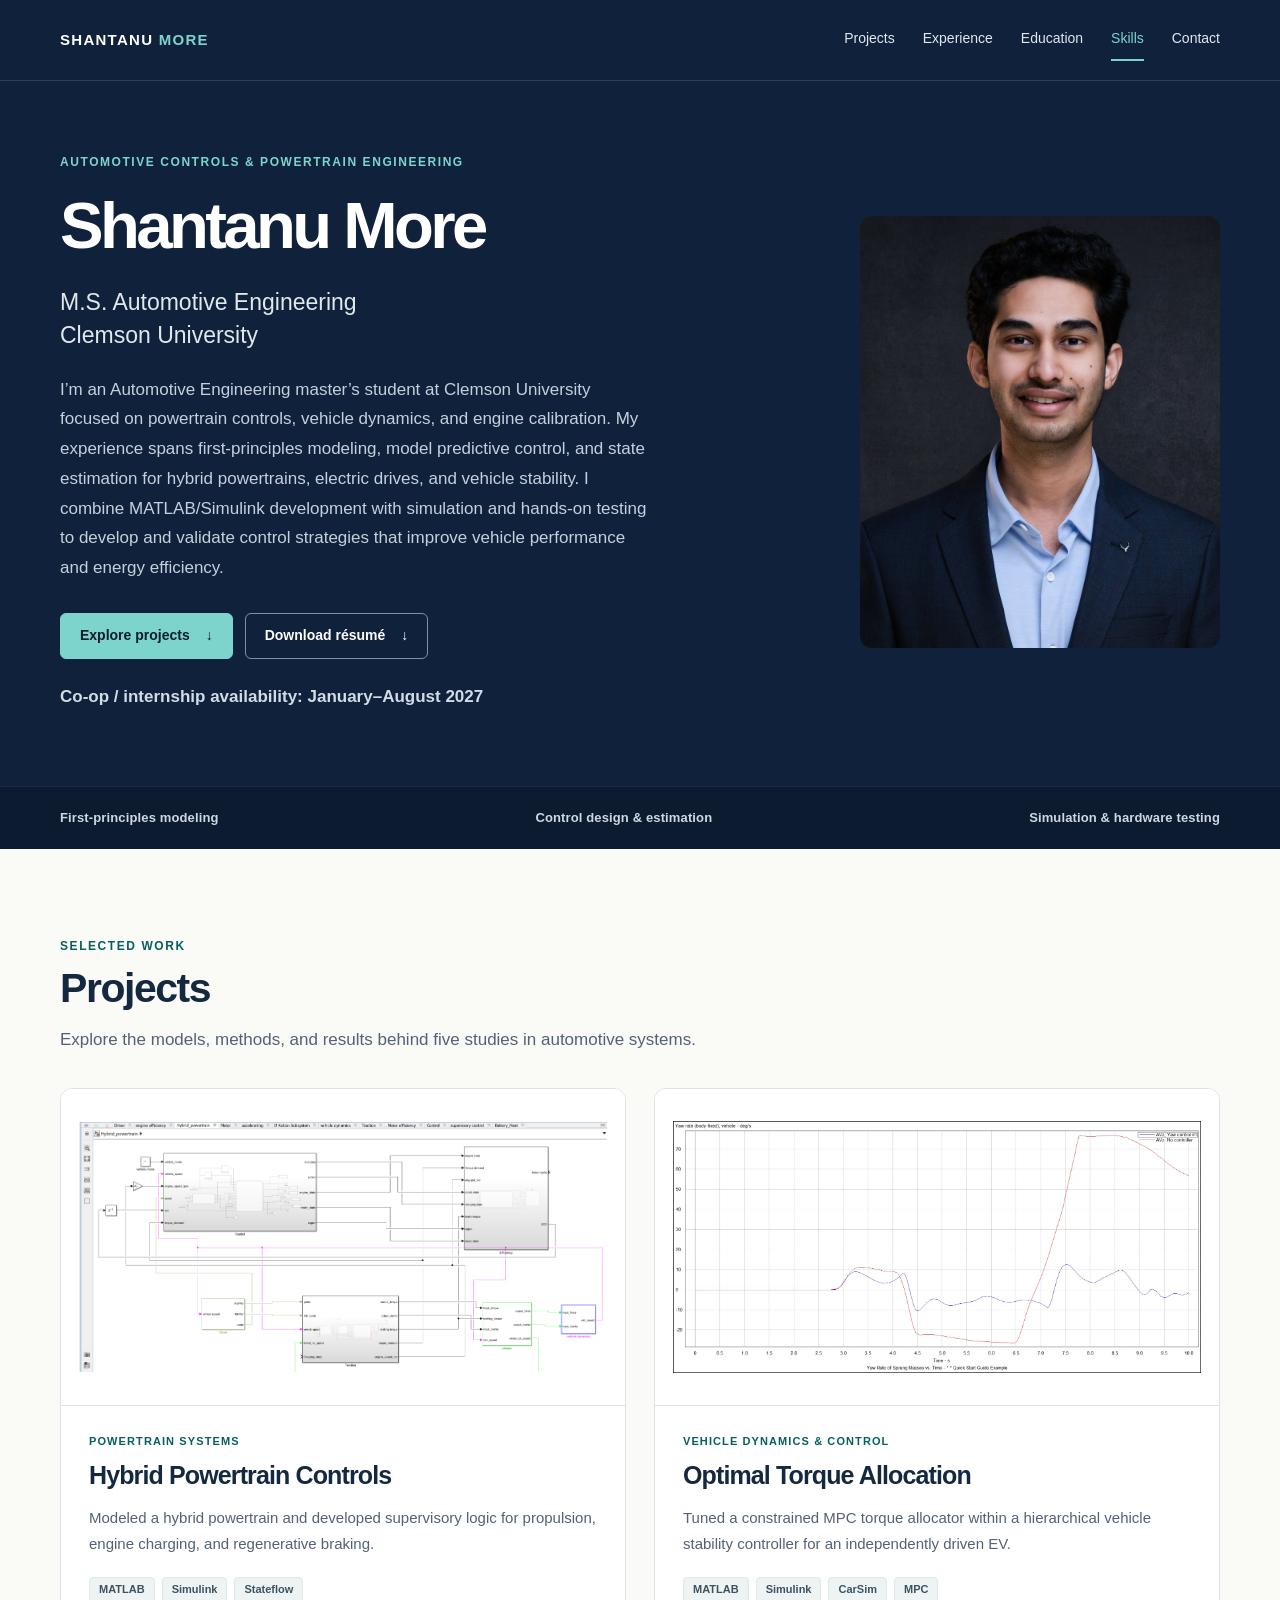
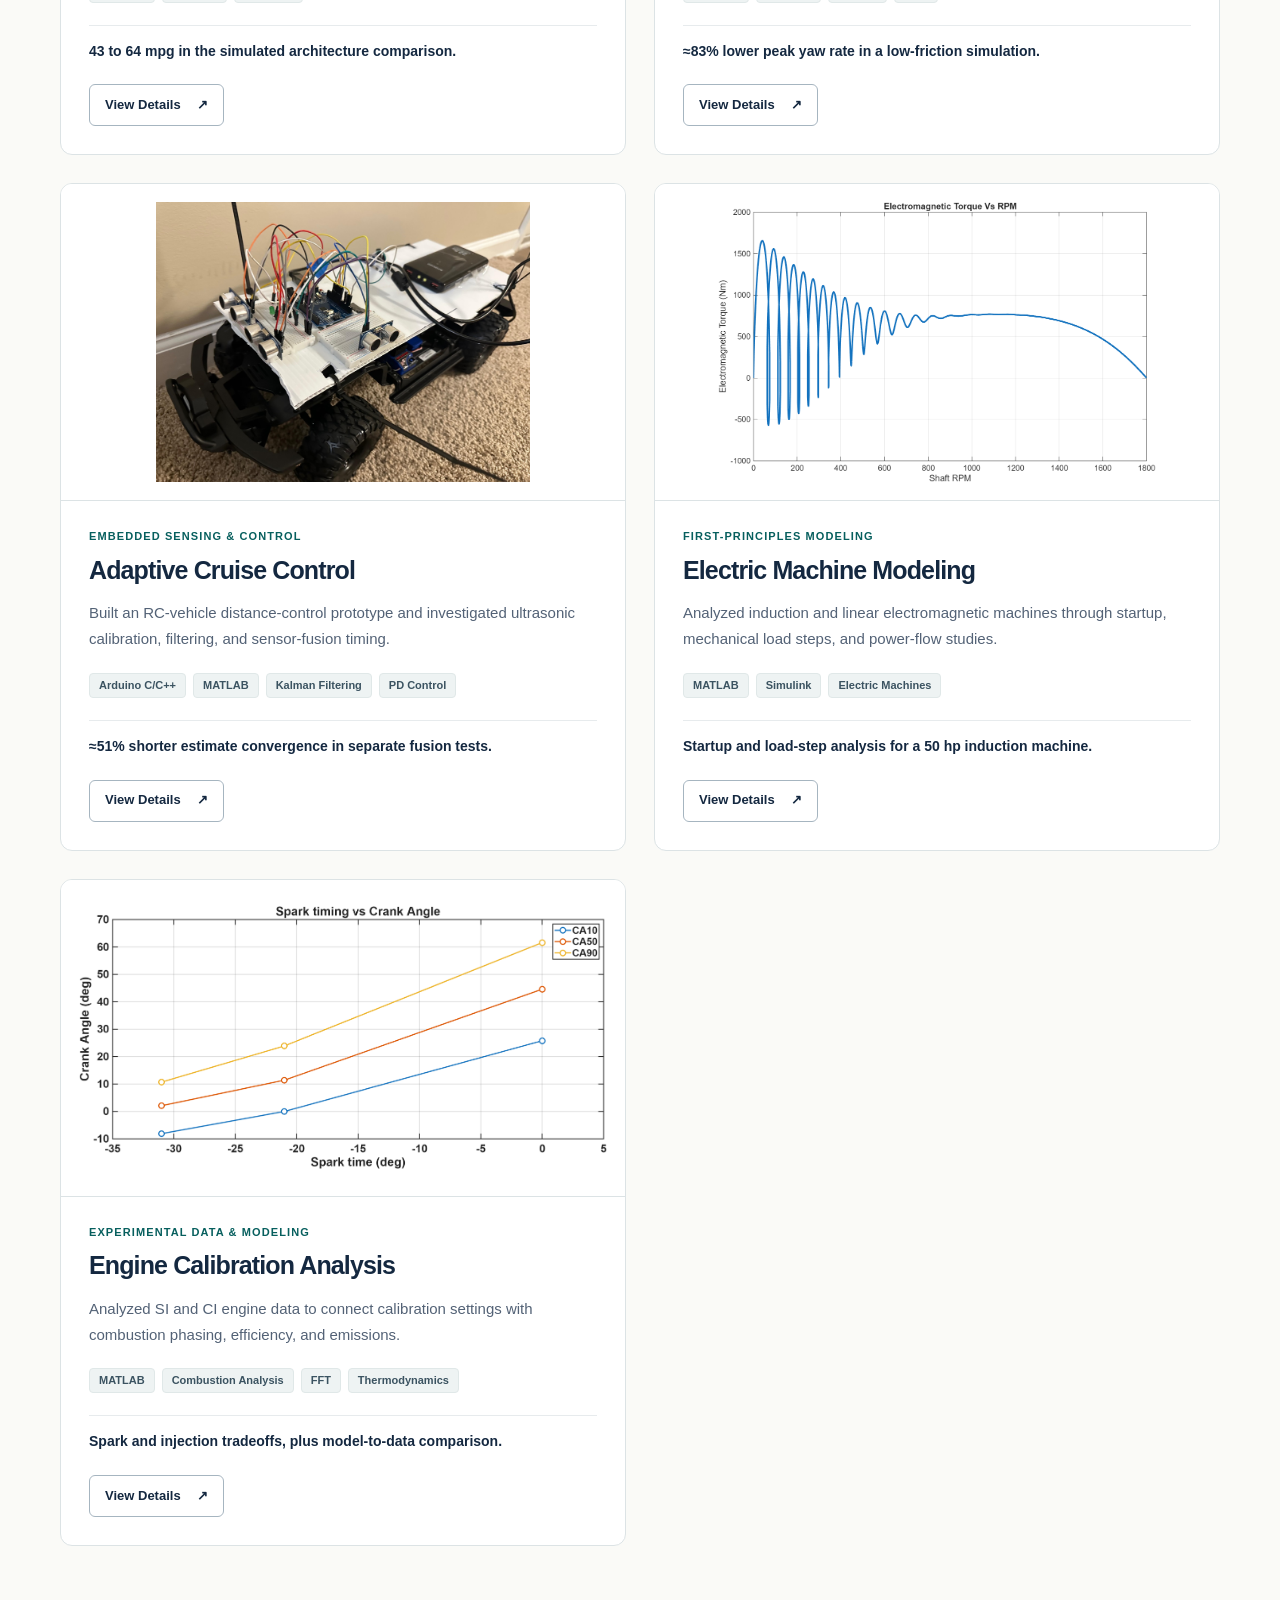
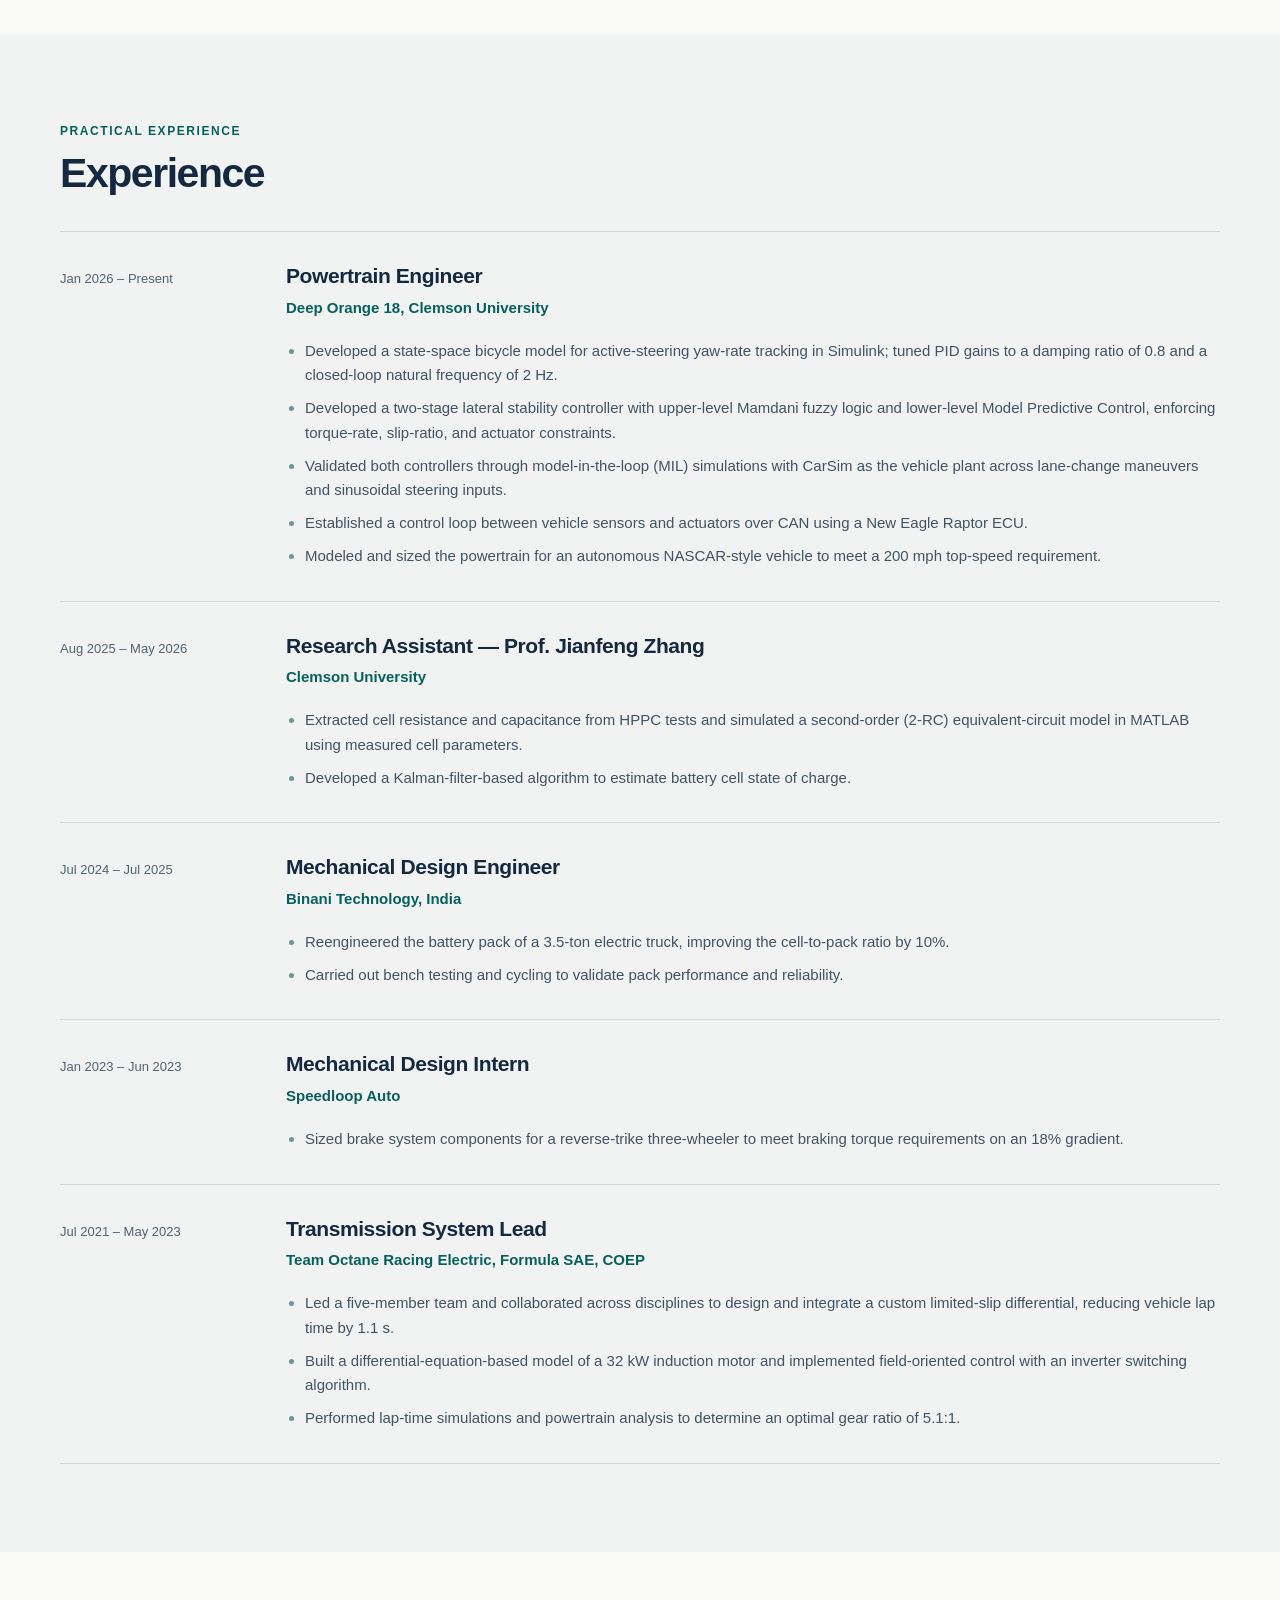
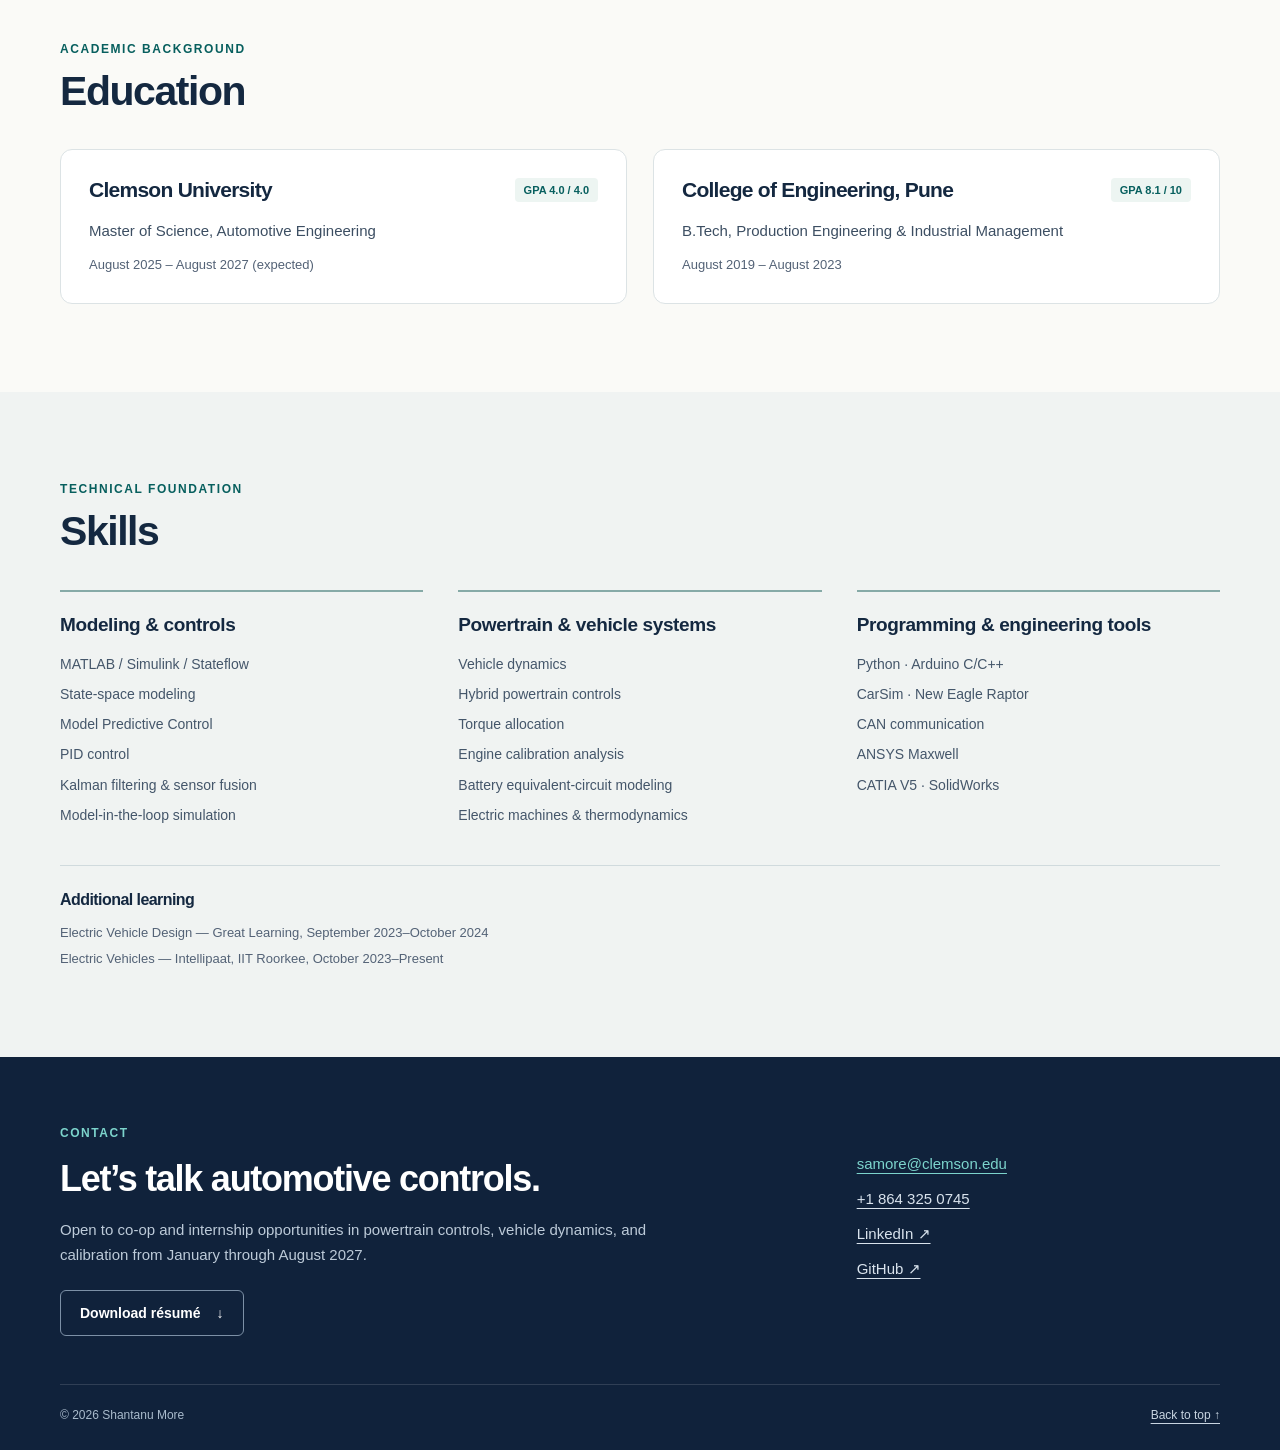
<file: index.html>
<!DOCTYPE html>
<html lang="en">
<head>
<meta charset="UTF-8">
<meta name="viewport" content="width=device-width, initial-scale=1">
<title>Automotive Controls &amp; Powertrain Engineering | Shantanu More</title>
<meta name="description" content="Shantanu More’s portfolio: vehicle controls, hybrid powertrains, sensing, electric-machine modeling, and engine calibration analysis.">
<meta name="theme-color" content="#10223b">
<link rel="icon" href="assets/favicon.svg" type="image/svg+xml">
<link rel="stylesheet" href="css/styles.css">
<script src="js/script.js" defer></script>
</head>
<body class="home-page">
<a class="skip-link" href="#main">Skip to content</a><header class="site-header"><div class="container header-inner">
<a class="brand" href="#home" aria-label="Shantanu More, home">SHANTANU<span> MORE</span></a><button class="menu-toggle" type="button" aria-controls="site-nav" aria-expanded="false" hidden>Menu</button><nav id="site-nav" class="site-nav" aria-label="Primary navigation"><a href="#projects">Projects</a><a href="#experience">Experience</a><a href="#education">Education</a><a href="#skills">Skills</a><a href="#contact">Contact</a></nav>
</div></header><main id="main"><section id="home" class="hero"><div class="container hero-grid">
<div class="hero-copy">
<p class="eyebrow">Automotive controls &amp; powertrain engineering</p>
<h1>Shantanu More</h1>
<p class="lead">M.S. Automotive Engineering<br>Clemson University</p>
<p class="hero-summary">I’m an Automotive Engineering master’s student at Clemson University focused on powertrain controls, vehicle dynamics, and engine calibration. My experience spans first-principles modeling, model predictive control, and state estimation for hybrid powertrains, electric drives, and vehicle stability. I combine MATLAB/Simulink development with simulation and hands-on testing to develop and validate control strategies that improve vehicle performance and energy efficiency.</p>
<div class="button-row">
<a class="button button-primary" href="#projects">Explore projects <span aria-hidden="true">↓</span></a><a class="button button-secondary" href="assets/Shantanu_More_Resume.pdf" download>Download résumé <span aria-hidden="true">↓</span></a>
</div>
<p class="availability">Co-op / internship availability: January–August 2027</p>
</div>
<figure class="hero-photo"><img src="assets/profile.jpg" alt="Shantanu More" width="900" height="1351" fetchpriority="high"></figure>
</div></section><div class="expertise-strip"><div class="container">
<span>First-principles modeling</span><span>Control design &amp; estimation</span><span>Simulation &amp; hardware testing</span>
</div></div>
<section id="projects" class="section"><div class="container">
<div class="section-heading">
<p class="eyebrow">Selected work</p>
<h2>Projects</h2>
<p>Explore the models, methods, and results behind five studies in automotive systems.</p>
</div>
<div class="project-grid">
<article class="project-card"><a class="project-image" href="projects/hybrid-powertrain.html" tabindex="-1" aria-hidden="true"><img src="assets/figures/hybrid-architecture.png" alt="" width="1253" height="594" loading="lazy" decoding="async"></a><div class="project-card-body">
<p class="project-category">Powertrain systems</p>
<h3><a href="projects/hybrid-powertrain.html">Hybrid Powertrain Controls</a></h3>
<p class="project-summary">Modeled a hybrid powertrain and developed supervisory logic for propulsion, engine charging, and regenerative braking.</p>
<div class="tags">
<span>MATLAB</span><span>Simulink</span><span>Stateflow</span>
</div>
<p class="project-result">43 to 64 mpg in the simulated architecture comparison.</p>
<div class="project-card-footer"><a class="button button-secondary" href="projects/hybrid-powertrain.html" aria-label="View details: Hybrid Powertrain Controls">View Details <span aria-hidden="true">↗</span></a></div>
</div></article><article class="project-card"><a class="project-image" href="projects/optimal-torque-allocation.html" tabindex="-1" aria-hidden="true"><img src="assets/figures/torque-yaw-low-friction.jpeg" alt="" width="1600" height="763" loading="lazy" decoding="async"></a><div class="project-card-body">
<p class="project-category">Vehicle dynamics &amp; control</p>
<h3><a href="projects/optimal-torque-allocation.html">Optimal Torque Allocation</a></h3>
<p class="project-summary">Tuned a constrained MPC torque allocator within a hierarchical vehicle stability controller for an independently driven EV.</p>
<div class="tags">
<span>MATLAB</span><span>Simulink</span><span>CarSim</span><span>MPC</span>
</div>
<p class="project-result">≈83% lower peak yaw rate in a low-friction simulation.</p>
<div class="project-card-footer"><a class="button button-secondary" href="projects/optimal-torque-allocation.html" aria-label="View details: Optimal Torque Allocation">View Details <span aria-hidden="true">↗</span></a></div>
</div></article><article class="project-card"><a class="project-image" href="projects/adaptive-cruise-control.html" tabindex="-1" aria-hidden="true"><img src="assets/figures/acc-vehicle.png" alt="" width="940" height="705" loading="lazy" decoding="async"></a><div class="project-card-body">
<p class="project-category">Embedded sensing &amp; control</p>
<h3><a href="projects/adaptive-cruise-control.html">Adaptive Cruise Control</a></h3>
<p class="project-summary">Built an RC-vehicle distance-control prototype and investigated ultrasonic calibration, filtering, and sensor-fusion timing.</p>
<div class="tags">
<span>Arduino C/C++</span><span>MATLAB</span><span>Kalman Filtering</span><span>PD Control</span>
</div>
<p class="project-result">≈51% shorter estimate convergence in separate fusion tests.</p>
<div class="project-card-footer"><a class="button button-secondary" href="projects/adaptive-cruise-control.html" aria-label="View details: Adaptive Cruise Control">View Details <span aria-hidden="true">↗</span></a></div>
</div></article><article class="project-card"><a class="project-image" href="projects/electric-machine-modeling.html" tabindex="-1" aria-hidden="true"><img src="assets/figures/motor-torque-speed.png" alt="" width="1160" height="741" loading="lazy" decoding="async"></a><div class="project-card-body">
<p class="project-category">First-principles modeling</p>
<h3><a href="projects/electric-machine-modeling.html">Electric Machine Modeling</a></h3>
<p class="project-summary">Analyzed induction and linear electromagnetic machines through startup, mechanical load steps, and power-flow studies.</p>
<div class="tags">
<span>MATLAB</span><span>Simulink</span><span>Electric Machines</span>
</div>
<p class="project-result">Startup and load-step analysis for a 50 hp induction machine.</p>
<div class="project-card-footer"><a class="button button-secondary" href="projects/electric-machine-modeling.html" aria-label="View details: Electric Machine Modeling">View Details <span aria-hidden="true">↗</span></a></div>
</div></article><article class="project-card"><a class="project-image" href="projects/engine-calibration-analysis.html" tabindex="-1" aria-hidden="true"><img src="assets/figures/engine-spark-phasing.png" alt="" width="1253" height="623" loading="lazy" decoding="async"></a><div class="project-card-body">
<p class="project-category">Experimental data &amp; modeling</p>
<h3><a href="projects/engine-calibration-analysis.html">Engine Calibration Analysis</a></h3>
<p class="project-summary">Analyzed SI and CI engine data to connect calibration settings with combustion phasing, efficiency, and emissions.</p>
<div class="tags">
<span>MATLAB</span><span>Combustion Analysis</span><span>FFT</span><span>Thermodynamics</span>
</div>
<p class="project-result">Spark and injection tradeoffs, plus model-to-data comparison.</p>
<div class="project-card-footer"><a class="button button-secondary" href="projects/engine-calibration-analysis.html" aria-label="View details: Engine Calibration Analysis">View Details <span aria-hidden="true">↗</span></a></div>
</div></article>
</div>
</div></section><section id="experience" class="section section-soft"><div class="container">
<div class="section-heading">
<p class="eyebrow">Practical experience</p>
<h2>Experience</h2>
</div>
<div class="experience-list">
<article class="experience-item"><div class="experience-meta">Jan 2026 – Present</div>
<div class="experience-content">
<h3>Powertrain Engineer</h3>
<p class="org">Deep Orange 18, Clemson University</p>
<ul>
<li>Developed a state-space bicycle model for active-steering yaw-rate tracking in Simulink; tuned PID gains to a damping ratio of 0.8 and a closed-loop natural frequency of 2 Hz.</li>
<li>Developed a two-stage lateral stability controller with upper-level Mamdani fuzzy logic and lower-level Model Predictive Control, enforcing torque-rate, slip-ratio, and actuator constraints.</li>
<li>Validated both controllers through model-in-the-loop (MIL) simulations with CarSim as the vehicle plant across lane-change maneuvers and sinusoidal steering inputs.</li>
<li>Established a control loop between vehicle sensors and actuators over CAN using a New Eagle Raptor ECU.</li>
<li>Modeled and sized the powertrain for an autonomous NASCAR-style vehicle to meet a 200 mph top-speed requirement.</li>
</ul>
</div></article><article class="experience-item"><div class="experience-meta">Aug 2025 – May 2026</div>
<div class="experience-content">
<h3>Research Assistant — Prof. Jianfeng Zhang</h3>
<p class="org">Clemson University</p>
<ul>
<li>Extracted cell resistance and capacitance from HPPC tests and simulated a second-order (2-RC) equivalent-circuit model in MATLAB using measured cell parameters.</li>
<li>Developed a Kalman-filter-based algorithm to estimate battery cell state of charge.</li>
</ul>
</div></article><article class="experience-item"><div class="experience-meta">Jul 2024 – Jul 2025</div>
<div class="experience-content">
<h3>Mechanical Design Engineer</h3>
<p class="org">Binani Technology, India</p>
<ul>
<li>Reengineered the battery pack of a 3.5-ton electric truck, improving the cell-to-pack ratio by 10%.</li>
<li>Carried out bench testing and cycling to validate pack performance and reliability.</li>
</ul>
</div></article><article class="experience-item"><div class="experience-meta">Jan 2023 – Jun 2023</div>
<div class="experience-content">
<h3>Mechanical Design Intern</h3>
<p class="org">Speedloop Auto</p>
<ul><li>Sized brake system components for a reverse-trike three-wheeler to meet braking torque requirements on an 18% gradient.</li></ul>
</div></article><article class="experience-item"><div class="experience-meta">Jul 2021 – May 2023</div>
<div class="experience-content">
<h3>Transmission System Lead</h3>
<p class="org">Team Octane Racing Electric, Formula SAE, COEP</p>
<ul>
<li>Led a five-member team and collaborated across disciplines to design and integrate a custom limited-slip differential, reducing vehicle lap time by 1.1 s.</li>
<li>Built a differential-equation-based model of a 32 kW induction motor and implemented field-oriented control with an inverter switching algorithm.</li>
<li>Performed lap-time simulations and powertrain analysis to determine an optimal gear ratio of 5.1:1.</li>
</ul>
</div></article>
</div>
</div></section><section id="education" class="section"><div class="container">
<div class="section-heading">
<p class="eyebrow">Academic background</p>
<h2>Education</h2>
</div>
<div class="education-grid">
<article class="education-card"><div class="row-title">
<h3>Clemson University</h3>
<span class="gpa">GPA 4.0 / 4.0</span>
</div>
<p class="degree">Master of Science, Automotive Engineering</p>
<p class="meta">August 2025 – August 2027 (expected)</p></article><article class="education-card"><div class="row-title">
<h3>College of Engineering, Pune</h3>
<span class="gpa">GPA 8.1 / 10</span>
</div>
<p class="degree">B.Tech, Production Engineering &amp; Industrial Management</p>
<p class="meta">August 2019 – August 2023</p></article>
</div>
</div></section><section id="skills" class="section section-soft"><div class="container">
<div class="section-heading">
<p class="eyebrow">Technical foundation</p>
<h2>Skills</h2>
</div>
<div class="skills-grid">
<div class="skill-group">
<h3>Modeling &amp; controls</h3>
<ul>
<li>MATLAB / Simulink / Stateflow</li>
<li>State-space modeling</li>
<li>Model Predictive Control</li>
<li>PID control</li>
<li>Kalman filtering &amp; sensor fusion</li>
<li>Model-in-the-loop simulation</li>
</ul>
</div>
<div class="skill-group">
<h3>Powertrain &amp; vehicle systems</h3>
<ul>
<li>Vehicle dynamics</li>
<li>Hybrid powertrain controls</li>
<li>Torque allocation</li>
<li>Engine calibration analysis</li>
<li>Battery equivalent-circuit modeling</li>
<li>Electric machines &amp; thermodynamics</li>
</ul>
</div>
<div class="skill-group">
<h3>Programming &amp; engineering tools</h3>
<ul>
<li>Python · Arduino C/C++</li>
<li>CarSim · New Eagle Raptor</li>
<li>CAN communication</li>
<li>ANSYS Maxwell</li>
<li>CATIA V5 · SolidWorks</li>
</ul>
</div>
</div>
<div class="certifications">
<h3>Additional learning</h3>
<p>Electric Vehicle Design — Great Learning, September 2023–October 2024</p>
<p>Electric Vehicles — Intellipaat, IIT Roorkee, October 2023–Present</p>
</div>
</div></section></main><footer id="contact" class="site-footer"><div class="container">
<div class="footer-top">
<div>
<p class="eyebrow">Contact</p>
<h2>Let’s talk automotive controls.</h2>
<p>Open to co-op and internship opportunities in powertrain controls, vehicle dynamics, and calibration from January through August 2027.</p>
<a class="button button-secondary" href="assets/Shantanu_More_Resume.pdf" download>Download résumé <span aria-hidden="true">↓</span></a>
</div>
<div class="contact-links">
<a href="mailto:samore@clemson.edu">samore@clemson.edu</a><a href="tel:+18643250745">+1 864 325 0745</a><a href="https://www.linkedin.com/in/shantanu-more-436786247" target="_blank" rel="noopener noreferrer">LinkedIn ↗</a><a href="https://github.com/samore9901" target="_blank" rel="noopener noreferrer">GitHub ↗</a>
</div>
</div>
<div class="footer-bottom">
<span>© <span id="year">2026</span> Shantanu More</span><a href="#main">Back to top ↑</a>
</div>
</div></footer>
</body>
</html>
</file>
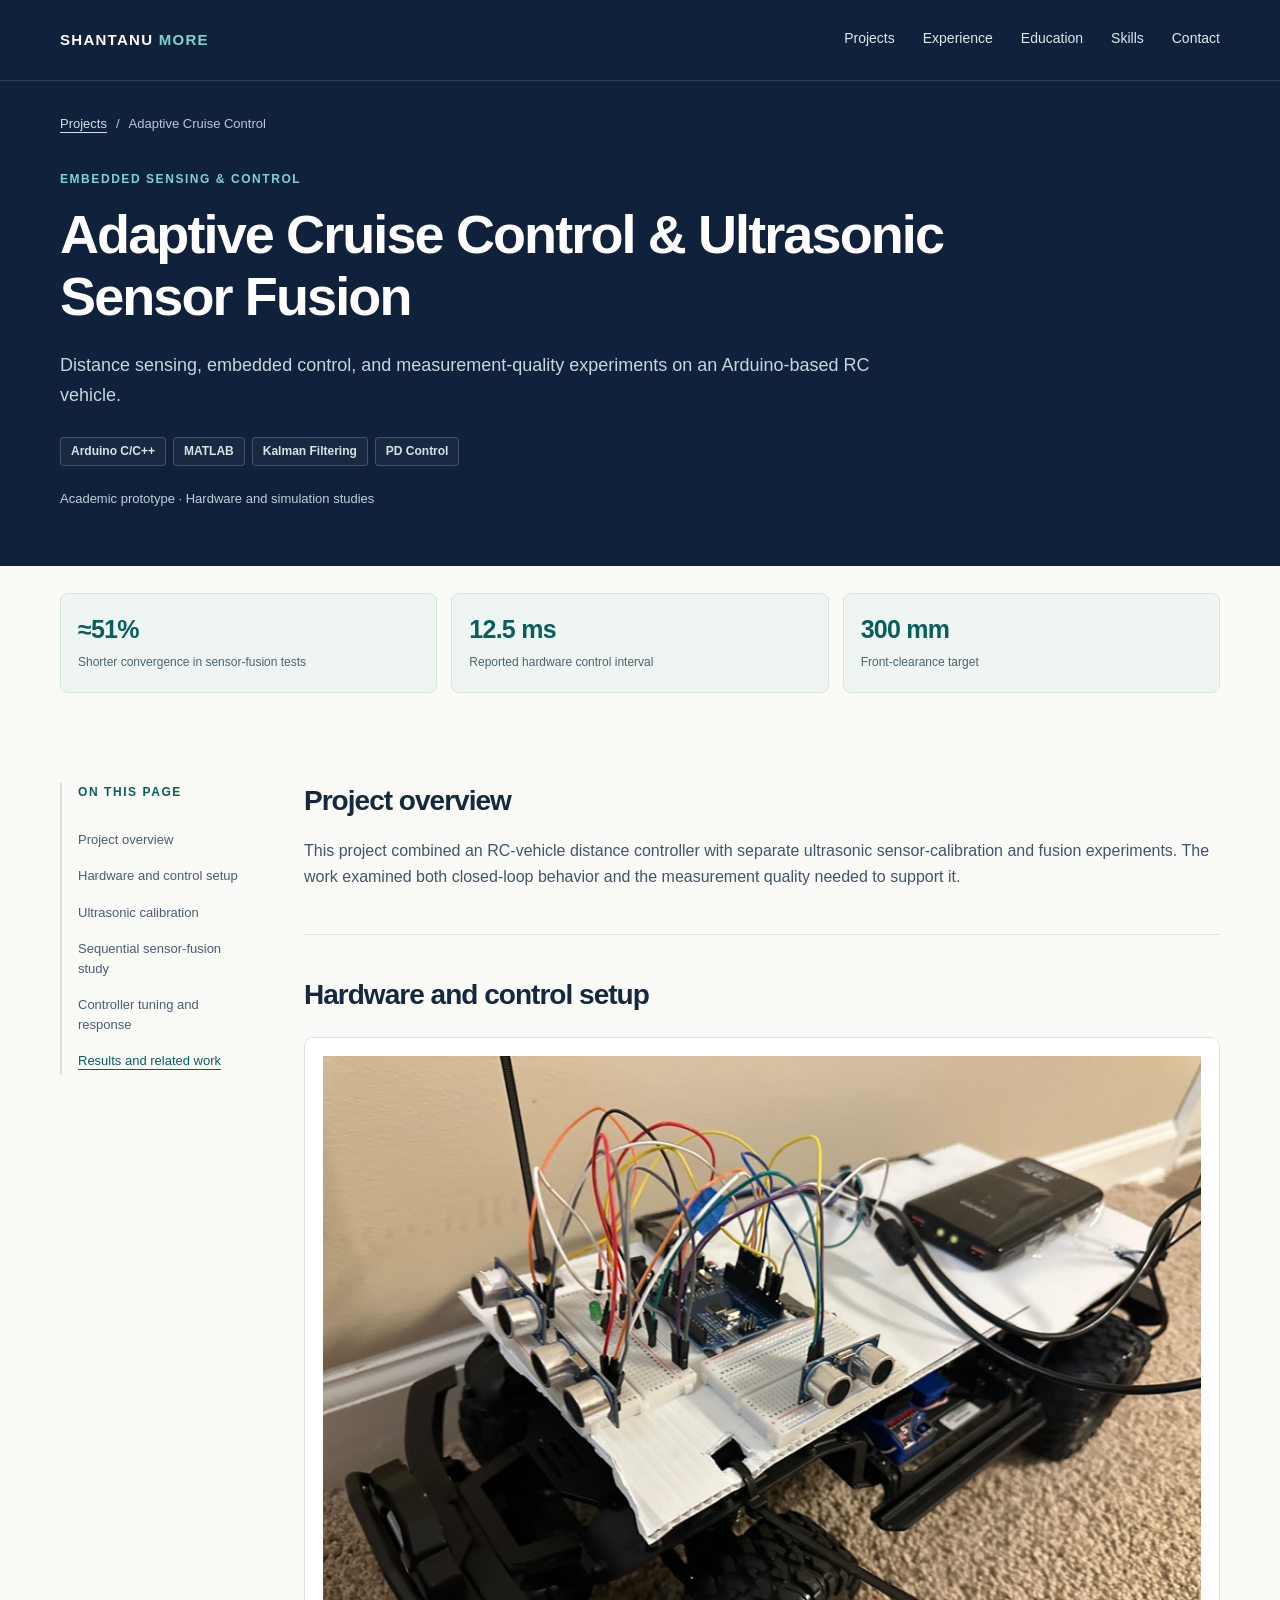
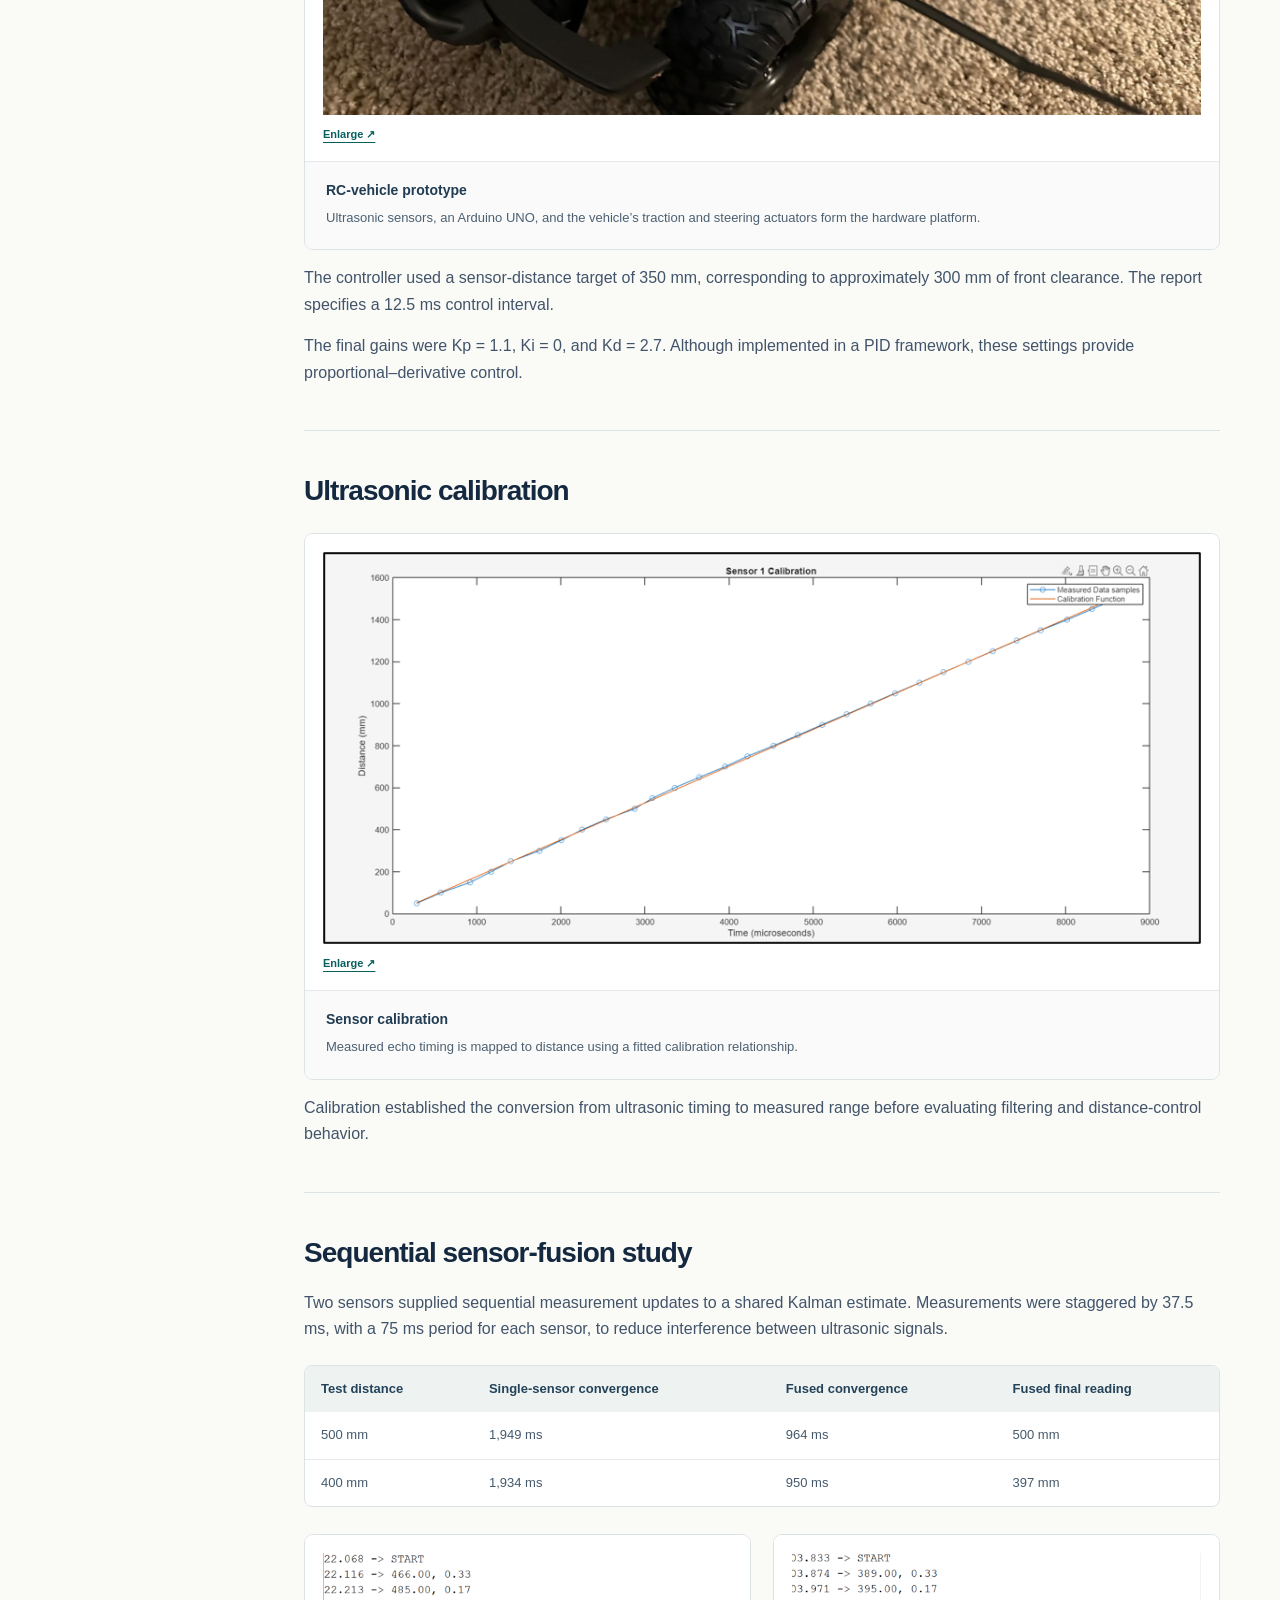
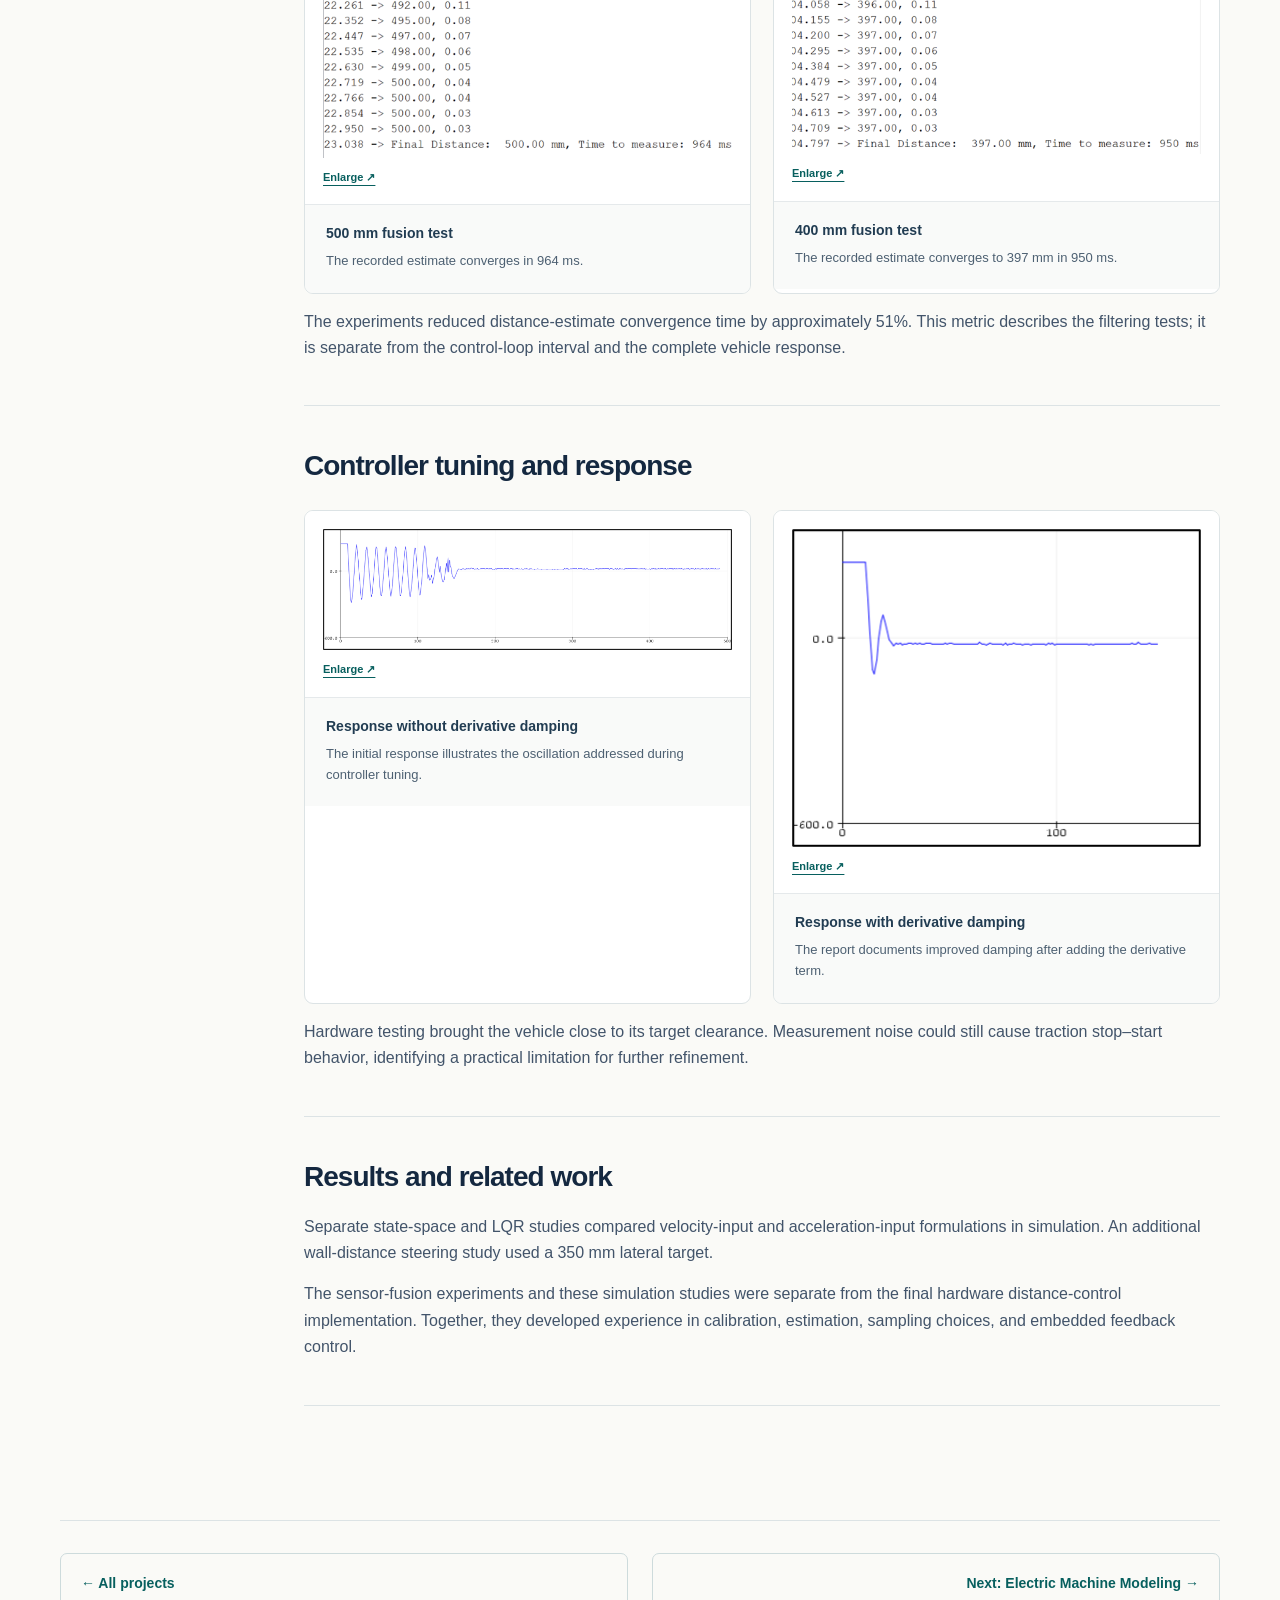
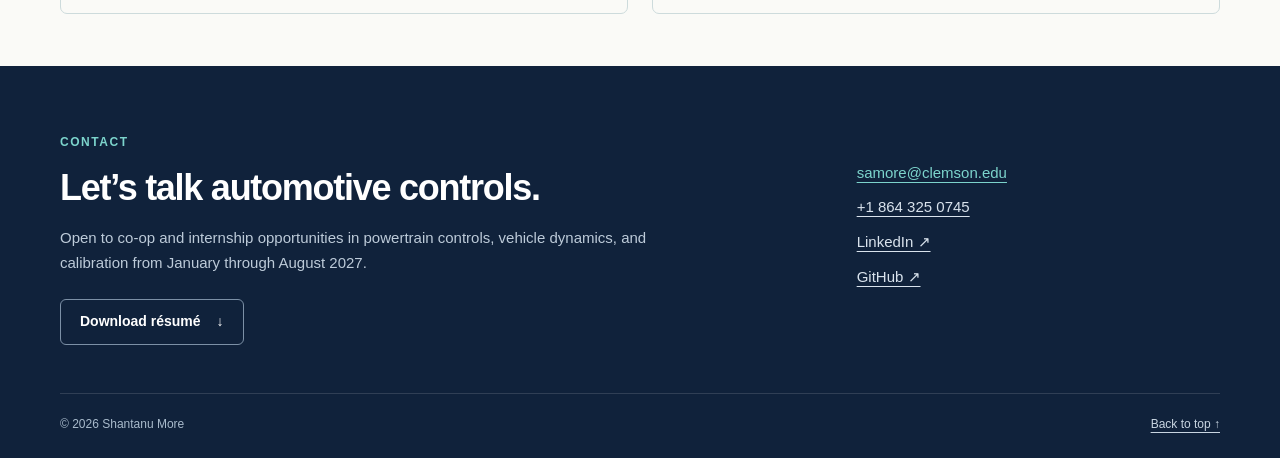
<file: projects/adaptive-cruise-control.html>
<!DOCTYPE html>
<html lang="en">
<head>
<meta charset="UTF-8">
<meta name="viewport" content="width=device-width, initial-scale=1">
<title>Adaptive Cruise Control &amp; Ultrasonic Sensor Fusion | Shantanu More</title>
<meta name="description" content="Distance sensing, embedded control, and measurement-quality experiments on an Arduino-based RC vehicle.">
<meta name="theme-color" content="#10223b">
<link rel="icon" href="../assets/favicon.svg" type="image/svg+xml">
<link rel="stylesheet" href="../css/styles.css">
<script src="../js/script.js" defer></script>
</head>
<body class="project-page">
<a class="skip-link" href="#main">Skip to content</a><header class="site-header"><div class="container header-inner">
<a class="brand" href="../index.html#home" aria-label="Shantanu More, home">SHANTANU<span> MORE</span></a><button class="menu-toggle" type="button" aria-controls="site-nav" aria-expanded="false" hidden>Menu</button><nav id="site-nav" class="site-nav" aria-label="Primary navigation"><a href="../index.html#projects">Projects</a><a href="../index.html#experience">Experience</a><a href="../index.html#education">Education</a><a href="../index.html#skills">Skills</a><a href="../index.html#contact">Contact</a></nav>
</div></header><main id="main"><header class="project-hero"><div class="container">
<nav class="breadcrumb" aria-label="Breadcrumb"><a href="../index.html#projects">Projects</a><span aria-hidden="true">/</span><span>Adaptive Cruise Control</span></nav><p class="eyebrow">Embedded sensing &amp; control</p>
<h1>Adaptive Cruise Control &amp; Ultrasonic Sensor Fusion</h1>
<p class="project-deck">Distance sensing, embedded control, and measurement-quality experiments on an Arduino-based RC vehicle.</p>
<div class="tags">
<span>Arduino C/C++</span><span>MATLAB</span><span>Kalman Filtering</span><span>PD Control</span>
</div>
<p class="project-meta">Academic prototype · Hardware and simulation studies</p>
</div></header><div class="container project-highlights">
<div class="highlight">
<strong>≈51%</strong><span>Shorter convergence in sensor-fusion tests</span>
</div>
<div class="highlight">
<strong>12.5 ms</strong><span>Reported hardware control interval</span>
</div>
<div class="highlight">
<strong>300 mm</strong><span>Front-clearance target</span>
</div>
</div>
<div class="container project-layout">
<aside class="project-toc"><nav aria-label="On this page"><p class="eyebrow">On this page</p>
<ul>
<li><a href="#overview">Project overview</a></li>

<li><a href="#hardware">Hardware and control setup</a></li>
<li><a href="#calibration">Ultrasonic calibration</a></li>
<li><a href="#fusion">Sequential sensor-fusion study</a></li>
<li><a href="#controller-response">Controller tuning and response</a></li>
<li><a href="#scope">Results and related work</a></li>
</ul></nav></aside><article class="project-content"><section id="overview"><h2>Project overview</h2>
<p>This project combined an RC-vehicle distance controller with separate ultrasonic sensor-calibration and fusion experiments. The work examined both closed-loop behavior and the measurement quality needed to support it.</p></section><section id="hardware"><h2>Hardware and control setup</h2>
<figure class="project-figure wide-figure"><a class="figure-link" href="../assets/figures/acc-vehicle.png" data-lightbox aria-label="Enlarge: RC-vehicle prototype"><img src="../assets/figures/acc-vehicle.png" alt="RC-vehicle prototype" width="940" height="705" loading="lazy" decoding="async"><span class="figure-enlarge" aria-hidden="true">Enlarge ↗</span></a><figcaption><strong>RC-vehicle prototype</strong> Ultrasonic sensors, an Arduino UNO, and the vehicle’s traction and steering actuators form the hardware platform.</figcaption></figure><p>The controller used a sensor-distance target of 350 mm, corresponding to approximately 300 mm of front clearance. The report specifies a 12.5 ms control interval.</p>
<p>The final gains were Kp = 1.1, Ki = 0, and Kd = 2.7. Although implemented in a PID framework, these settings provide proportional–derivative control.</p></section><section id="calibration"><h2>Ultrasonic calibration</h2>
<figure class="project-figure wide-figure"><a class="figure-link" href="../assets/figures/acc-calibration.png" data-lightbox aria-label="Enlarge: Sensor calibration"><img src="../assets/figures/acc-calibration.png" alt="Sensor calibration" width="938" height="419" loading="lazy" decoding="async"><span class="figure-enlarge" aria-hidden="true">Enlarge ↗</span></a><figcaption><strong>Sensor calibration</strong> Measured echo timing is mapped to distance using a fitted calibration relationship.</figcaption></figure><p>Calibration established the conversion from ultrasonic timing to measured range before evaluating filtering and distance-control behavior.</p></section><section id="fusion"><h2>Sequential sensor-fusion study</h2>
<p>Two sensors supplied sequential measurement updates to a shared Kalman estimate. Measurements were staggered by 37.5 ms, with a 75 ms period for each sensor, to reduce interference between ultrasonic signals.</p>
<div class="table-wrap" tabindex="0" role="region" aria-label="Data table"><table>
<thead><tr>
<th scope="col">Test distance</th>
<th scope="col">Single-sensor convergence</th>
<th scope="col">Fused convergence</th>
<th scope="col">Fused final reading</th>
</tr></thead>
<tbody>
<tr>
<td>500 mm</td>
<td>1,949 ms</td>
<td>964 ms</td>
<td>500 mm</td>
</tr>
<tr>
<td>400 mm</td>
<td>1,934 ms</td>
<td>950 ms</td>
<td>397 mm</td>
</tr>
</tbody>
</table></div>
<div class="figure-group">
<figure class="project-figure"><a class="figure-link" href="../assets/figures/acc-fusion-500.png" data-lightbox aria-label="Enlarge: 500 mm fusion test"><img src="../assets/figures/acc-fusion-500.png" alt="500 mm fusion test" width="558" height="280" loading="lazy" decoding="async"><span class="figure-enlarge" aria-hidden="true">Enlarge ↗</span></a><figcaption><strong>500 mm fusion test</strong> The recorded estimate converges in 964 ms.</figcaption></figure><figure class="project-figure"><a class="figure-link" href="../assets/figures/acc-fusion-400.png" data-lightbox aria-label="Enlarge: 400 mm fusion test"><img src="../assets/figures/acc-fusion-400.png" alt="400 mm fusion test" width="582" height="287" loading="lazy" decoding="async"><span class="figure-enlarge" aria-hidden="true">Enlarge ↗</span></a><figcaption><strong>400 mm fusion test</strong> The recorded estimate converges to 397 mm in 950 ms.</figcaption></figure>
</div>
<p>The experiments reduced distance-estimate convergence time by approximately 51%. This metric describes the filtering tests; it is separate from the control-loop interval and the complete vehicle response.</p></section><section id="controller-response"><h2>Controller tuning and response</h2>
<div class="figure-group">
<figure class="project-figure"><a class="figure-link" href="../assets/figures/acc-response-initial.png" data-lightbox aria-label="Enlarge: Response without derivative damping"><img src="../assets/figures/acc-response-initial.png" alt="Response without derivative damping" width="790" height="234" loading="lazy" decoding="async"><span class="figure-enlarge" aria-hidden="true">Enlarge ↗</span></a><figcaption><strong>Response without derivative damping</strong> The initial response illustrates the oscillation addressed during controller tuning.</figcaption></figure><figure class="project-figure"><a class="figure-link" href="../assets/figures/acc-response-tuned.png" data-lightbox aria-label="Enlarge: Response with derivative damping"><img src="../assets/figures/acc-response-tuned.png" alt="Response with derivative damping" width="407" height="316" loading="lazy" decoding="async"><span class="figure-enlarge" aria-hidden="true">Enlarge ↗</span></a><figcaption><strong>Response with derivative damping</strong> The report documents improved damping after adding the derivative term.</figcaption></figure>
</div>
<p>Hardware testing brought the vehicle close to its target clearance. Measurement noise could still cause traction stop–start behavior, identifying a practical limitation for further refinement.</p></section><section id="scope"><h2>Results and related work</h2>
<p>Separate state-space and LQR studies compared velocity-input and acceleration-input formulations in simulation. An additional wall-distance steering study used a 350 mm lateral target.</p>
<p>The sensor-fusion experiments and these simulation studies were separate from the final hardware distance-control implementation. Together, they developed experience in calibration, estimation, sampling choices, and embedded feedback control.</p></section></article>
</div>
<nav class="container project-pagination" aria-label="Project navigation"><a href="../index.html#projects">← All projects</a><a href="electric-machine-modeling.html">Next: Electric Machine Modeling →</a></nav></main><footer id="contact" class="site-footer"><div class="container">
<div class="footer-top">
<div>
<p class="eyebrow">Contact</p>
<h2>Let’s talk automotive controls.</h2>
<p>Open to co-op and internship opportunities in powertrain controls, vehicle dynamics, and calibration from January through August 2027.</p>
<a class="button button-secondary" href="../assets/Shantanu_More_Resume.pdf" download>Download résumé <span aria-hidden="true">↓</span></a>
</div>
<div class="contact-links">
<a href="mailto:samore@clemson.edu">samore@clemson.edu</a><a href="tel:+18643250745">+1 864 325 0745</a><a href="https://www.linkedin.com/in/shantanu-more-436786247" target="_blank" rel="noopener noreferrer">LinkedIn ↗</a><a href="https://github.com/samore9901" target="_blank" rel="noopener noreferrer">GitHub ↗</a>
</div>
</div>
<div class="footer-bottom">
<span>© <span id="year">2026</span> Shantanu More</span><a href="#main">Back to top ↑</a>
</div>
</div></footer>
</body>
</html>
</file>
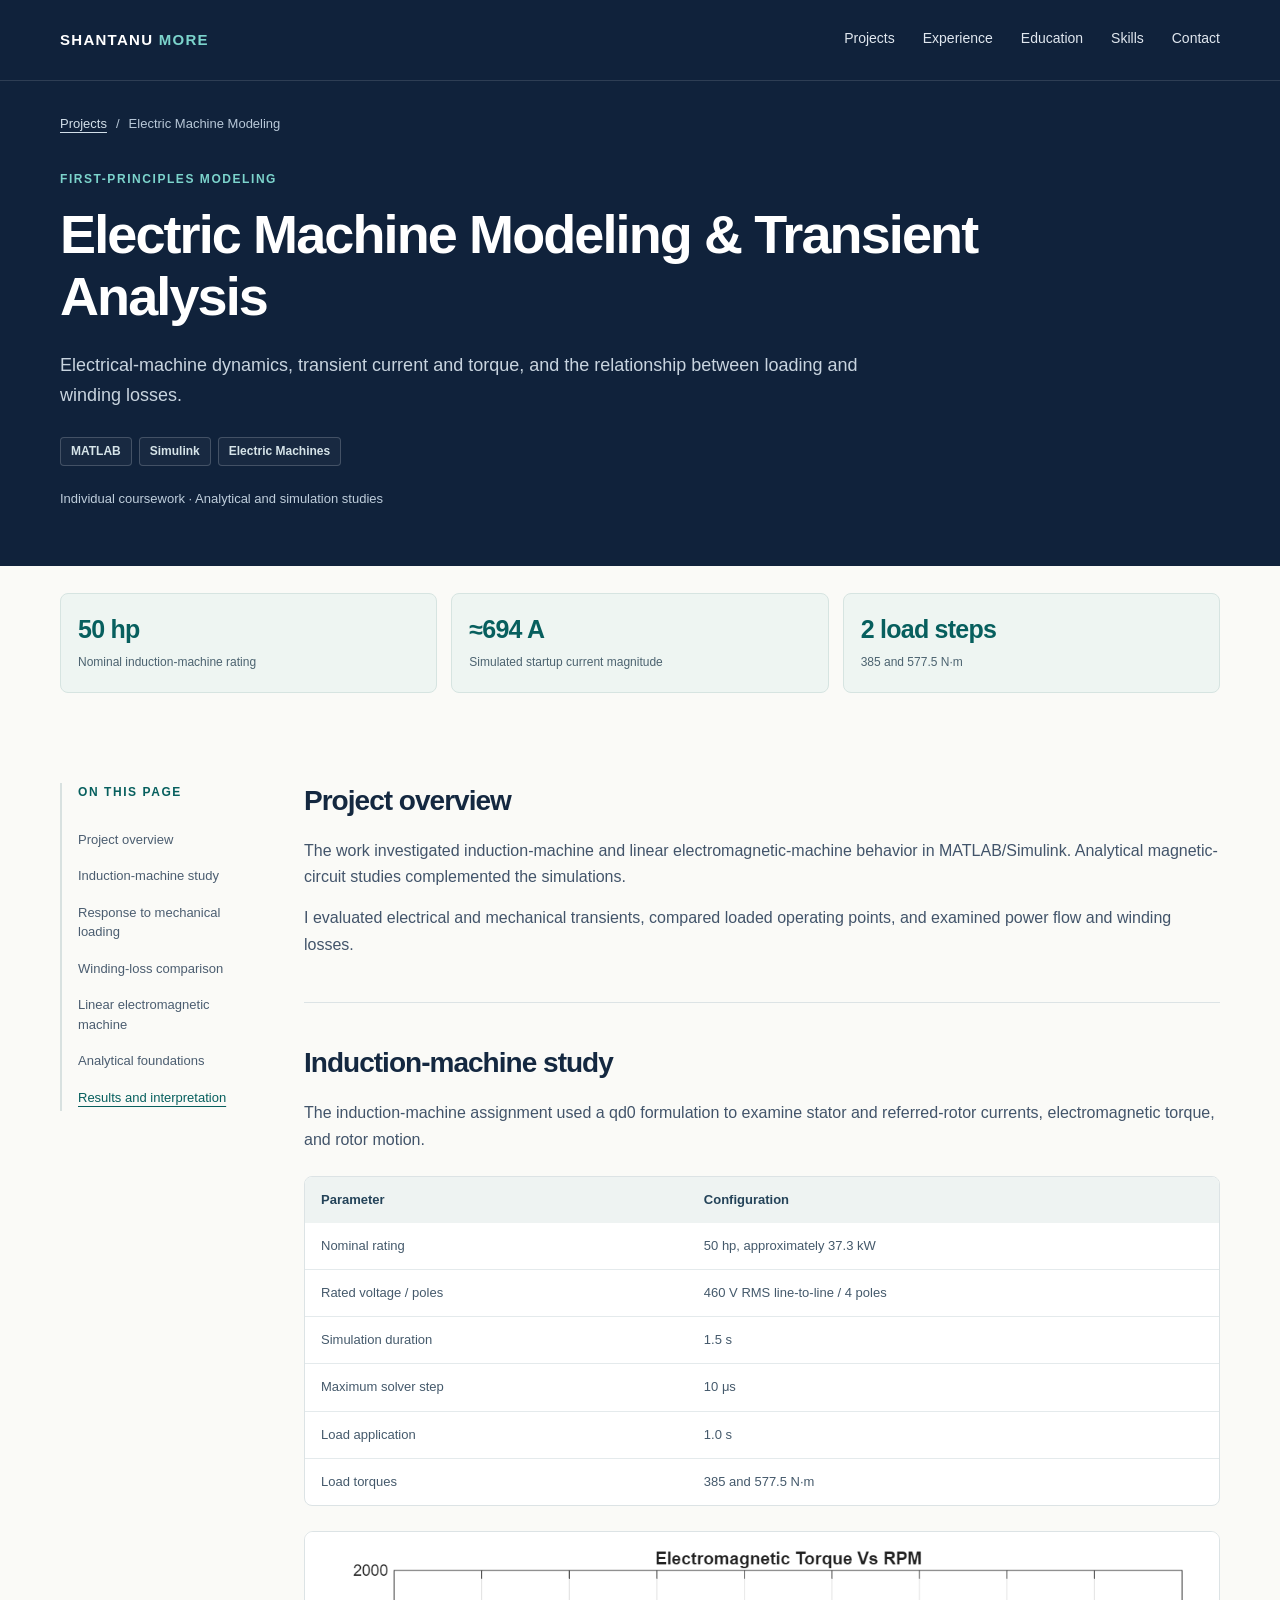
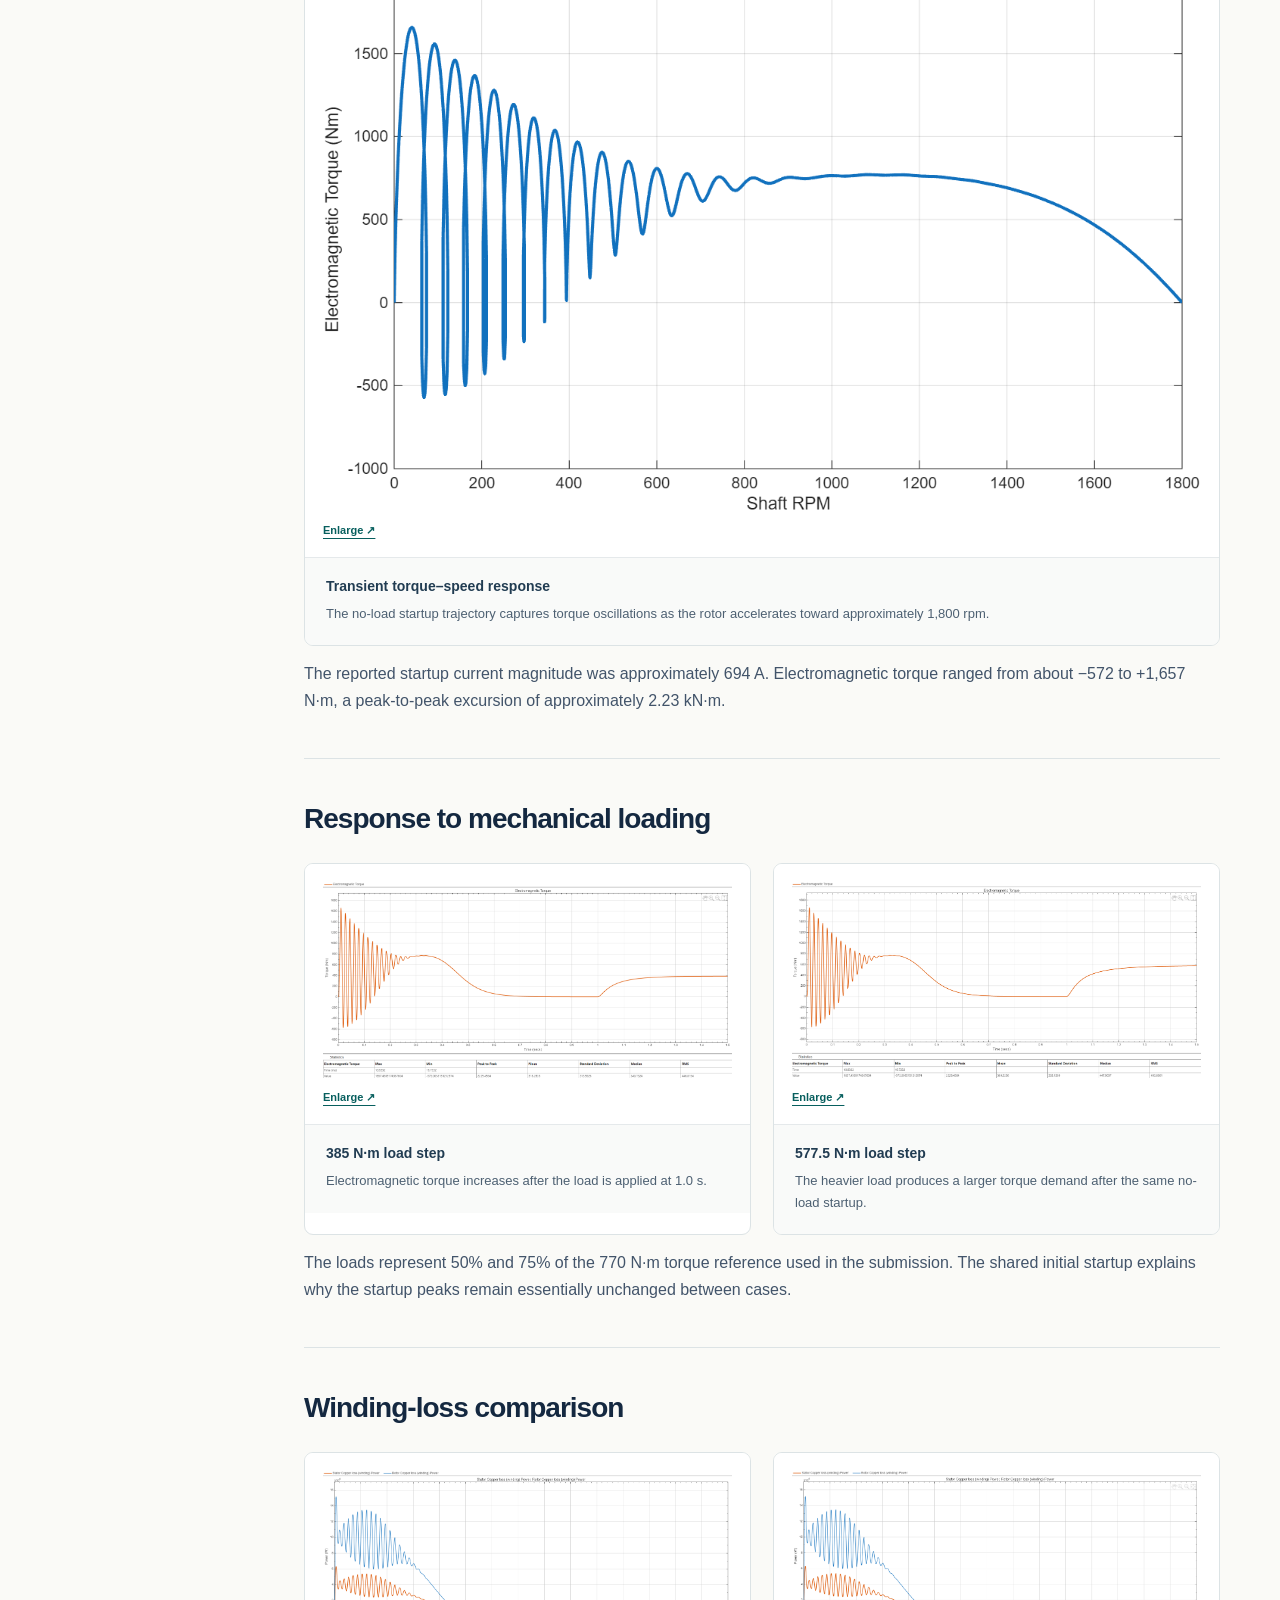
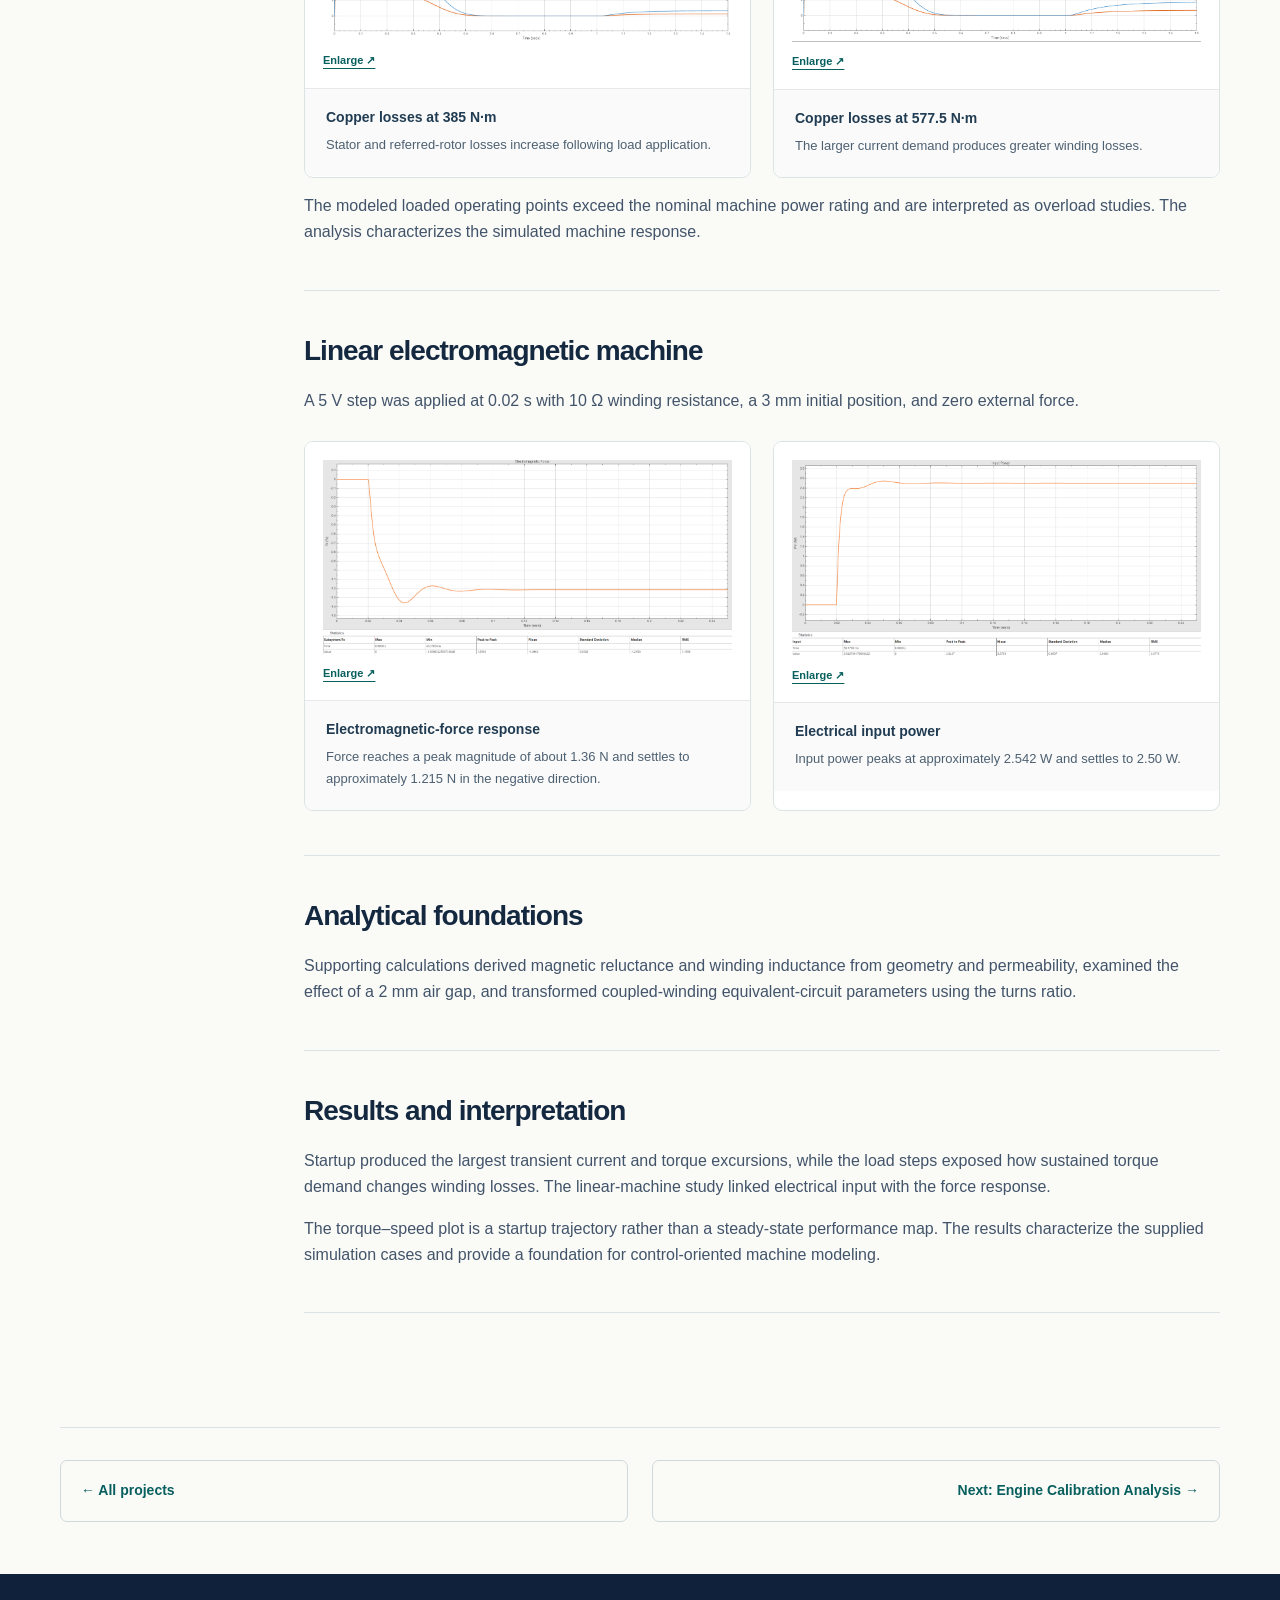
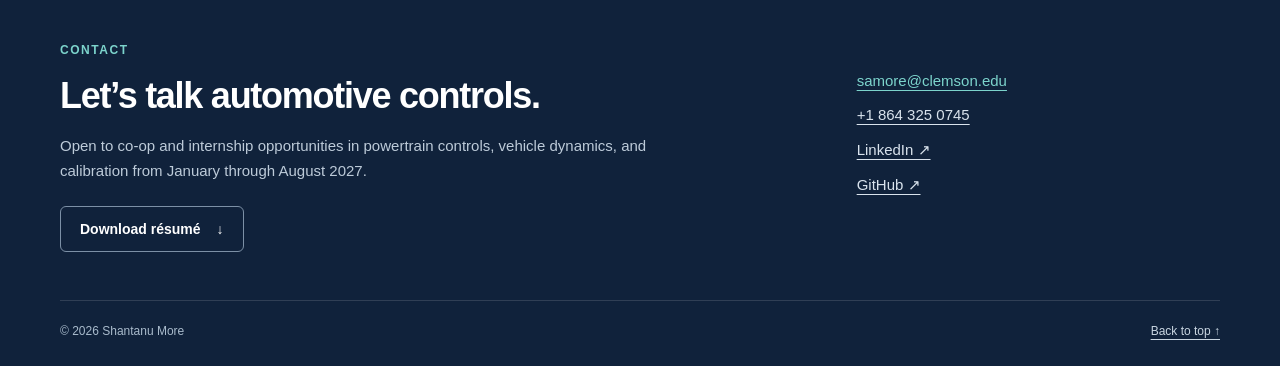
<file: projects/electric-machine-modeling.html>
<!DOCTYPE html>
<html lang="en">
<head>
<meta charset="UTF-8">
<meta name="viewport" content="width=device-width, initial-scale=1">
<title>Electric Machine Modeling &amp; Transient Analysis | Shantanu More</title>
<meta name="description" content="Electrical-machine dynamics, transient current and torque, and the relationship between loading and winding losses.">
<meta name="theme-color" content="#10223b">
<link rel="icon" href="../assets/favicon.svg" type="image/svg+xml">
<link rel="stylesheet" href="../css/styles.css">
<script src="../js/script.js" defer></script>
</head>
<body class="project-page">
<a class="skip-link" href="#main">Skip to content</a><header class="site-header"><div class="container header-inner">
<a class="brand" href="../index.html#home" aria-label="Shantanu More, home">SHANTANU<span> MORE</span></a><button class="menu-toggle" type="button" aria-controls="site-nav" aria-expanded="false" hidden>Menu</button><nav id="site-nav" class="site-nav" aria-label="Primary navigation"><a href="../index.html#projects">Projects</a><a href="../index.html#experience">Experience</a><a href="../index.html#education">Education</a><a href="../index.html#skills">Skills</a><a href="../index.html#contact">Contact</a></nav>
</div></header><main id="main"><header class="project-hero"><div class="container">
<nav class="breadcrumb" aria-label="Breadcrumb"><a href="../index.html#projects">Projects</a><span aria-hidden="true">/</span><span>Electric Machine Modeling</span></nav><p class="eyebrow">First-principles modeling</p>
<h1>Electric Machine Modeling &amp; Transient Analysis</h1>
<p class="project-deck">Electrical-machine dynamics, transient current and torque, and the relationship between loading and winding losses.</p>
<div class="tags">
<span>MATLAB</span><span>Simulink</span><span>Electric Machines</span>
</div>
<p class="project-meta">Individual coursework · Analytical and simulation studies</p>
</div></header><div class="container project-highlights">
<div class="highlight">
<strong>50 hp</strong><span>Nominal induction-machine rating</span>
</div>
<div class="highlight">
<strong>≈694 A</strong><span>Simulated startup current magnitude</span>
</div>
<div class="highlight">
<strong>2 load steps</strong><span>385 and 577.5 N·m</span>
</div>
</div>
<div class="container project-layout">
<aside class="project-toc"><nav aria-label="On this page"><p class="eyebrow">On this page</p>
<ul>
<li><a href="#overview">Project overview</a></li>

<li><a href="#induction-model">Induction-machine study</a></li>
<li><a href="#load-response">Response to mechanical loading</a></li>
<li><a href="#losses">Winding-loss comparison</a></li>
<li><a href="#linear-machine">Linear electromagnetic machine</a></li>
<li><a href="#foundations">Analytical foundations</a></li>
<li><a href="#findings">Results and interpretation</a></li>
</ul></nav></aside><article class="project-content"><section id="overview"><h2>Project overview</h2>
<p>The work investigated induction-machine and linear electromagnetic-machine behavior in MATLAB/Simulink. Analytical magnetic-circuit studies complemented the simulations.</p>
<p>I evaluated electrical and mechanical transients, compared loaded operating points, and examined power flow and winding losses.</p></section><section id="induction-model"><h2>Induction-machine study</h2>
<p>The induction-machine assignment used a qd0 formulation to examine stator and referred-rotor currents, electromagnetic torque, and rotor motion.</p>
<div class="table-wrap" tabindex="0" role="region" aria-label="Data table"><table>
<thead><tr>
<th scope="col">Parameter</th>
<th scope="col">Configuration</th>
</tr></thead>
<tbody>
<tr>
<td>Nominal rating</td>
<td>50 hp, approximately 37.3 kW</td>
</tr>
<tr>
<td>Rated voltage / poles</td>
<td>460 V RMS line-to-line / 4 poles</td>
</tr>
<tr>
<td>Simulation duration</td>
<td>1.5 s</td>
</tr>
<tr>
<td>Maximum solver step</td>
<td>10 μs</td>
</tr>
<tr>
<td>Load application</td>
<td>1.0 s</td>
</tr>
<tr>
<td>Load torques</td>
<td>385 and 577.5 N·m</td>
</tr>
</tbody>
</table></div>
<figure class="project-figure wide-figure"><a class="figure-link" href="../assets/figures/motor-torque-speed.png" data-lightbox aria-label="Enlarge: Transient torque–speed response"><img src="../assets/figures/motor-torque-speed.png" alt="Transient torque–speed response" width="1160" height="741" loading="lazy" decoding="async"><span class="figure-enlarge" aria-hidden="true">Enlarge ↗</span></a><figcaption><strong>Transient torque–speed response</strong> The no-load startup trajectory captures torque oscillations as the rotor accelerates toward approximately 1,800 rpm.</figcaption></figure><p>The reported startup current magnitude was approximately 694 A. Electromagnetic torque ranged from about −572 to +1,657 N·m, a peak-to-peak excursion of approximately 2.23 kN·m.</p></section><section id="load-response"><h2>Response to mechanical loading</h2>
<div class="figure-group">
<figure class="project-figure"><a class="figure-link" href="../assets/figures/motor-load-385.png" data-lightbox aria-label="Enlarge: 385 N·m load step"><img src="../assets/figures/motor-load-385.png" alt="385 N·m load step" width="1253" height="600" loading="lazy" decoding="async"><span class="figure-enlarge" aria-hidden="true">Enlarge ↗</span></a><figcaption><strong>385 N·m load step</strong> Electromagnetic torque increases after the load is applied at 1.0 s.</figcaption></figure><figure class="project-figure"><a class="figure-link" href="../assets/figures/motor-load-578.png" data-lightbox aria-label="Enlarge: 577.5 N·m load step"><img src="../assets/figures/motor-load-578.png" alt="577.5 N·m load step" width="1253" height="601" loading="lazy" decoding="async"><span class="figure-enlarge" aria-hidden="true">Enlarge ↗</span></a><figcaption><strong>577.5 N·m load step</strong> The heavier load produces a larger torque demand after the same no-load startup.</figcaption></figure>
</div>
<p>The loads represent 50% and 75% of the 770 N·m torque reference used in the submission. The shared initial startup explains why the startup peaks remain essentially unchanged between cases.</p></section><section id="losses"><h2>Winding-loss comparison</h2>
<div class="figure-group">
<figure class="project-figure"><a class="figure-link" href="../assets/figures/motor-loss-385.png" data-lightbox aria-label="Enlarge: Copper losses at 385 N·m"><img src="../assets/figures/motor-loss-385.png" alt="Copper losses at 385 N·m" width="1253" height="522" loading="lazy" decoding="async"><span class="figure-enlarge" aria-hidden="true">Enlarge ↗</span></a><figcaption><strong>Copper losses at 385 N·m</strong> Stator and referred-rotor losses increase following load application.</figcaption></figure><figure class="project-figure"><a class="figure-link" href="../assets/figures/motor-loss-578.png" data-lightbox aria-label="Enlarge: Copper losses at 577.5 N·m"><img src="../assets/figures/motor-loss-578.png" alt="Copper losses at 577.5 N·m" width="1253" height="525" loading="lazy" decoding="async"><span class="figure-enlarge" aria-hidden="true">Enlarge ↗</span></a><figcaption><strong>Copper losses at 577.5 N·m</strong> The larger current demand produces greater winding losses.</figcaption></figure>
</div>
<p>The modeled loaded operating points exceed the nominal machine power rating and are interpreted as overload studies. The analysis characterizes the simulated machine response.</p></section><section id="linear-machine"><h2>Linear electromagnetic machine</h2>
<p>A 5 V step was applied at 0.02 s with 10 Ω winding resistance, a 3 mm initial position, and zero external force.</p>
<div class="figure-group">
<figure class="project-figure"><a class="figure-link" href="../assets/figures/linear-force.png" data-lightbox aria-label="Enlarge: Electromagnetic-force response"><img src="../assets/figures/linear-force.png" alt="Electromagnetic-force response" width="1253" height="594" loading="lazy" decoding="async"><span class="figure-enlarge" aria-hidden="true">Enlarge ↗</span></a><figcaption><strong>Electromagnetic-force response</strong> Force reaches a peak magnitude of about 1.36 N and settles to approximately 1.215 N in the negative direction.</figcaption></figure><figure class="project-figure"><a class="figure-link" href="../assets/figures/linear-input-power.png" data-lightbox aria-label="Enlarge: Electrical input power"><img src="../assets/figures/linear-input-power.png" alt="Electrical input power" width="1253" height="600" loading="lazy" decoding="async"><span class="figure-enlarge" aria-hidden="true">Enlarge ↗</span></a><figcaption><strong>Electrical input power</strong> Input power peaks at approximately 2.542 W and settles to 2.50 W.</figcaption></figure>
</div></section><section id="foundations"><h2>Analytical foundations</h2>
<p>Supporting calculations derived magnetic reluctance and winding inductance from geometry and permeability, examined the effect of a 2 mm air gap, and transformed coupled-winding equivalent-circuit parameters using the turns ratio.</p></section><section id="findings"><h2>Results and interpretation</h2>
<p>Startup produced the largest transient current and torque excursions, while the load steps exposed how sustained torque demand changes winding losses. The linear-machine study linked electrical input with the force response.</p>
<p>The torque–speed plot is a startup trajectory rather than a steady-state performance map. The results characterize the supplied simulation cases and provide a foundation for control-oriented machine modeling.</p></section></article>
</div>
<nav class="container project-pagination" aria-label="Project navigation"><a href="../index.html#projects">← All projects</a><a href="engine-calibration-analysis.html">Next: Engine Calibration Analysis →</a></nav></main><footer id="contact" class="site-footer"><div class="container">
<div class="footer-top">
<div>
<p class="eyebrow">Contact</p>
<h2>Let’s talk automotive controls.</h2>
<p>Open to co-op and internship opportunities in powertrain controls, vehicle dynamics, and calibration from January through August 2027.</p>
<a class="button button-secondary" href="../assets/Shantanu_More_Resume.pdf" download>Download résumé <span aria-hidden="true">↓</span></a>
</div>
<div class="contact-links">
<a href="mailto:samore@clemson.edu">samore@clemson.edu</a><a href="tel:+18643250745">+1 864 325 0745</a><a href="https://www.linkedin.com/in/shantanu-more-436786247" target="_blank" rel="noopener noreferrer">LinkedIn ↗</a><a href="https://github.com/samore9901" target="_blank" rel="noopener noreferrer">GitHub ↗</a>
</div>
</div>
<div class="footer-bottom">
<span>© <span id="year">2026</span> Shantanu More</span><a href="#main">Back to top ↑</a>
</div>
</div></footer>
</body>
</html>
</file>
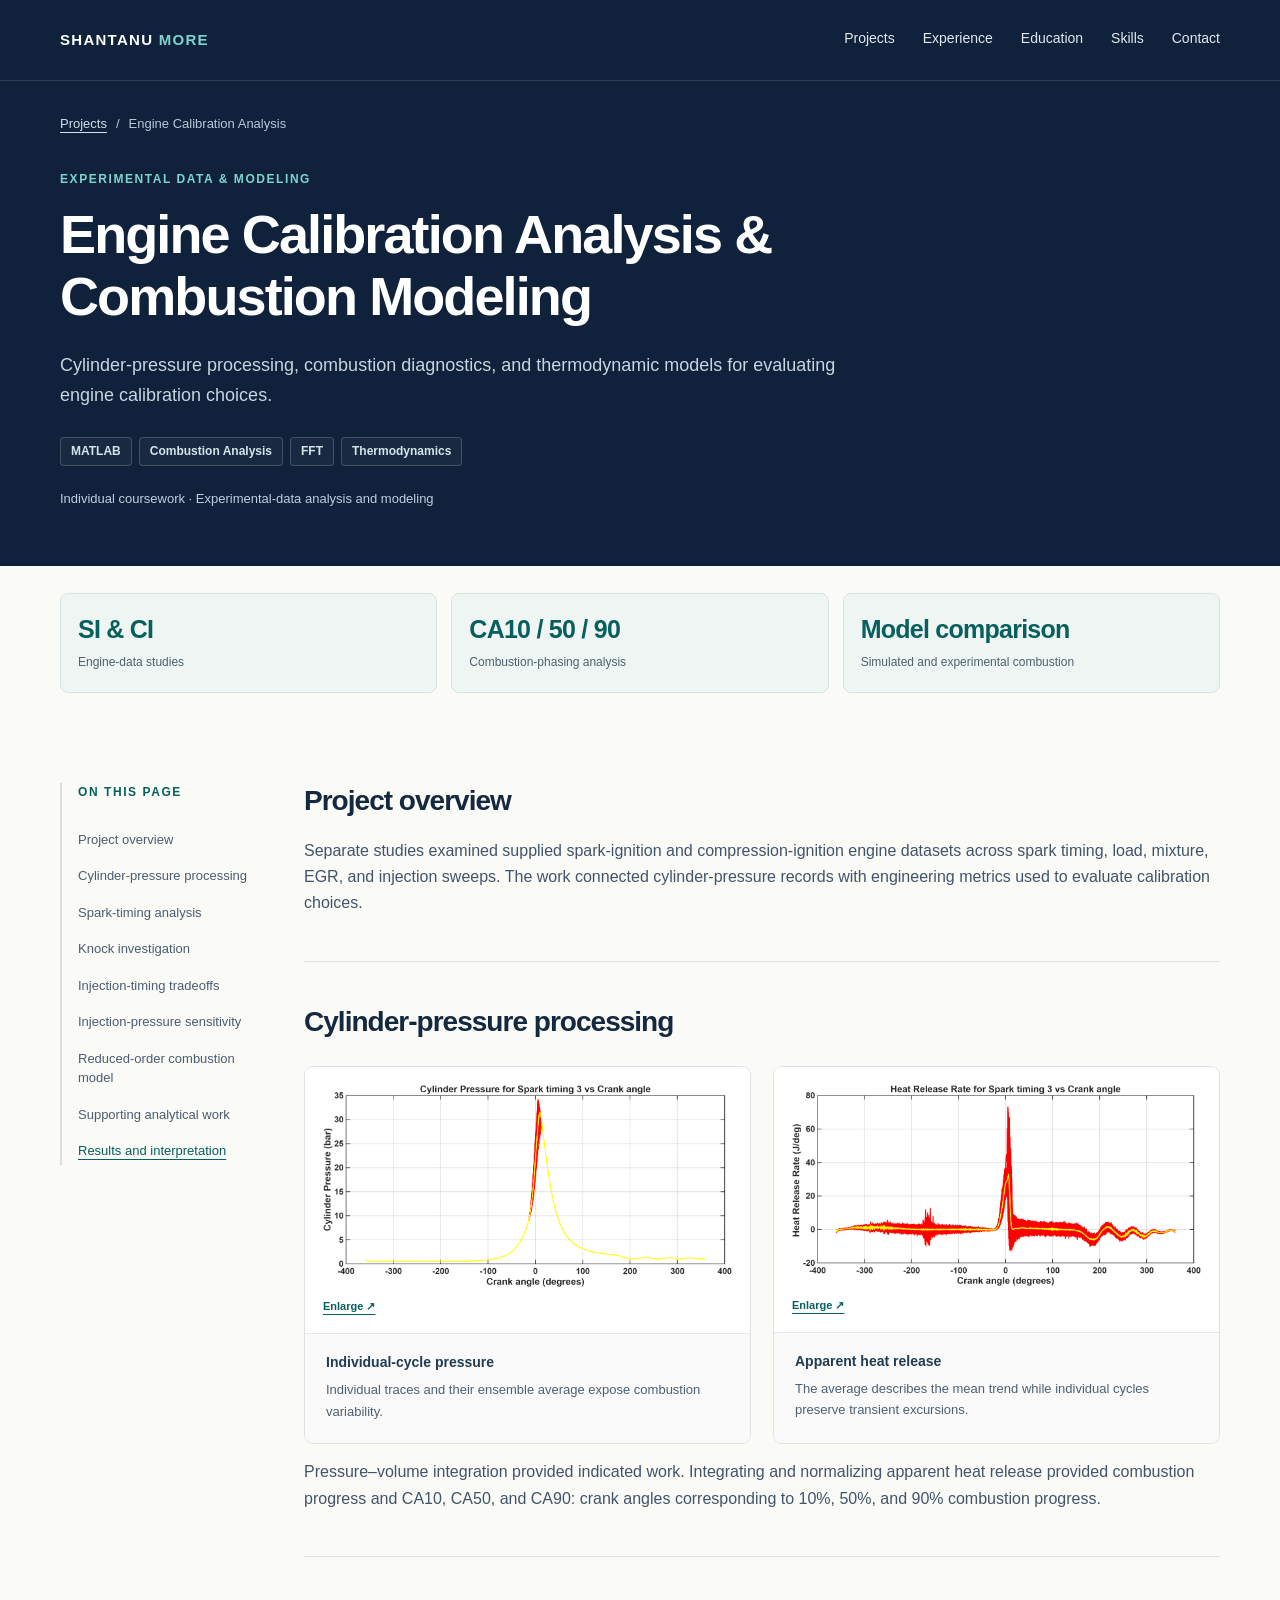
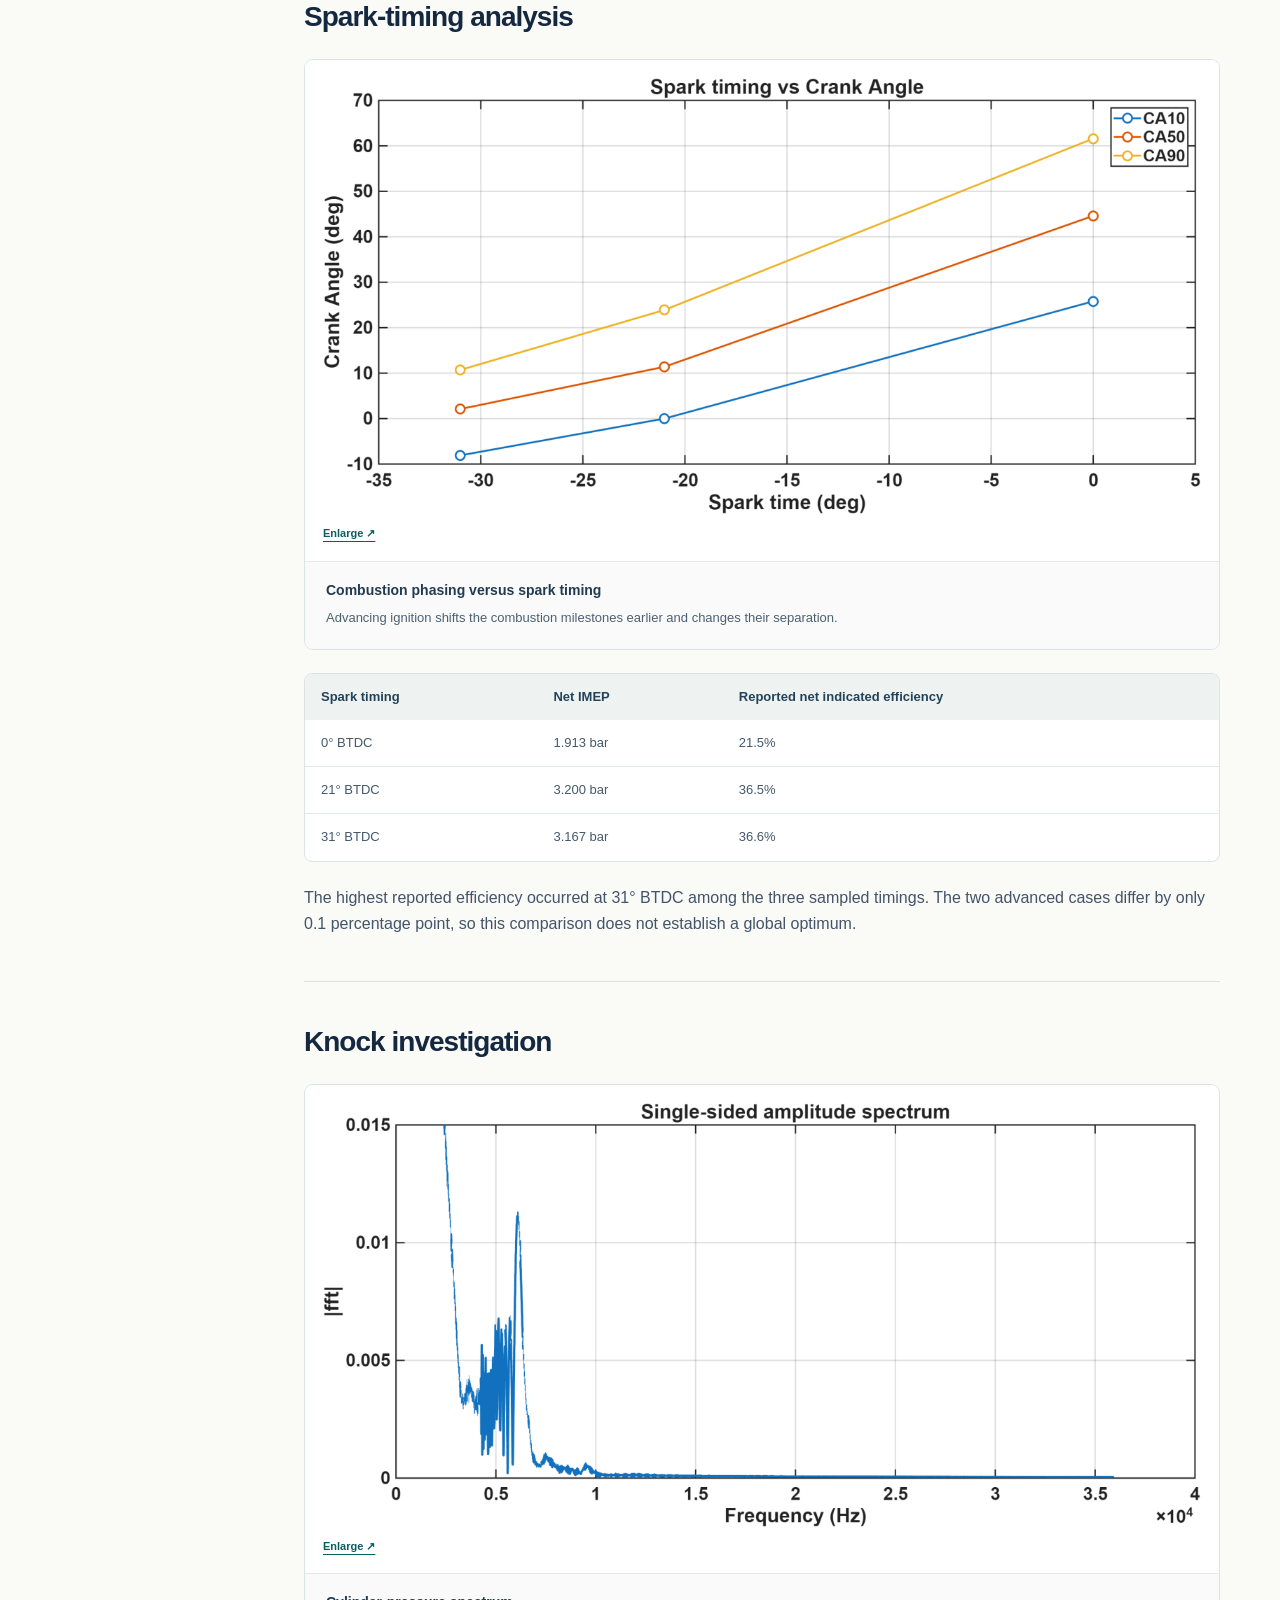
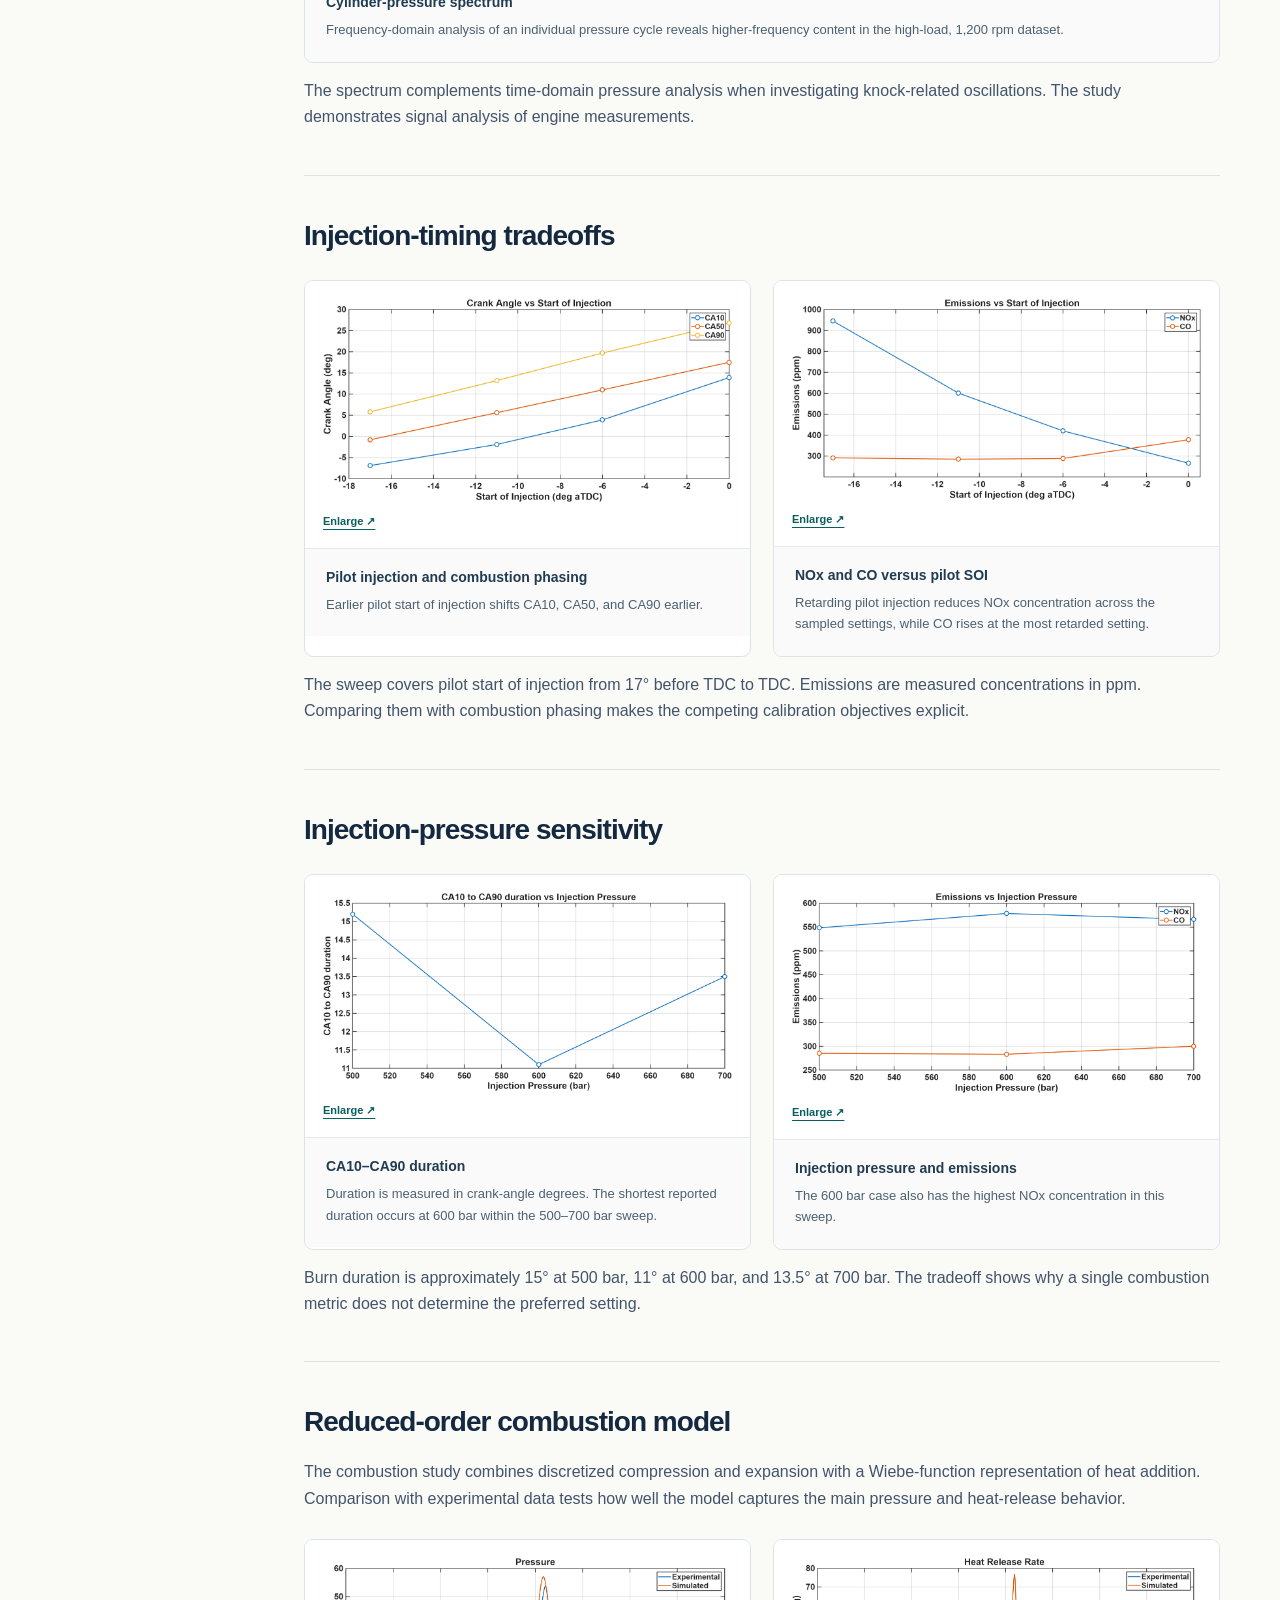
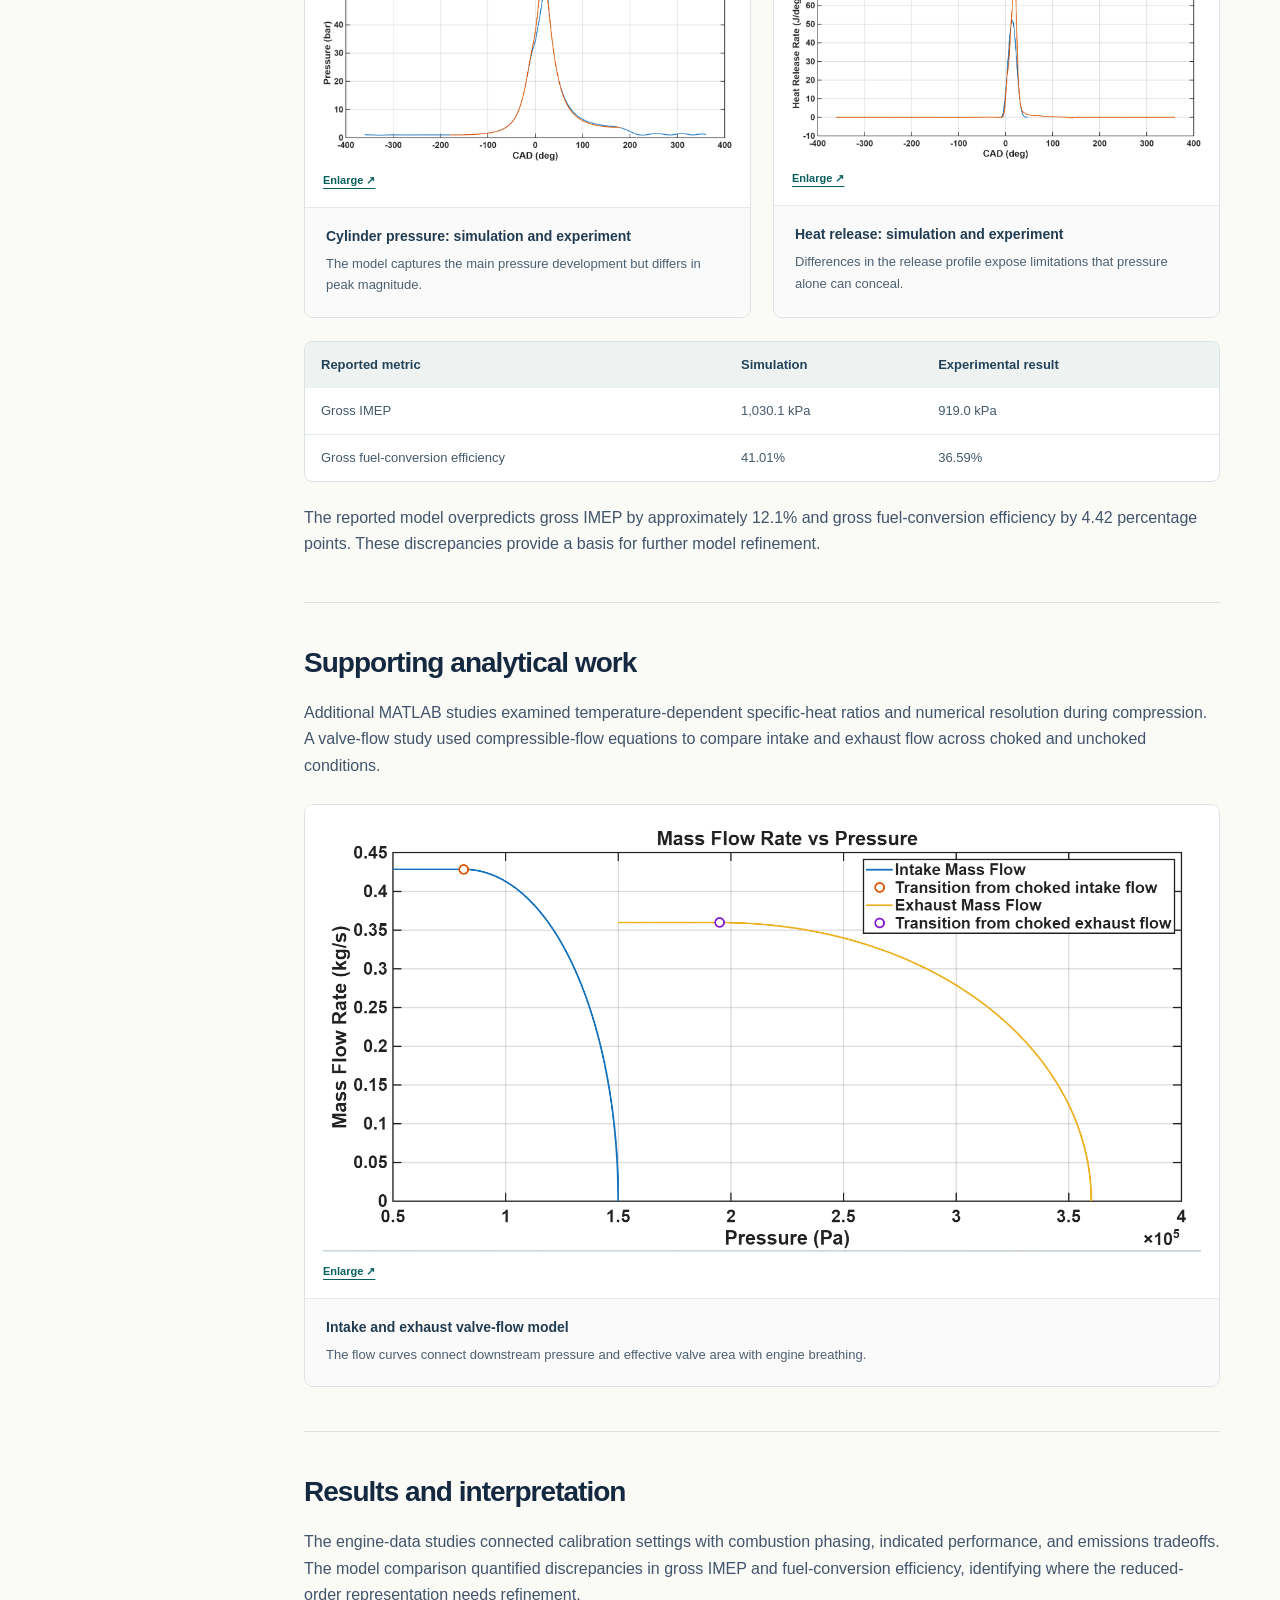
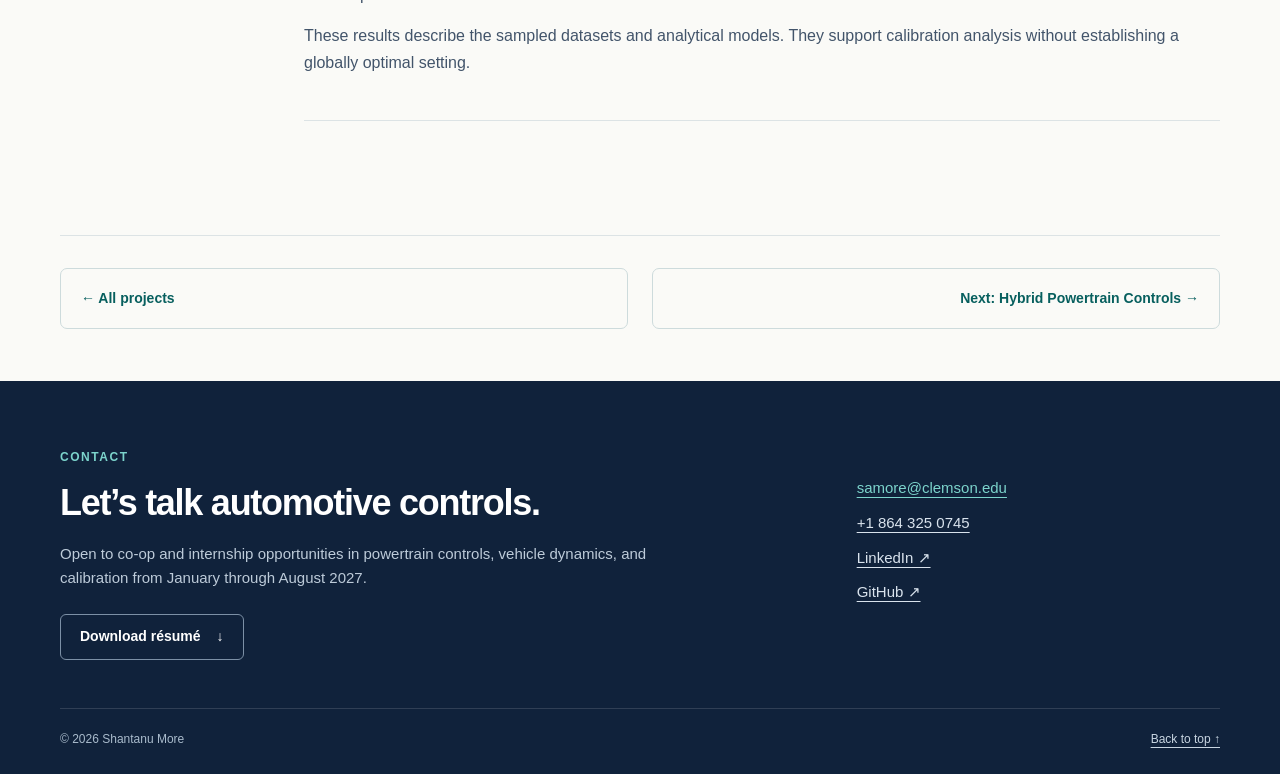
<file: projects/engine-calibration-analysis.html>
<!DOCTYPE html>
<html lang="en">
<head>
<meta charset="UTF-8">
<meta name="viewport" content="width=device-width, initial-scale=1">
<title>Engine Calibration Analysis &amp; Combustion Modeling | Shantanu More</title>
<meta name="description" content="Cylinder-pressure processing, combustion diagnostics, and thermodynamic models for evaluating engine calibration choices.">
<meta name="theme-color" content="#10223b">
<link rel="icon" href="../assets/favicon.svg" type="image/svg+xml">
<link rel="stylesheet" href="../css/styles.css">
<script src="../js/script.js" defer></script>
</head>
<body class="project-page">
<a class="skip-link" href="#main">Skip to content</a><header class="site-header"><div class="container header-inner">
<a class="brand" href="../index.html#home" aria-label="Shantanu More, home">SHANTANU<span> MORE</span></a><button class="menu-toggle" type="button" aria-controls="site-nav" aria-expanded="false" hidden>Menu</button><nav id="site-nav" class="site-nav" aria-label="Primary navigation"><a href="../index.html#projects">Projects</a><a href="../index.html#experience">Experience</a><a href="../index.html#education">Education</a><a href="../index.html#skills">Skills</a><a href="../index.html#contact">Contact</a></nav>
</div></header><main id="main"><header class="project-hero"><div class="container">
<nav class="breadcrumb" aria-label="Breadcrumb"><a href="../index.html#projects">Projects</a><span aria-hidden="true">/</span><span>Engine Calibration Analysis</span></nav><p class="eyebrow">Experimental data &amp; modeling</p>
<h1>Engine Calibration Analysis &amp; Combustion Modeling</h1>
<p class="project-deck">Cylinder-pressure processing, combustion diagnostics, and thermodynamic models for evaluating engine calibration choices.</p>
<div class="tags">
<span>MATLAB</span><span>Combustion Analysis</span><span>FFT</span><span>Thermodynamics</span>
</div>
<p class="project-meta">Individual coursework · Experimental-data analysis and modeling</p>
</div></header><div class="container project-highlights">
<div class="highlight">
<strong>SI &amp; CI</strong><span>Engine-data studies</span>
</div>
<div class="highlight">
<strong>CA10 / 50 / 90</strong><span>Combustion-phasing analysis</span>
</div>
<div class="highlight">
<strong>Model comparison</strong><span>Simulated and experimental combustion</span>
</div>
</div>
<div class="container project-layout">
<aside class="project-toc"><nav aria-label="On this page"><p class="eyebrow">On this page</p>
<ul>
<li><a href="#overview">Project overview</a></li>

<li><a href="#pressure-processing">Cylinder-pressure processing</a></li>
<li><a href="#spark-timing">Spark-timing analysis</a></li>
<li><a href="#knock">Knock investigation</a></li>
<li><a href="#injection-timing">Injection-timing tradeoffs</a></li>
<li><a href="#injection-pressure">Injection-pressure sensitivity</a></li>
<li><a href="#model-comparison">Reduced-order combustion model</a></li>
<li><a href="#supporting-models">Supporting analytical work</a></li>
<li><a href="#findings">Results and interpretation</a></li>
</ul></nav></aside><article class="project-content"><section id="overview"><h2>Project overview</h2>
<p>Separate studies examined supplied spark-ignition and compression-ignition engine datasets across spark timing, load, mixture, EGR, and injection sweeps. The work connected cylinder-pressure records with engineering metrics used to evaluate calibration choices.</p></section><section id="pressure-processing"><h2>Cylinder-pressure processing</h2>
<div class="figure-group">
<figure class="project-figure"><a class="figure-link" href="../assets/figures/engine-cycle-pressure.png" data-lightbox aria-label="Enlarge: Individual-cycle pressure"><img src="../assets/figures/engine-cycle-pressure.png" alt="Individual-cycle pressure" width="1253" height="620" loading="lazy" decoding="async"><span class="figure-enlarge" aria-hidden="true">Enlarge ↗</span></a><figcaption><strong>Individual-cycle pressure</strong> Individual traces and their ensemble average expose combustion variability.</figcaption></figure><figure class="project-figure"><a class="figure-link" href="../assets/figures/engine-cycle-heat-release.png" data-lightbox aria-label="Enlarge: Apparent heat release"><img src="../assets/figures/engine-cycle-heat-release.png" alt="Apparent heat release" width="1253" height="616" loading="lazy" decoding="async"><span class="figure-enlarge" aria-hidden="true">Enlarge ↗</span></a><figcaption><strong>Apparent heat release</strong> The average describes the mean trend while individual cycles preserve transient excursions.</figcaption></figure>
</div>
<p>Pressure–volume integration provided indicated work. Integrating and normalizing apparent heat release provided combustion progress and CA10, CA50, and CA90: crank angles corresponding to 10%, 50%, and 90% combustion progress.</p></section><section id="spark-timing"><h2>Spark-timing analysis</h2>
<figure class="project-figure wide-figure"><a class="figure-link" href="../assets/figures/engine-spark-phasing.png" data-lightbox aria-label="Enlarge: Combustion phasing versus spark timing"><img src="../assets/figures/engine-spark-phasing.png" alt="Combustion phasing versus spark timing" width="1253" height="623" loading="lazy" decoding="async"><span class="figure-enlarge" aria-hidden="true">Enlarge ↗</span></a><figcaption><strong>Combustion phasing versus spark timing</strong> Advancing ignition shifts the combustion milestones earlier and changes their separation.</figcaption></figure><div class="table-wrap" tabindex="0" role="region" aria-label="Data table"><table>
<thead><tr>
<th scope="col">Spark timing</th>
<th scope="col">Net IMEP</th>
<th scope="col">Reported net indicated efficiency</th>
</tr></thead>
<tbody>
<tr>
<td>0° BTDC</td>
<td>1.913 bar</td>
<td>21.5%</td>
</tr>
<tr>
<td>21° BTDC</td>
<td>3.200 bar</td>
<td>36.5%</td>
</tr>
<tr>
<td>31° BTDC</td>
<td>3.167 bar</td>
<td>36.6%</td>
</tr>
</tbody>
</table></div>
<p>The highest reported efficiency occurred at 31° BTDC among the three sampled timings. The two advanced cases differ by only 0.1 percentage point, so this comparison does not establish a global optimum.</p></section><section id="knock"><h2>Knock investigation</h2>
<figure class="project-figure wide-figure"><a class="figure-link" href="../assets/figures/engine-knock-spectrum.png" data-lightbox aria-label="Enlarge: Cylinder-pressure spectrum"><img src="../assets/figures/engine-knock-spectrum.png" alt="Cylinder-pressure spectrum" width="1253" height="605" loading="lazy" decoding="async"><span class="figure-enlarge" aria-hidden="true">Enlarge ↗</span></a><figcaption><strong>Cylinder-pressure spectrum</strong> Frequency-domain analysis of an individual pressure cycle reveals higher-frequency content in the high-load, 1,200 rpm dataset.</figcaption></figure><p>The spectrum complements time-domain pressure analysis when investigating knock-related oscillations. The study demonstrates signal analysis of engine measurements.</p></section><section id="injection-timing"><h2>Injection-timing tradeoffs</h2>
<div class="figure-group">
<figure class="project-figure"><a class="figure-link" href="../assets/figures/engine-soi-phasing.png" data-lightbox aria-label="Enlarge: Pilot injection and combustion phasing"><img src="../assets/figures/engine-soi-phasing.png" alt="Pilot injection and combustion phasing" width="1253" height="622" loading="lazy" decoding="async"><span class="figure-enlarge" aria-hidden="true">Enlarge ↗</span></a><figcaption><strong>Pilot injection and combustion phasing</strong> Earlier pilot start of injection shifts CA10, CA50, and CA90 earlier.</figcaption></figure><figure class="project-figure"><a class="figure-link" href="../assets/figures/engine-soi-emissions.png" data-lightbox aria-label="Enlarge: NOx and CO versus pilot SOI"><img src="../assets/figures/engine-soi-emissions.png" alt="NOx and CO versus pilot SOI" width="1253" height="616" loading="lazy" decoding="async"><span class="figure-enlarge" aria-hidden="true">Enlarge ↗</span></a><figcaption><strong>NOx and CO versus pilot SOI</strong> Retarding pilot injection reduces NOx concentration across the sampled settings, while CO rises at the most retarded setting.</figcaption></figure>
</div>
<p>The sweep covers pilot start of injection from 17° before TDC to TDC. Emissions are measured concentrations in ppm. Comparing them with combustion phasing makes the competing calibration objectives explicit.</p></section><section id="injection-pressure"><h2>Injection-pressure sensitivity</h2>
<div class="figure-group">
<figure class="project-figure"><a class="figure-link" href="../assets/figures/engine-injection-duration.png" data-lightbox aria-label="Enlarge: CA10–CA90 duration"><img src="../assets/figures/engine-injection-duration.png" alt="CA10–CA90 duration" width="1253" height="609" loading="lazy" decoding="async"><span class="figure-enlarge" aria-hidden="true">Enlarge ↗</span></a><figcaption><strong>CA10–CA90 duration</strong> Duration is measured in crank-angle degrees. The shortest reported duration occurs at 600 bar within the 500–700 bar sweep.</figcaption></figure><figure class="project-figure"><a class="figure-link" href="../assets/figures/engine-injection-emissions.png" data-lightbox aria-label="Enlarge: Injection pressure and emissions"><img src="../assets/figures/engine-injection-emissions.png" alt="Injection pressure and emissions" width="1253" height="613" loading="lazy" decoding="async"><span class="figure-enlarge" aria-hidden="true">Enlarge ↗</span></a><figcaption><strong>Injection pressure and emissions</strong> The 600 bar case also has the highest NOx concentration in this sweep.</figcaption></figure>
</div>
<p>Burn duration is approximately 15° at 500 bar, 11° at 600 bar, and 13.5° at 700 bar. The tradeoff shows why a single combustion metric does not determine the preferred setting.</p></section><section id="model-comparison"><h2>Reduced-order combustion model</h2>
<p>The combustion study combines discretized compression and expansion with a Wiebe-function representation of heat addition. Comparison with experimental data tests how well the model captures the main pressure and heat-release behavior.</p>
<div class="figure-group">
<figure class="project-figure"><a class="figure-link" href="../assets/figures/engine-model-pressure.png" data-lightbox aria-label="Enlarge: Cylinder pressure: simulation and experiment"><img src="../assets/figures/engine-model-pressure.png" alt="Cylinder pressure: simulation and experiment" width="1253" height="620" loading="lazy" decoding="async"><span class="figure-enlarge" aria-hidden="true">Enlarge ↗</span></a><figcaption><strong>Cylinder pressure: simulation and experiment</strong> The model captures the main pressure development but differs in peak magnitude.</figcaption></figure><figure class="project-figure"><a class="figure-link" href="../assets/figures/engine-model-heat-release.png" data-lightbox aria-label="Enlarge: Heat release: simulation and experiment"><img src="../assets/figures/engine-model-heat-release.png" alt="Heat release: simulation and experiment" width="1253" height="616" loading="lazy" decoding="async"><span class="figure-enlarge" aria-hidden="true">Enlarge ↗</span></a><figcaption><strong>Heat release: simulation and experiment</strong> Differences in the release profile expose limitations that pressure alone can conceal.</figcaption></figure>
</div>
<div class="table-wrap" tabindex="0" role="region" aria-label="Data table"><table>
<thead><tr>
<th scope="col">Reported metric</th>
<th scope="col">Simulation</th>
<th scope="col">Experimental result</th>
</tr></thead>
<tbody>
<tr>
<td>Gross IMEP</td>
<td>1,030.1 kPa</td>
<td>919.0 kPa</td>
</tr>
<tr>
<td>Gross fuel-conversion efficiency</td>
<td>41.01%</td>
<td>36.59%</td>
</tr>
</tbody>
</table></div>
<p>The reported model overpredicts gross IMEP by approximately 12.1% and gross fuel-conversion efficiency by 4.42 percentage points. These discrepancies provide a basis for further model refinement.</p></section><section id="supporting-models"><h2>Supporting analytical work</h2>
<p>Additional MATLAB studies examined temperature-dependent specific-heat ratios and numerical resolution during compression. A valve-flow study used compressible-flow equations to compare intake and exhaust flow across choked and unchoked conditions.</p>
<figure class="project-figure wide-figure"><a class="figure-link" href="../assets/figures/engine-valve-flow.png" data-lightbox aria-label="Enlarge: Intake and exhaust valve-flow model"><img src="../assets/figures/engine-valve-flow.png" alt="Intake and exhaust valve-flow model" width="1657" height="809" loading="lazy" decoding="async"><span class="figure-enlarge" aria-hidden="true">Enlarge ↗</span></a><figcaption><strong>Intake and exhaust valve-flow model</strong> The flow curves connect downstream pressure and effective valve area with engine breathing.</figcaption></figure></section><section id="findings"><h2>Results and interpretation</h2>
<p>The engine-data studies connected calibration settings with combustion phasing, indicated performance, and emissions tradeoffs. The model comparison quantified discrepancies in gross IMEP and fuel-conversion efficiency, identifying where the reduced-order representation needs refinement.</p>
<p>These results describe the sampled datasets and analytical models. They support calibration analysis without establishing a globally optimal setting.</p></section></article>
</div>
<nav class="container project-pagination" aria-label="Project navigation"><a href="../index.html#projects">← All projects</a><a href="hybrid-powertrain.html">Next: Hybrid Powertrain Controls →</a></nav></main><footer id="contact" class="site-footer"><div class="container">
<div class="footer-top">
<div>
<p class="eyebrow">Contact</p>
<h2>Let’s talk automotive controls.</h2>
<p>Open to co-op and internship opportunities in powertrain controls, vehicle dynamics, and calibration from January through August 2027.</p>
<a class="button button-secondary" href="../assets/Shantanu_More_Resume.pdf" download>Download résumé <span aria-hidden="true">↓</span></a>
</div>
<div class="contact-links">
<a href="mailto:samore@clemson.edu">samore@clemson.edu</a><a href="tel:+18643250745">+1 864 325 0745</a><a href="https://www.linkedin.com/in/shantanu-more-436786247" target="_blank" rel="noopener noreferrer">LinkedIn ↗</a><a href="https://github.com/samore9901" target="_blank" rel="noopener noreferrer">GitHub ↗</a>
</div>
</div>
<div class="footer-bottom">
<span>© <span id="year">2026</span> Shantanu More</span><a href="#main">Back to top ↑</a>
</div>
</div></footer>
</body>
</html>
</file>
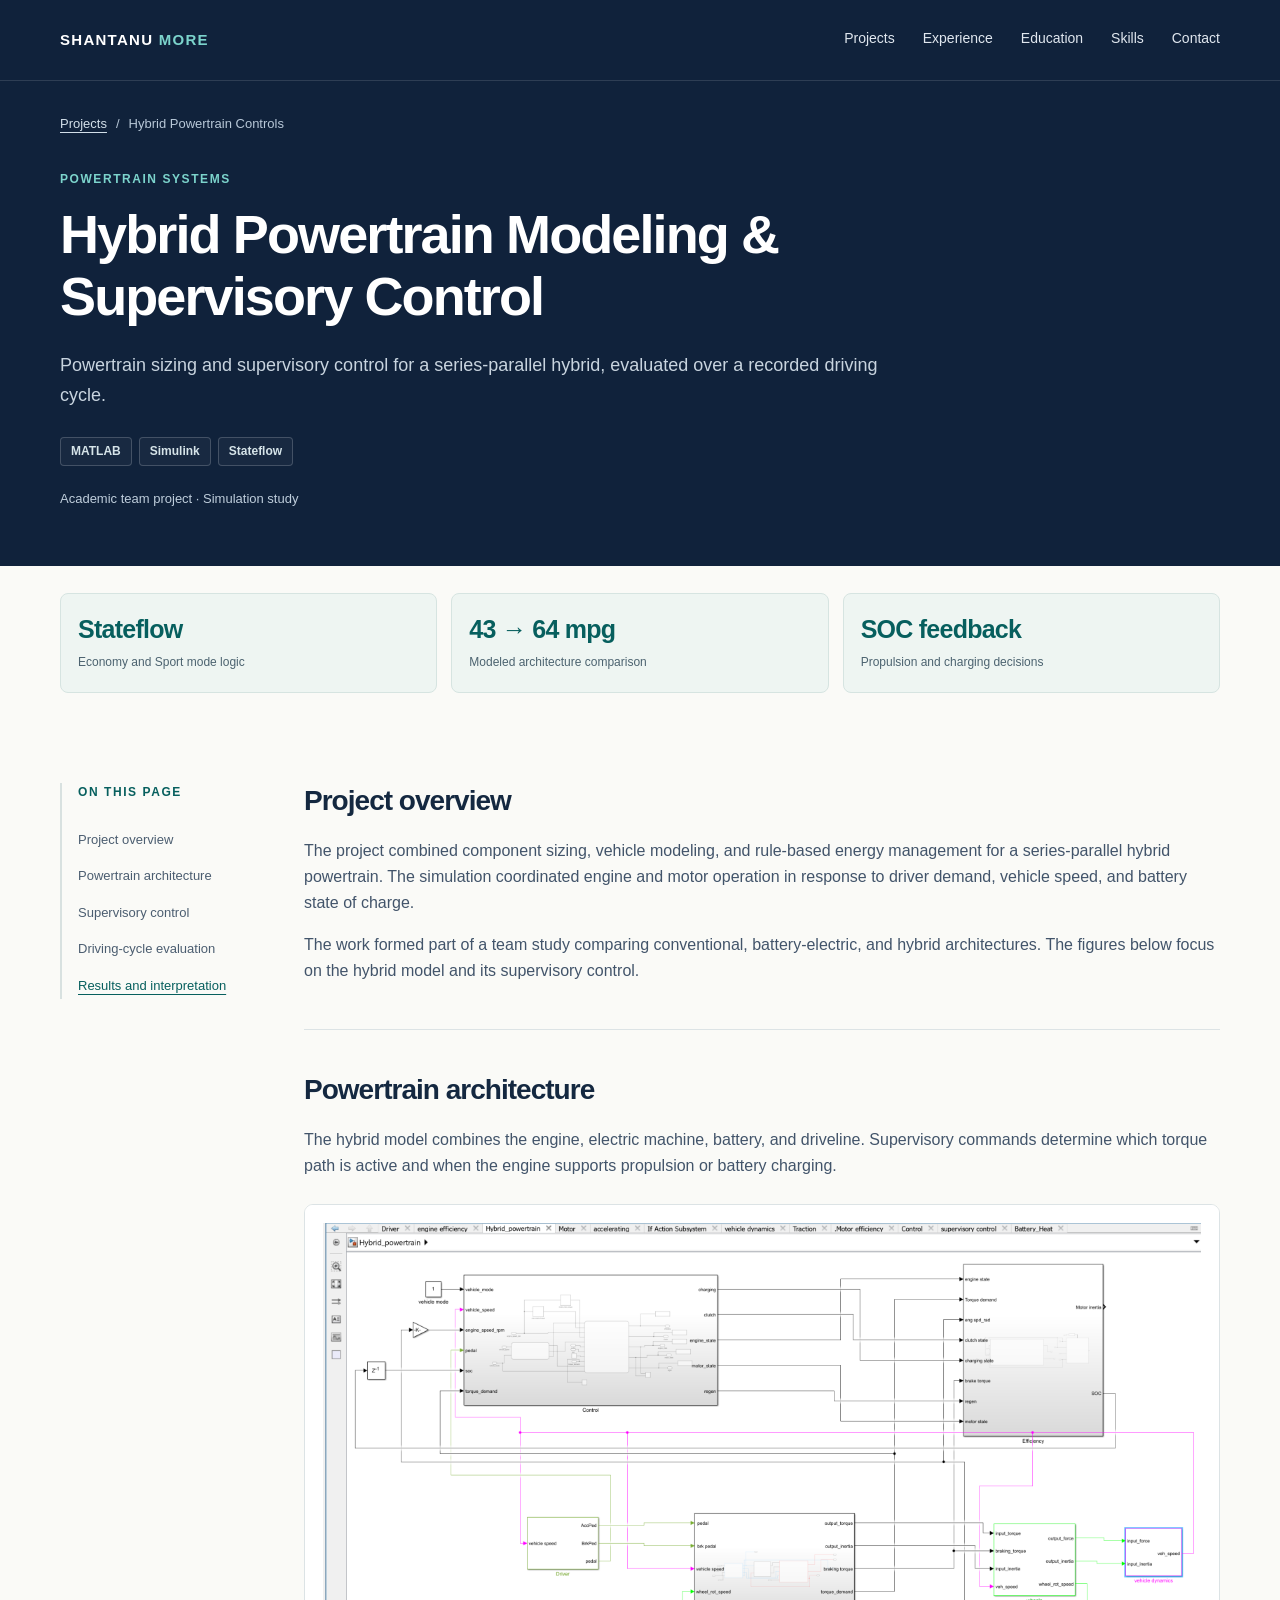
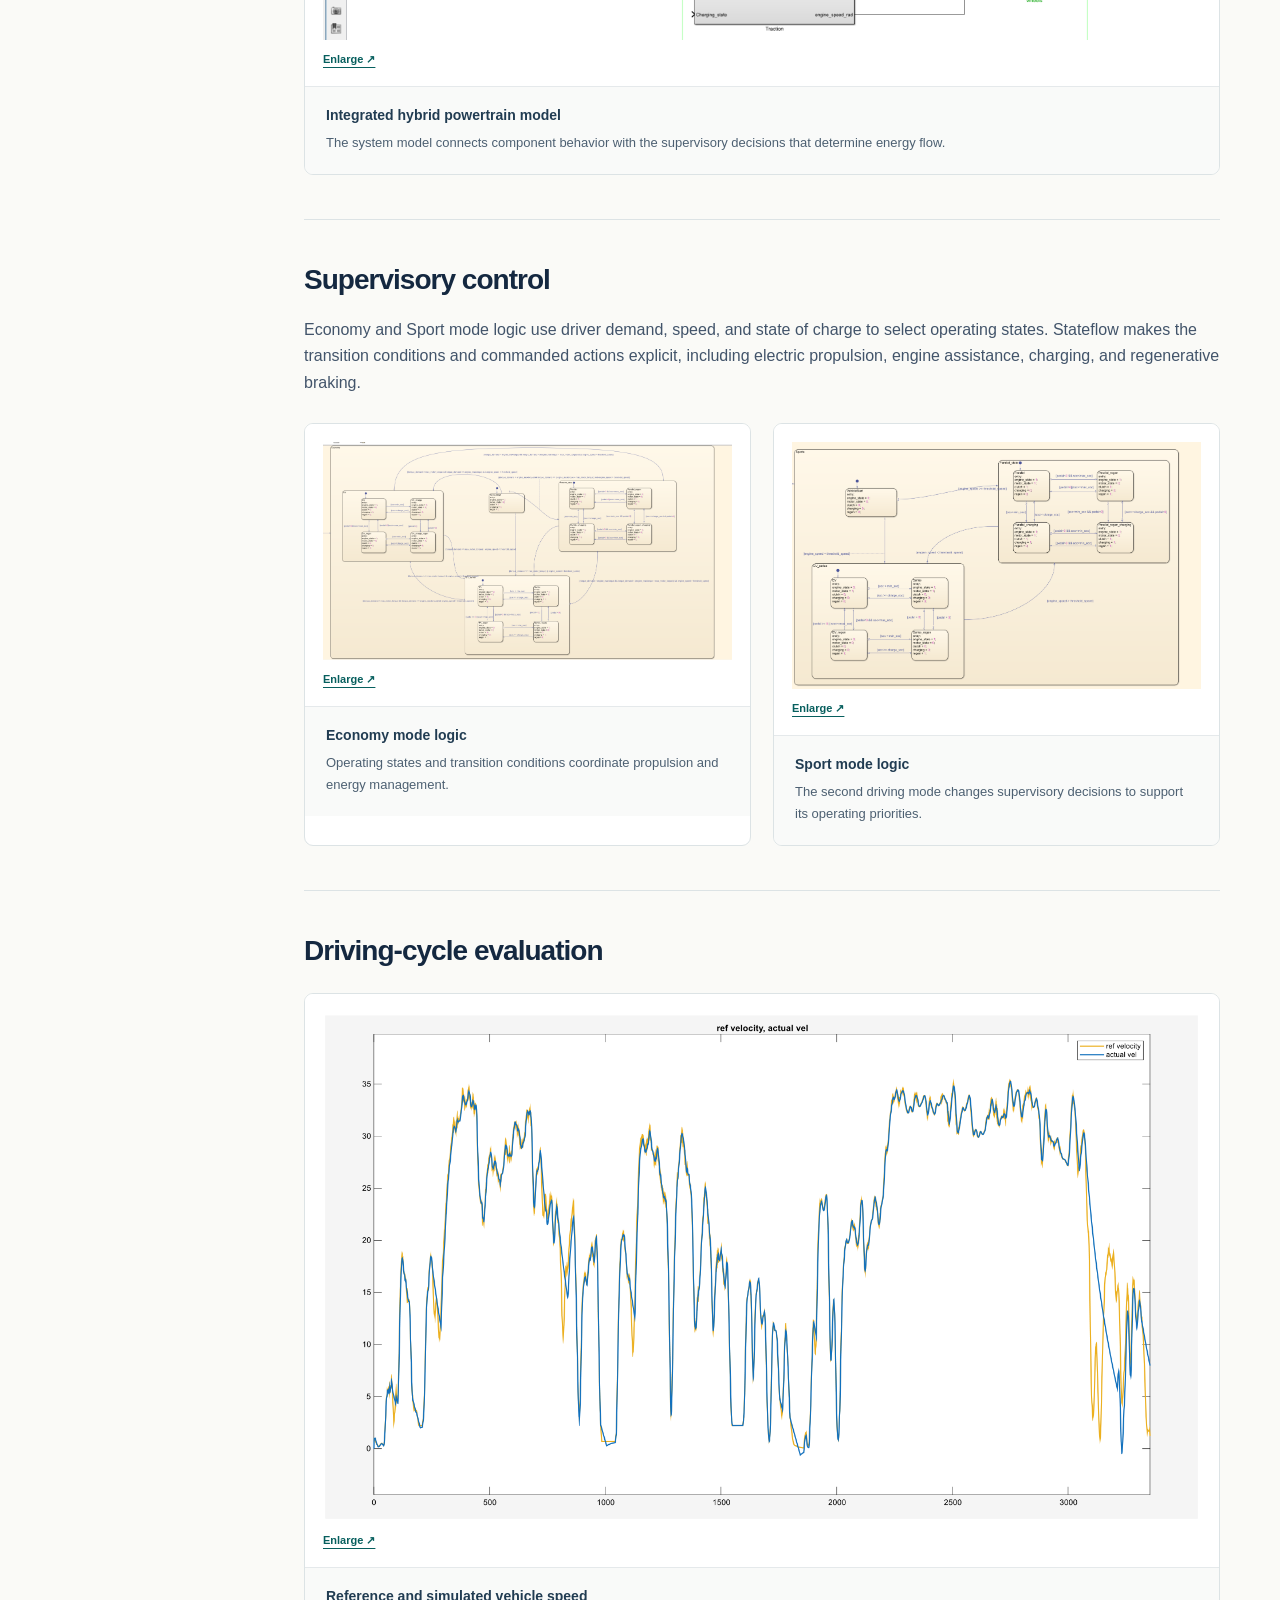
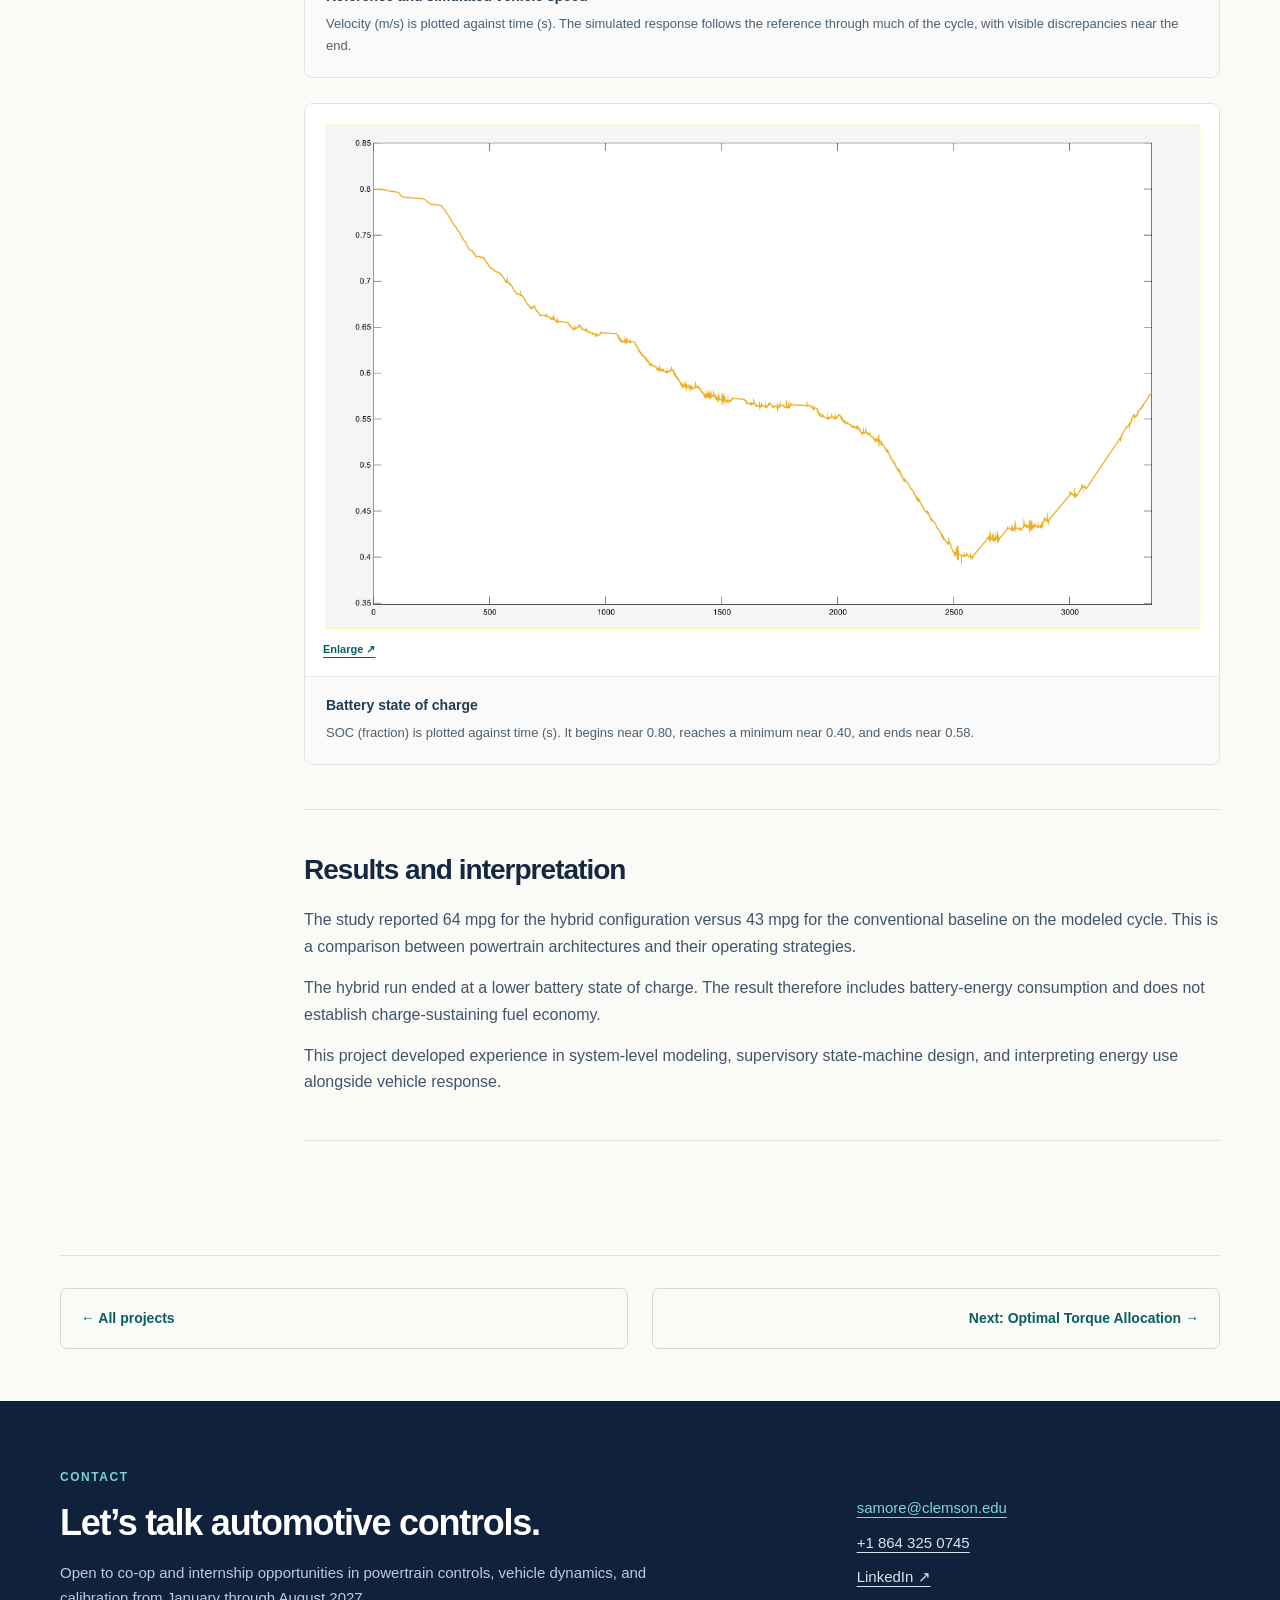
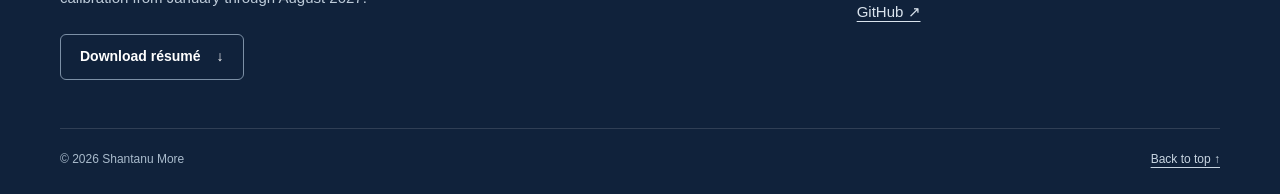
<file: projects/hybrid-powertrain.html>
<!DOCTYPE html>
<html lang="en">
<head>
<meta charset="UTF-8">
<meta name="viewport" content="width=device-width, initial-scale=1">
<title>Hybrid Powertrain Modeling &amp; Supervisory Control | Shantanu More</title>
<meta name="description" content="Powertrain sizing and supervisory control for a series-parallel hybrid, evaluated over a recorded driving cycle.">
<meta name="theme-color" content="#10223b">
<link rel="icon" href="../assets/favicon.svg" type="image/svg+xml">
<link rel="stylesheet" href="../css/styles.css">
<script src="../js/script.js" defer></script>
</head>
<body class="project-page">
<a class="skip-link" href="#main">Skip to content</a><header class="site-header"><div class="container header-inner">
<a class="brand" href="../index.html#home" aria-label="Shantanu More, home">SHANTANU<span> MORE</span></a><button class="menu-toggle" type="button" aria-controls="site-nav" aria-expanded="false" hidden>Menu</button><nav id="site-nav" class="site-nav" aria-label="Primary navigation"><a href="../index.html#projects">Projects</a><a href="../index.html#experience">Experience</a><a href="../index.html#education">Education</a><a href="../index.html#skills">Skills</a><a href="../index.html#contact">Contact</a></nav>
</div></header><main id="main"><header class="project-hero"><div class="container">
<nav class="breadcrumb" aria-label="Breadcrumb"><a href="../index.html#projects">Projects</a><span aria-hidden="true">/</span><span>Hybrid Powertrain Controls</span></nav><p class="eyebrow">Powertrain systems</p>
<h1>Hybrid Powertrain Modeling &amp; Supervisory Control</h1>
<p class="project-deck">Powertrain sizing and supervisory control for a series-parallel hybrid, evaluated over a recorded driving cycle.</p>
<div class="tags">
<span>MATLAB</span><span>Simulink</span><span>Stateflow</span>
</div>
<p class="project-meta">Academic team project · Simulation study</p>
</div></header><div class="container project-highlights">
<div class="highlight">
<strong>Stateflow</strong><span>Economy and Sport mode logic</span>
</div>
<div class="highlight">
<strong>43 → 64 mpg</strong><span>Modeled architecture comparison</span>
</div>
<div class="highlight">
<strong>SOC feedback</strong><span>Propulsion and charging decisions</span>
</div>
</div>
<div class="container project-layout">
<aside class="project-toc"><nav aria-label="On this page"><p class="eyebrow">On this page</p>
<ul>
<li><a href="#overview">Project overview</a></li>

<li><a href="#architecture">Powertrain architecture</a></li>
<li><a href="#supervisory-control">Supervisory control</a></li>
<li><a href="#simulation">Driving-cycle evaluation</a></li>
<li><a href="#results">Results and interpretation</a></li>
</ul></nav></aside><article class="project-content"><section id="overview"><h2>Project overview</h2>
<p>The project combined component sizing, vehicle modeling, and rule-based energy management for a series-parallel hybrid powertrain. The simulation coordinated engine and motor operation in response to driver demand, vehicle speed, and battery state of charge.</p>
<p>The work formed part of a team study comparing conventional, battery-electric, and hybrid architectures. The figures below focus on the hybrid model and its supervisory control.</p></section><section id="architecture"><h2>Powertrain architecture</h2>
<p>The hybrid model combines the engine, electric machine, battery, and driveline. Supervisory commands determine which torque path is active and when the engine supports propulsion or battery charging.</p>
<figure class="project-figure wide-figure"><a class="figure-link" href="../assets/figures/hybrid-architecture.png" data-lightbox aria-label="Enlarge: Integrated hybrid powertrain model"><img src="../assets/figures/hybrid-architecture.png" alt="Integrated hybrid powertrain model" width="1253" height="594" loading="lazy" decoding="async"><span class="figure-enlarge" aria-hidden="true">Enlarge ↗</span></a><figcaption><strong>Integrated hybrid powertrain model</strong> The system model connects component behavior with the supervisory decisions that determine energy flow.</figcaption></figure></section><section id="supervisory-control"><h2>Supervisory control</h2>
<p>Economy and Sport mode logic use driver demand, speed, and state of charge to select operating states. Stateflow makes the transition conditions and commanded actions explicit, including electric propulsion, engine assistance, charging, and regenerative braking.</p>
<div class="figure-group">
<figure class="project-figure"><a class="figure-link" href="../assets/figures/hybrid-economy.png" data-lightbox aria-label="Enlarge: Economy mode logic"><img src="../assets/figures/hybrid-economy.png" alt="Economy mode logic" width="1253" height="668" loading="lazy" decoding="async"><span class="figure-enlarge" aria-hidden="true">Enlarge ↗</span></a><figcaption><strong>Economy mode logic</strong> Operating states and transition conditions coordinate propulsion and energy management.</figcaption></figure><figure class="project-figure"><a class="figure-link" href="../assets/figures/hybrid-sport.png" data-lightbox aria-label="Enlarge: Sport mode logic"><img src="../assets/figures/hybrid-sport.png" alt="Sport mode logic" width="1253" height="757" loading="lazy" decoding="async"><span class="figure-enlarge" aria-hidden="true">Enlarge ↗</span></a><figcaption><strong>Sport mode logic</strong> The second driving mode changes supervisory decisions to support its operating priorities.</figcaption></figure>
</div></section><section id="simulation"><h2>Driving-cycle evaluation</h2>
<figure class="project-figure wide-figure"><a class="figure-link" href="../assets/figures/hybrid-tracking.png" data-lightbox aria-label="Enlarge: Reference and simulated vehicle speed"><img src="../assets/figures/hybrid-tracking.png" alt="Reference and simulated vehicle speed" width="1533" height="888" loading="lazy" decoding="async"><span class="figure-enlarge" aria-hidden="true">Enlarge ↗</span></a><figcaption><strong>Reference and simulated vehicle speed</strong> Velocity (m/s) is plotted against time (s). The simulated response follows the reference through much of the cycle, with visible discrepancies near the end.</figcaption></figure><figure class="project-figure wide-figure"><a class="figure-link" href="../assets/figures/hybrid-soc.png" data-lightbox aria-label="Enlarge: Battery state of charge"><img src="../assets/figures/hybrid-soc.png" alt="Battery state of charge" width="1359" height="786" loading="lazy" decoding="async"><span class="figure-enlarge" aria-hidden="true">Enlarge ↗</span></a><figcaption><strong>Battery state of charge</strong> SOC (fraction) is plotted against time (s). It begins near 0.80, reaches a minimum near 0.40, and ends near 0.58.</figcaption></figure></section><section id="results"><h2>Results and interpretation</h2>
<p>The study reported 64 mpg for the hybrid configuration versus 43 mpg for the conventional baseline on the modeled cycle. This is a comparison between powertrain architectures and their operating strategies.</p>
<p>The hybrid run ended at a lower battery state of charge. The result therefore includes battery-energy consumption and does not establish charge-sustaining fuel economy.</p>
<p>This project developed experience in system-level modeling, supervisory state-machine design, and interpreting energy use alongside vehicle response.</p></section></article>
</div>
<nav class="container project-pagination" aria-label="Project navigation"><a href="../index.html#projects">← All projects</a><a href="optimal-torque-allocation.html">Next: Optimal Torque Allocation →</a></nav></main><footer id="contact" class="site-footer"><div class="container">
<div class="footer-top">
<div>
<p class="eyebrow">Contact</p>
<h2>Let’s talk automotive controls.</h2>
<p>Open to co-op and internship opportunities in powertrain controls, vehicle dynamics, and calibration from January through August 2027.</p>
<a class="button button-secondary" href="../assets/Shantanu_More_Resume.pdf" download>Download résumé <span aria-hidden="true">↓</span></a>
</div>
<div class="contact-links">
<a href="mailto:samore@clemson.edu">samore@clemson.edu</a><a href="tel:+18643250745">+1 864 325 0745</a><a href="https://www.linkedin.com/in/shantanu-more-436786247" target="_blank" rel="noopener noreferrer">LinkedIn ↗</a><a href="https://github.com/samore9901" target="_blank" rel="noopener noreferrer">GitHub ↗</a>
</div>
</div>
<div class="footer-bottom">
<span>© <span id="year">2026</span> Shantanu More</span><a href="#main">Back to top ↑</a>
</div>
</div></footer>
</body>
</html>
</file>
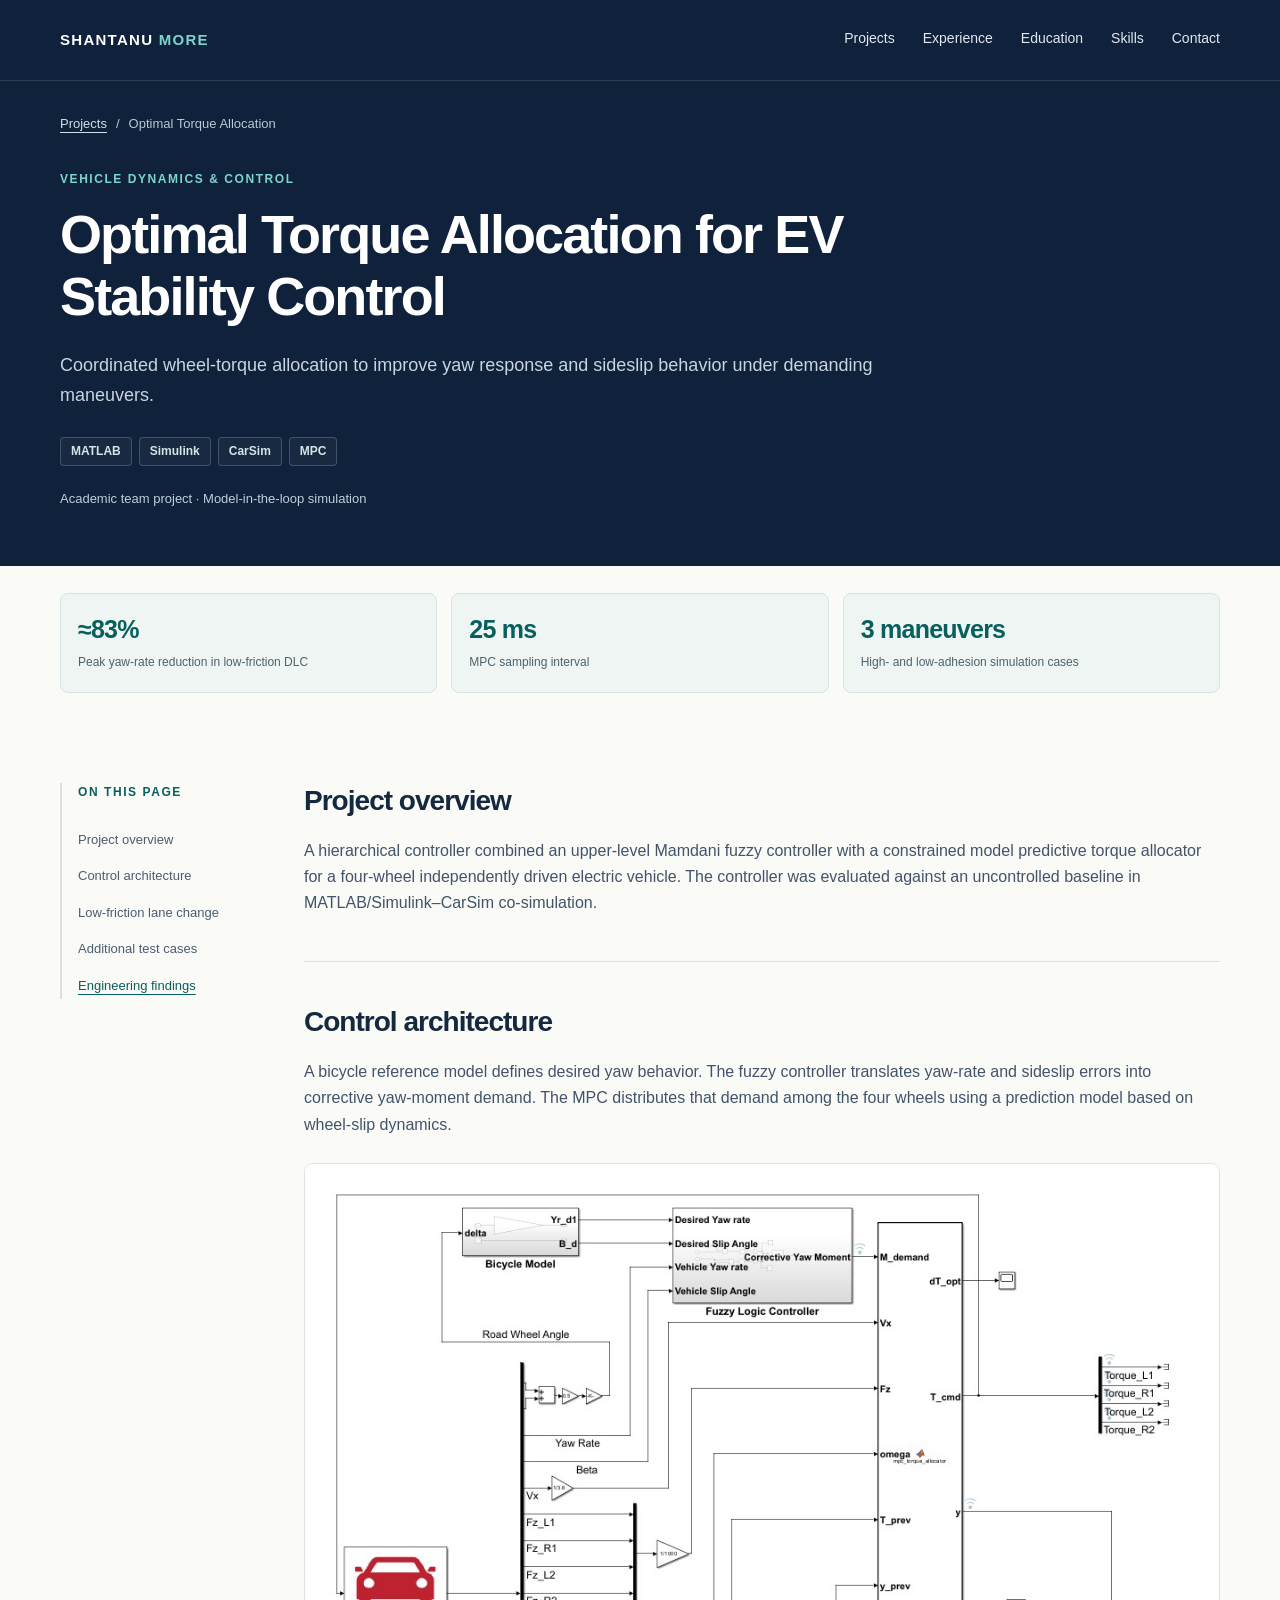
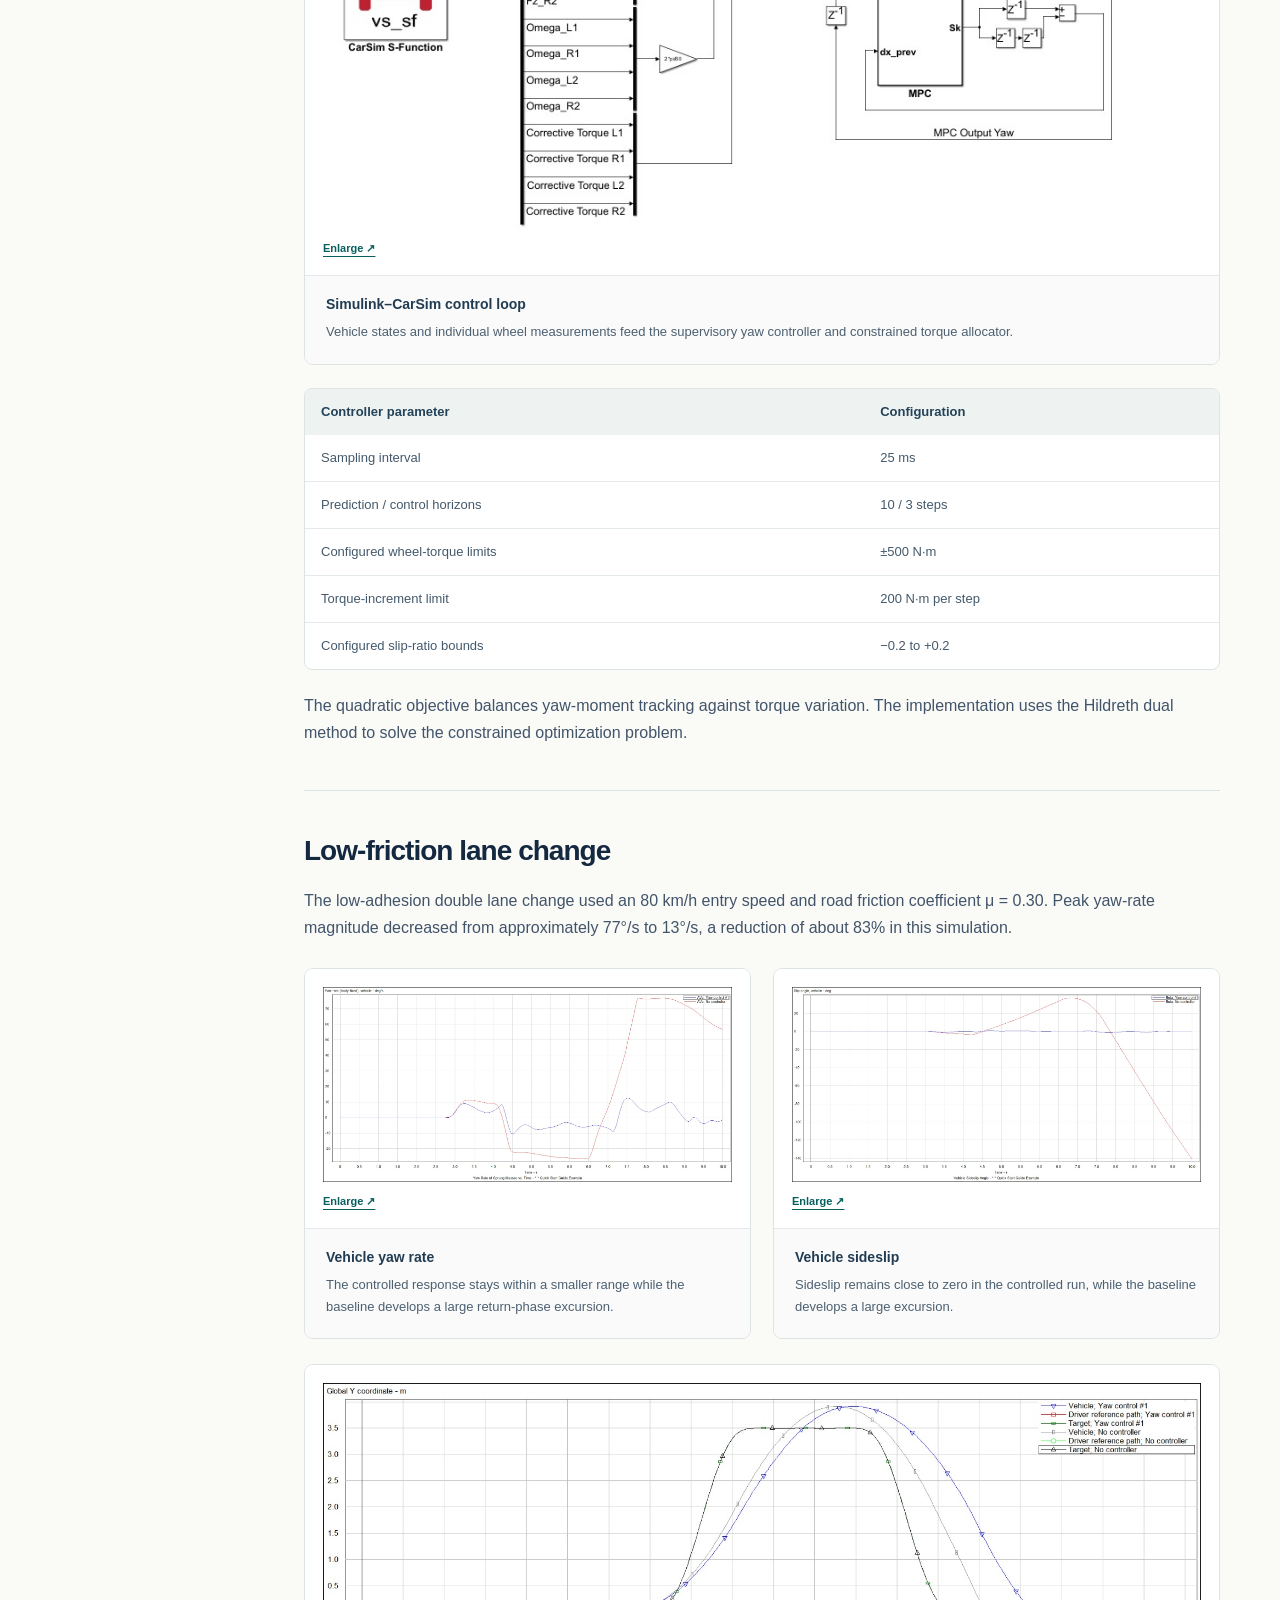
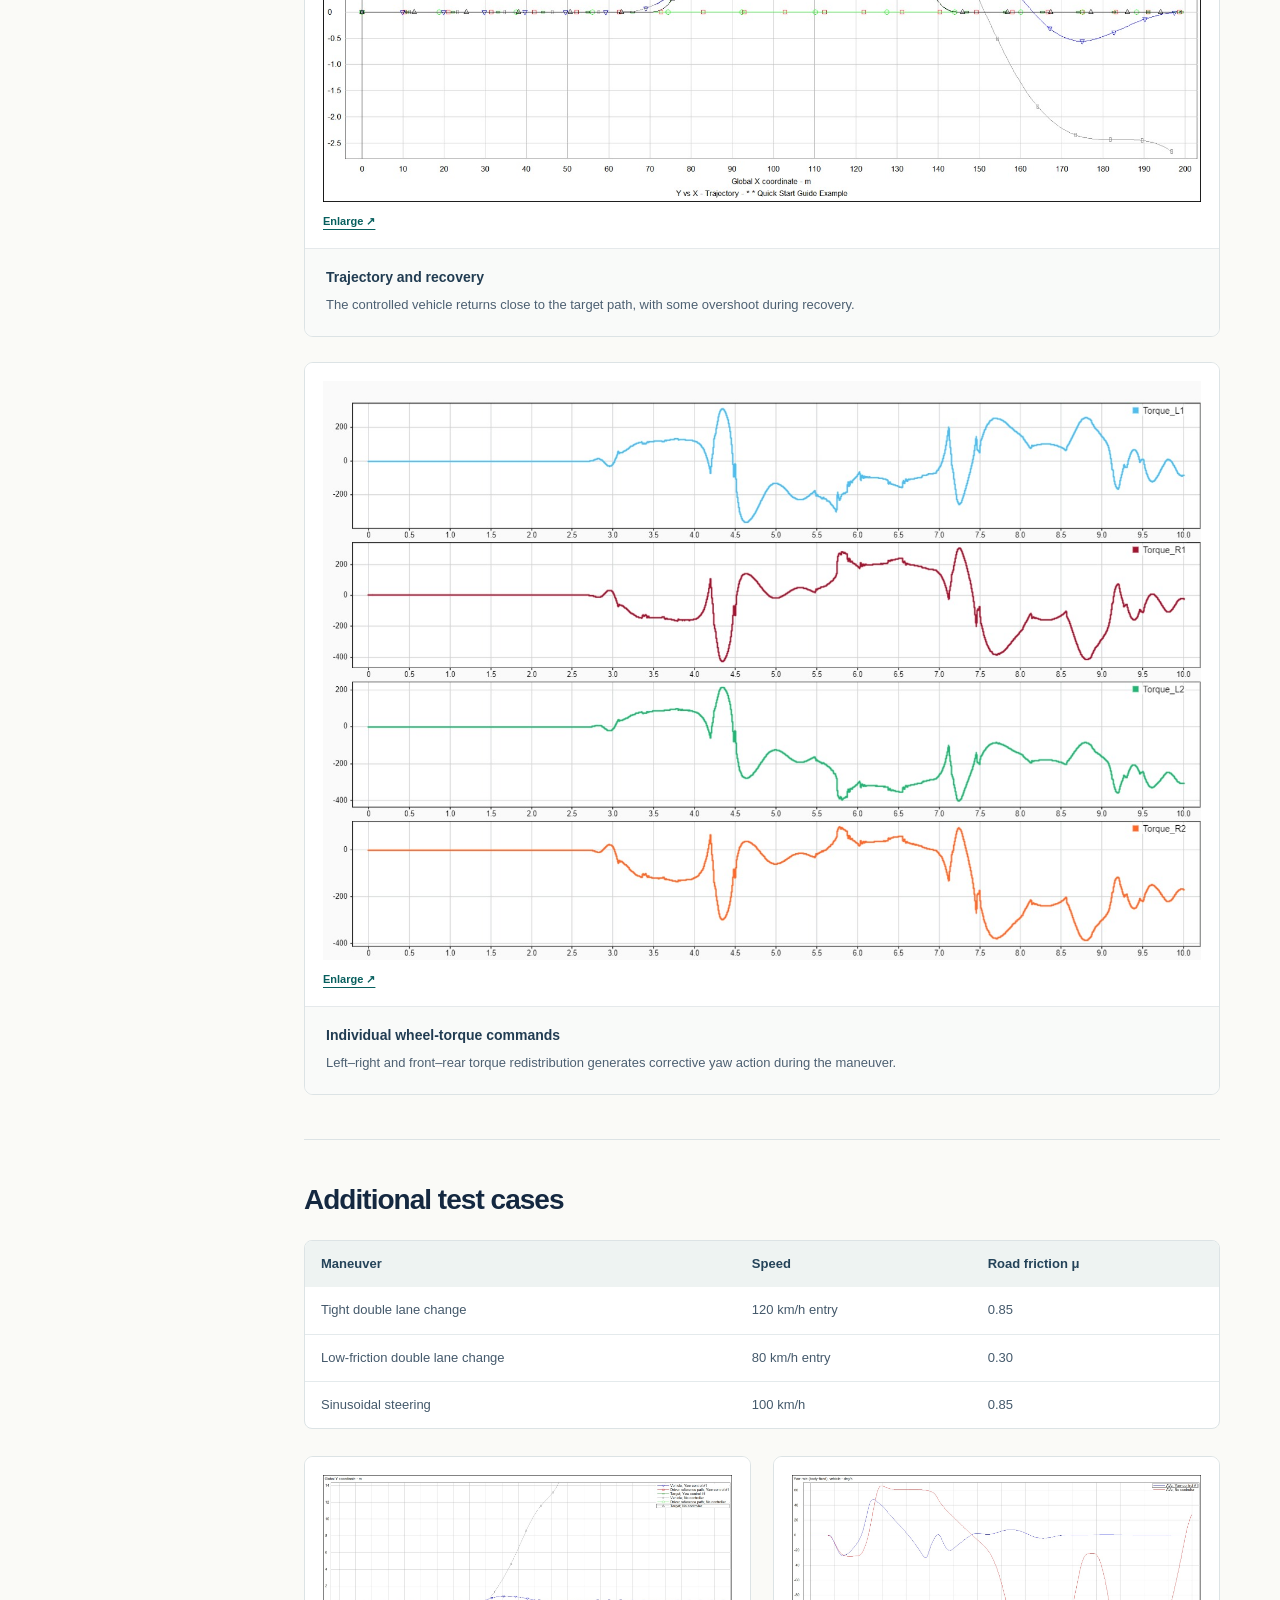
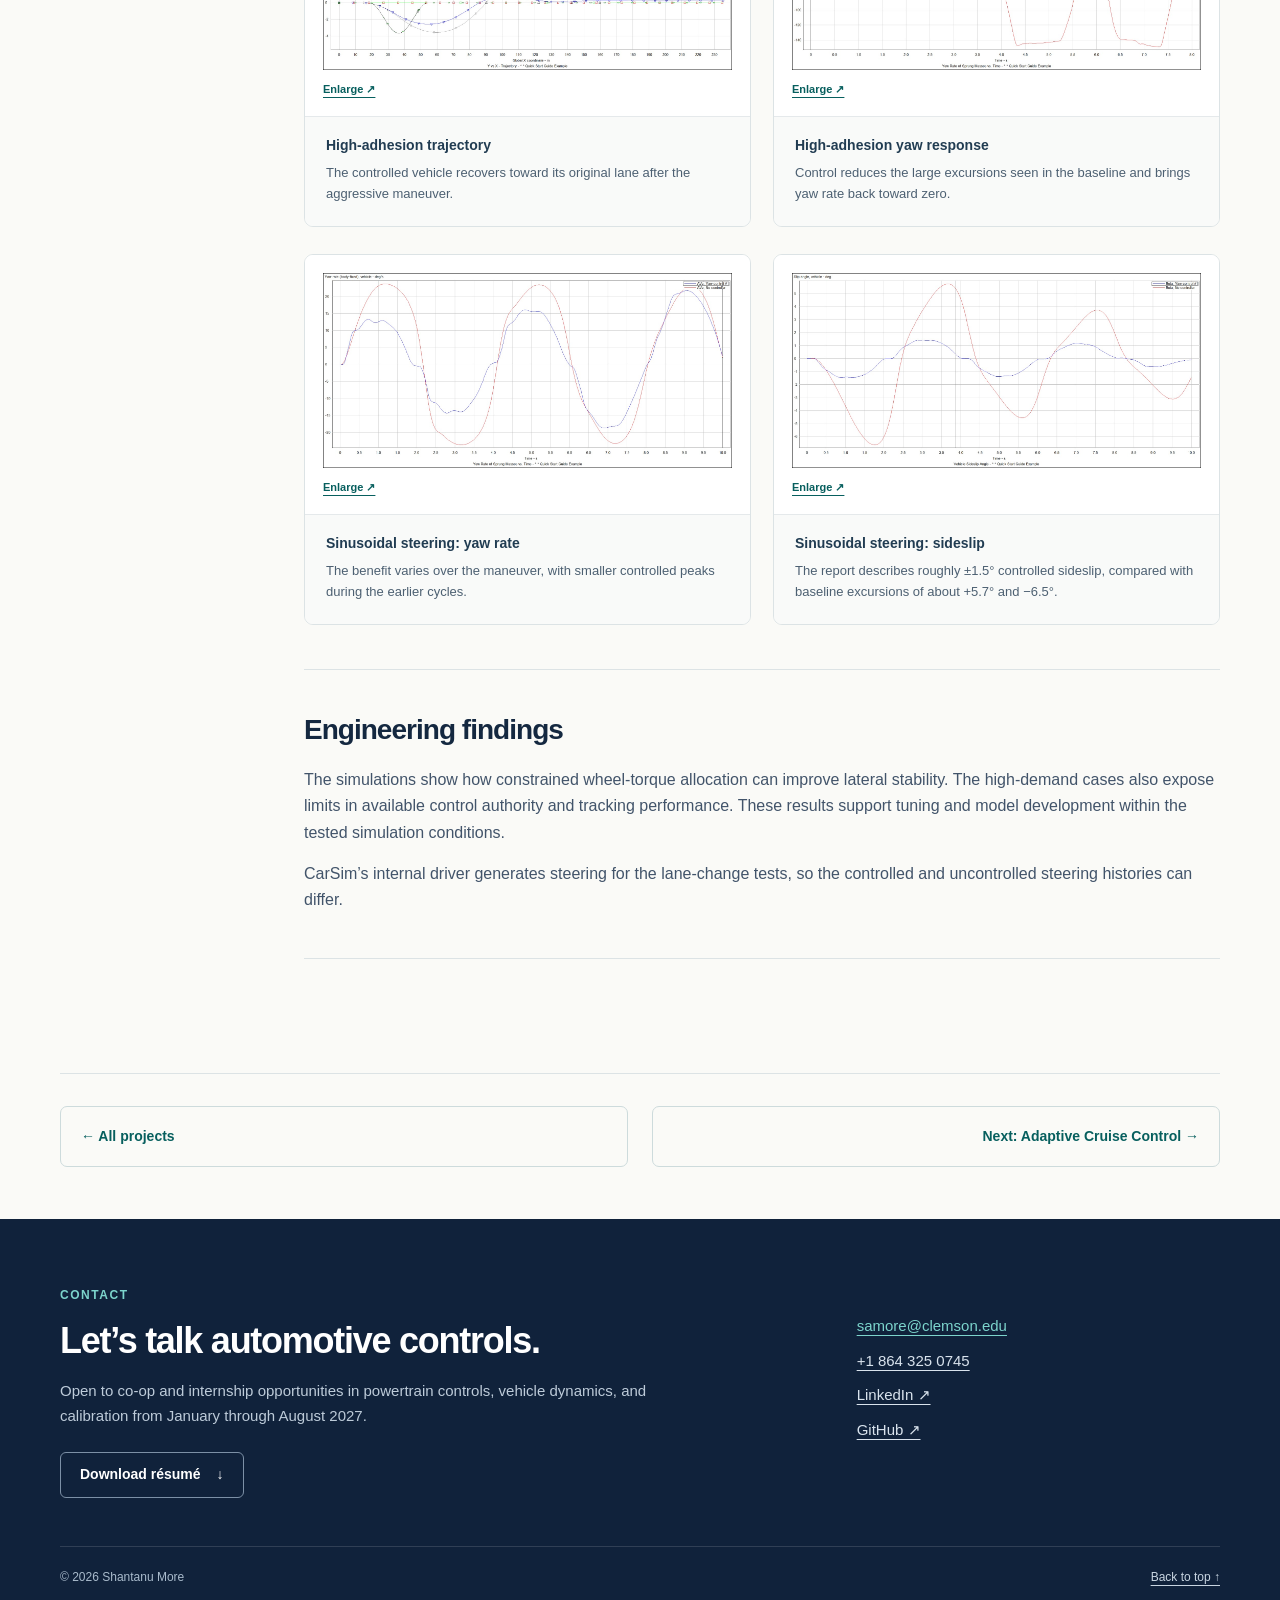
<file: projects/optimal-torque-allocation.html>
<!DOCTYPE html>
<html lang="en">
<head>
<meta charset="UTF-8">
<meta name="viewport" content="width=device-width, initial-scale=1">
<title>Optimal Torque Allocation for EV Stability Control | Shantanu More</title>
<meta name="description" content="Coordinated wheel-torque allocation to improve yaw response and sideslip behavior under demanding maneuvers.">
<meta name="theme-color" content="#10223b">
<link rel="icon" href="../assets/favicon.svg" type="image/svg+xml">
<link rel="stylesheet" href="../css/styles.css">
<script src="../js/script.js" defer></script>
</head>
<body class="project-page">
<a class="skip-link" href="#main">Skip to content</a><header class="site-header"><div class="container header-inner">
<a class="brand" href="../index.html#home" aria-label="Shantanu More, home">SHANTANU<span> MORE</span></a><button class="menu-toggle" type="button" aria-controls="site-nav" aria-expanded="false" hidden>Menu</button><nav id="site-nav" class="site-nav" aria-label="Primary navigation"><a href="../index.html#projects">Projects</a><a href="../index.html#experience">Experience</a><a href="../index.html#education">Education</a><a href="../index.html#skills">Skills</a><a href="../index.html#contact">Contact</a></nav>
</div></header><main id="main"><header class="project-hero"><div class="container">
<nav class="breadcrumb" aria-label="Breadcrumb"><a href="../index.html#projects">Projects</a><span aria-hidden="true">/</span><span>Optimal Torque Allocation</span></nav><p class="eyebrow">Vehicle dynamics &amp; control</p>
<h1>Optimal Torque Allocation for EV Stability Control</h1>
<p class="project-deck">Coordinated wheel-torque allocation to improve yaw response and sideslip behavior under demanding maneuvers.</p>
<div class="tags">
<span>MATLAB</span><span>Simulink</span><span>CarSim</span><span>MPC</span>
</div>
<p class="project-meta">Academic team project · Model-in-the-loop simulation</p>
</div></header><div class="container project-highlights">
<div class="highlight">
<strong>≈83%</strong><span>Peak yaw-rate reduction in low-friction DLC</span>
</div>
<div class="highlight">
<strong>25 ms</strong><span>MPC sampling interval</span>
</div>
<div class="highlight">
<strong>3 maneuvers</strong><span>High- and low-adhesion simulation cases</span>
</div>
</div>
<div class="container project-layout">
<aside class="project-toc"><nav aria-label="On this page"><p class="eyebrow">On this page</p>
<ul>
<li><a href="#overview">Project overview</a></li>

<li><a href="#architecture">Control architecture</a></li>
<li><a href="#low-friction">Low-friction lane change</a></li>
<li><a href="#additional-cases">Additional test cases</a></li>
<li><a href="#findings">Engineering findings</a></li>
</ul></nav></aside><article class="project-content"><section id="overview"><h2>Project overview</h2>
<p>A hierarchical controller combined an upper-level Mamdani fuzzy controller with a constrained model predictive torque allocator for a four-wheel independently driven electric vehicle. The controller was evaluated against an uncontrolled baseline in MATLAB/Simulink–CarSim co-simulation.</p></section><section id="architecture"><h2>Control architecture</h2>
<p>A bicycle reference model defines desired yaw behavior. The fuzzy controller translates yaw-rate and sideslip errors into corrective yaw-moment demand. The MPC distributes that demand among the four wheels using a prediction model based on wheel-slip dynamics.</p>
<figure class="project-figure wide-figure"><a class="figure-link" href="../assets/figures/torque-architecture.jpeg" data-lightbox aria-label="Enlarge: Simulink–CarSim control loop"><img src="../assets/figures/torque-architecture.jpeg" alt="Simulink–CarSim control loop" width="985" height="726" loading="lazy" decoding="async"><span class="figure-enlarge" aria-hidden="true">Enlarge ↗</span></a><figcaption><strong>Simulink–CarSim control loop</strong> Vehicle states and individual wheel measurements feed the supervisory yaw controller and constrained torque allocator.</figcaption></figure><div class="table-wrap" tabindex="0" role="region" aria-label="Data table"><table>
<thead><tr>
<th scope="col">Controller parameter</th>
<th scope="col">Configuration</th>
</tr></thead>
<tbody>
<tr>
<td>Sampling interval</td>
<td>25 ms</td>
</tr>
<tr>
<td>Prediction / control horizons</td>
<td>10 / 3 steps</td>
</tr>
<tr>
<td>Configured wheel-torque limits</td>
<td>±500 N·m</td>
</tr>
<tr>
<td>Torque-increment limit</td>
<td>200 N·m per step</td>
</tr>
<tr>
<td>Configured slip-ratio bounds</td>
<td>−0.2 to +0.2</td>
</tr>
</tbody>
</table></div>
<p>The quadratic objective balances yaw-moment tracking against torque variation. The implementation uses the Hildreth dual method to solve the constrained optimization problem.</p></section><section id="low-friction"><h2>Low-friction lane change</h2>
<p>The low-adhesion double lane change used an 80 km/h entry speed and road friction coefficient μ = 0.30. Peak yaw-rate magnitude decreased from approximately 77°/s to 13°/s, a reduction of about 83% in this simulation.</p>
<div class="figure-group">
<figure class="project-figure"><a class="figure-link" href="../assets/figures/torque-yaw-low-friction.jpeg" data-lightbox aria-label="Enlarge: Vehicle yaw rate"><img src="../assets/figures/torque-yaw-low-friction.jpeg" alt="Vehicle yaw rate" width="1600" height="763" loading="lazy" decoding="async"><span class="figure-enlarge" aria-hidden="true">Enlarge ↗</span></a><figcaption><strong>Vehicle yaw rate</strong> The controlled response stays within a smaller range while the baseline develops a large return-phase excursion.</figcaption></figure><figure class="project-figure"><a class="figure-link" href="../assets/figures/torque-sideslip-low-friction.jpeg" data-lightbox aria-label="Enlarge: Vehicle sideslip"><img src="../assets/figures/torque-sideslip-low-friction.jpeg" alt="Vehicle sideslip" width="1600" height="763" loading="lazy" decoding="async"><span class="figure-enlarge" aria-hidden="true">Enlarge ↗</span></a><figcaption><strong>Vehicle sideslip</strong> Sideslip remains close to zero in the controlled run, while the baseline develops a large excursion.</figcaption></figure>
</div>
<figure class="project-figure wide-figure"><a class="figure-link" href="../assets/figures/torque-path-low-friction.jpeg" data-lightbox aria-label="Enlarge: Trajectory and recovery"><img src="../assets/figures/torque-path-low-friction.jpeg" alt="Trajectory and recovery" width="1600" height="763" loading="lazy" decoding="async"><span class="figure-enlarge" aria-hidden="true">Enlarge ↗</span></a><figcaption><strong>Trajectory and recovery</strong> The controlled vehicle returns close to the target path, with some overshoot during recovery.</figcaption></figure><figure class="project-figure wide-figure"><a class="figure-link" href="../assets/figures/torque-wheel-torques.jpeg" data-lightbox aria-label="Enlarge: Individual wheel-torque commands"><img src="../assets/figures/torque-wheel-torques.jpeg" alt="Individual wheel-torque commands" width="1506" height="992" loading="lazy" decoding="async"><span class="figure-enlarge" aria-hidden="true">Enlarge ↗</span></a><figcaption><strong>Individual wheel-torque commands</strong> Left–right and front–rear torque redistribution generates corrective yaw action during the maneuver.</figcaption></figure></section><section id="additional-cases"><h2>Additional test cases</h2>
<div class="table-wrap" tabindex="0" role="region" aria-label="Data table"><table>
<thead><tr>
<th scope="col">Maneuver</th>
<th scope="col">Speed</th>
<th scope="col">Road friction μ</th>
</tr></thead>
<tbody>
<tr>
<td>Tight double lane change</td>
<td>120 km/h entry</td>
<td>0.85</td>
</tr>
<tr>
<td>Low-friction double lane change</td>
<td>80 km/h entry</td>
<td>0.30</td>
</tr>
<tr>
<td>Sinusoidal steering</td>
<td>100 km/h</td>
<td>0.85</td>
</tr>
</tbody>
</table></div>
<div class="figure-group">
<figure class="project-figure"><a class="figure-link" href="../assets/figures/torque-path-high-friction.jpeg" data-lightbox aria-label="Enlarge: High-adhesion trajectory"><img src="../assets/figures/torque-path-high-friction.jpeg" alt="High-adhesion trajectory" width="1600" height="763" loading="lazy" decoding="async"><span class="figure-enlarge" aria-hidden="true">Enlarge ↗</span></a><figcaption><strong>High-adhesion trajectory</strong> The controlled vehicle recovers toward its original lane after the aggressive maneuver.</figcaption></figure><figure class="project-figure"><a class="figure-link" href="../assets/figures/torque-yaw-high-friction.jpeg" data-lightbox aria-label="Enlarge: High-adhesion yaw response"><img src="../assets/figures/torque-yaw-high-friction.jpeg" alt="High-adhesion yaw response" width="1600" height="763" loading="lazy" decoding="async"><span class="figure-enlarge" aria-hidden="true">Enlarge ↗</span></a><figcaption><strong>High-adhesion yaw response</strong> Control reduces the large excursions seen in the baseline and brings yaw rate back toward zero.</figcaption></figure>
</div>
<div class="figure-group">
<figure class="project-figure"><a class="figure-link" href="../assets/figures/torque-yaw-sine.jpeg" data-lightbox aria-label="Enlarge: Sinusoidal steering: yaw rate"><img src="../assets/figures/torque-yaw-sine.jpeg" alt="Sinusoidal steering: yaw rate" width="1600" height="763" loading="lazy" decoding="async"><span class="figure-enlarge" aria-hidden="true">Enlarge ↗</span></a><figcaption><strong>Sinusoidal steering: yaw rate</strong> The benefit varies over the maneuver, with smaller controlled peaks during the earlier cycles.</figcaption></figure><figure class="project-figure"><a class="figure-link" href="../assets/figures/torque-sideslip-sine.jpeg" data-lightbox aria-label="Enlarge: Sinusoidal steering: sideslip"><img src="../assets/figures/torque-sideslip-sine.jpeg" alt="Sinusoidal steering: sideslip" width="1600" height="763" loading="lazy" decoding="async"><span class="figure-enlarge" aria-hidden="true">Enlarge ↗</span></a><figcaption><strong>Sinusoidal steering: sideslip</strong> The report describes roughly ±1.5° controlled sideslip, compared with baseline excursions of about +5.7° and −6.5°.</figcaption></figure>
</div></section><section id="findings"><h2>Engineering findings</h2>
<p>The simulations show how constrained wheel-torque allocation can improve lateral stability. The high-demand cases also expose limits in available control authority and tracking performance. These results support tuning and model development within the tested simulation conditions.</p>
<p>CarSim’s internal driver generates steering for the lane-change tests, so the controlled and uncontrolled steering histories can differ.</p></section></article>
</div>
<nav class="container project-pagination" aria-label="Project navigation"><a href="../index.html#projects">← All projects</a><a href="adaptive-cruise-control.html">Next: Adaptive Cruise Control →</a></nav></main><footer id="contact" class="site-footer"><div class="container">
<div class="footer-top">
<div>
<p class="eyebrow">Contact</p>
<h2>Let’s talk automotive controls.</h2>
<p>Open to co-op and internship opportunities in powertrain controls, vehicle dynamics, and calibration from January through August 2027.</p>
<a class="button button-secondary" href="../assets/Shantanu_More_Resume.pdf" download>Download résumé <span aria-hidden="true">↓</span></a>
</div>
<div class="contact-links">
<a href="mailto:samore@clemson.edu">samore@clemson.edu</a><a href="tel:+18643250745">+1 864 325 0745</a><a href="https://www.linkedin.com/in/shantanu-more-436786247" target="_blank" rel="noopener noreferrer">LinkedIn ↗</a><a href="https://github.com/samore9901" target="_blank" rel="noopener noreferrer">GitHub ↗</a>
</div>
</div>
<div class="footer-bottom">
<span>© <span id="year">2026</span> Shantanu More</span><a href="#main">Back to top ↑</a>
</div>
</div></footer>
</body>
</html>
</file>
<file: css/styles.css>
/* Shantanu More — automotive controls portfolio.
   Shared presentation for the home page and five project detail pages. */
:root {
  --navy: #10223b;
  --navy-deep: #0c1b30;
  --navy-soft: #172e48;
  --ink: #142840;
  --muted: #536276;
  --paper: #fafaf7;
  --soft: #f0f3f2;
  --white: #fff;
  --line: #dce3e5;
  --teal: #087b79;
  --teal-dark: #075f5e;
  --teal-light: #7cd4cc;
  --max-width: 1160px;
  --gutter: clamp(20px, 4vw, 48px);
  --radius: 12px;
  --font: -apple-system, BlinkMacSystemFont, "Segoe UI", Arial, sans-serif;
}
*, *::before, *::after { box-sizing: border-box; }
html { scroll-behavior: smooth; scroll-padding-top: 100px; }
body { margin: 0; font-family: var(--font); font-size: 16px; line-height: 1.65; color: var(--ink); background: var(--paper); -webkit-font-smoothing: antialiased; }
body.dialog-open { overflow: hidden; }
img { display: block; max-width: 100%; height: auto; }
figure, p { margin: 0; }
button, input, textarea, select { font: inherit; }
button { cursor: pointer; }
a { color: var(--teal-dark); text-underline-offset: 4px; text-decoration-thickness: 1px; }
a:hover { text-decoration-thickness: 2px; }
h1, h2, h3, h4 { margin: 0; line-height: 1.18; font-weight: 650; letter-spacing: -.035em; }
h1 { font-size: clamp(42px, 5.1vw, 66px); }
h2 { font-size: clamp(30px, 3.2vw, 42px); }
h3 { font-size: 22px; }
p, li { overflow-wrap: break-word; }
::selection { background: #bce9e4; color: var(--navy); }
:focus-visible { outline: 3px solid var(--teal); outline-offset: 5px; }
[hidden] { display: none !important; }
.container { width: min(calc(100% - var(--gutter) * 2), var(--max-width)); margin-inline: auto; }
.container > *, .hero-grid > *, .project-grid > *, .project-layout > *, .figure-group > *, .footer-top > * { min-width: 0; }
.skip-link { position: fixed; left: 20px; top: 12px; z-index: 100; padding: 10px 18px; background: var(--white); color: var(--navy); border: 2px solid var(--teal); border-radius: 6px; transform: translateY(-160%); }
.skip-link:focus { transform: none; }
.eyebrow { margin: 0 0 16px; font-size: 12px; font-weight: 700; line-height: 1.5; letter-spacing: .13em; text-transform: uppercase; color: var(--teal-dark); }
.section { padding: 88px 0; }
.section-soft { background: var(--soft); }
.section-heading { max-width: 710px; margin-bottom: 34px; }
.section-heading .eyebrow { margin-bottom: 9px; }
.section-heading > p:last-child:not(.eyebrow) { margin-top: 14px; color: var(--muted); font-size: 17px; }
section[id], footer[id] { scroll-margin-top: 100px; }

/* Navigation stays readable, without an overlay on the content. */
.site-header { position: sticky; top: 0; z-index: 40; background: var(--navy); color: var(--white); border-bottom: 1px solid #ffffff20; }
.header-inner { min-height: 80px; display: flex; align-items: center; justify-content: space-between; gap: 28px; }
.brand { color: var(--white); text-decoration: none; font-size: 15px; font-weight: 700; letter-spacing: .085em; white-space: nowrap; }
.brand span { color: var(--teal-light); }
.site-nav { display: flex; align-items: center; flex-wrap: wrap; gap: 28px; }
.site-nav a { color: #e0e7ef; font-size: 14px; text-decoration: none; padding: 8px 0; border-bottom: 2px solid transparent; }
.site-nav a:hover, .site-nav a[aria-current], .site-nav a.is-active { color: var(--teal-light); border-bottom-color: var(--teal-light); }
.site-header :focus-visible, .hero :focus-visible, .project-hero :focus-visible, .site-footer :focus-visible { outline-color: var(--teal-light); }
.menu-toggle { display: none; color: var(--white); background: transparent; border: 1px solid #91a3b7; border-radius: 6px; padding: 7px 13px; min-width: 70px; min-height: 42px; font-size: 14px; }

/* The portrait anchors the introduction; the work follows directly below. */
.hero { background: var(--navy); color: var(--white); padding: 72px 0 76px; }
.hero-grid { display: grid; grid-template-columns: minmax(0, 1.65fr) minmax(250px, 1fr); gap: clamp(36px, 6vw, 96px); align-items: center; }
.hero .eyebrow, .project-hero .eyebrow, .site-footer .eyebrow { color: var(--teal-light); }
.hero h1 { max-width: 650px; letter-spacing: -.055em; }
.lead { font-size: clamp(19px, 2vw, 23px); line-height: 1.45; color: #e0e7ed; margin-top: 22px; }
.hero-summary, .availability { font-size: 17px; }
.hero-summary { margin-top: 22px; color: #c5d0dc; max-width: 590px; line-height: 1.75; }
.button-row { display: flex; align-items: center; flex-wrap: wrap; gap: 12px; margin-top: 30px; }
.button { display: inline-flex; align-items: center; justify-content: center; gap: 16px; min-height: 46px; padding: 10px 19px; border: 1px solid transparent; border-radius: 6px; font-size: 14px; font-weight: 650; line-height: 1.4; text-decoration: none; }
.button:hover { text-decoration: none; }
.button-primary { color: var(--navy-deep); background: var(--teal-light); border-color: var(--teal-light); }
.button-primary:hover { background: #a1e3dc; border-color: #a1e3dc; }
.button-secondary { color: var(--ink); background: transparent; border-color: #a6b5c0; }
.button-secondary:hover { color: var(--teal-dark); background: #e9f5f2; border-color: var(--teal); }
.hero .button-secondary, .project-hero .button-secondary, .site-footer .button-secondary { color: var(--white); border-color: #7c90a6; }
.hero .button-secondary:hover, .project-hero .button-secondary:hover, .site-footer .button-secondary:hover { background: #ffffff0b; border-color: var(--teal-light); color: var(--teal-light); }
.text-link { font-weight: 600; }
.availability { margin-top: 24px; color: #d1dce6; font-weight: 700; line-height: 1.6; }
.hero-photo { width: 100%; max-width: 360px; justify-self: end; }
.hero-photo img { width: 100%; aspect-ratio: 4 / 4.8; object-fit: cover; object-position: center 30%; border-radius: var(--radius); background: var(--navy-soft); }
.photo-caption { margin-top: 13px; padding-left: 1px; color: #bac9d6; font-size: 12px; letter-spacing: .04em; }
.expertise-strip { background: var(--navy-deep); color: #ced8e3; border-top: 1px solid #ffffff12; }
.expertise-strip > .container { display: flex; justify-content: space-between; gap: 20px; padding: 20px 0; }
.expertise-strip span { font-size: 13px; font-weight: 550; letter-spacing: .01em; }

/* Project cards keep genuine engineering figures intact. */
.project-grid { display: grid; grid-template-columns: repeat(2, minmax(0, 1fr)); gap: 28px; }
.project-card { display: flex; flex-direction: column; background: var(--white); border: 1px solid var(--line); border-radius: var(--radius); overflow: hidden; }
.project-image { display: flex; align-items: center; justify-content: center; aspect-ratio: 16 / 9; background: #fff; border-bottom: 1px solid var(--line); padding: 18px; overflow: hidden; }
.project-image img { width: 100%; height: 100%; object-fit: contain; }
.project-card-body { display: flex; flex-direction: column; flex: 1; padding: 27px 28px 28px; }
.project-category { color: var(--teal-dark); font-size: 11px; font-weight: 700; line-height: 1.5; letter-spacing: .1em; text-transform: uppercase; margin-bottom: 10px; }
.project-card h3 { font-size: 25px; line-height: 1.25; }
.project-card h3 a { color: var(--ink); text-decoration: none; }
.project-card h3 a:hover { color: var(--teal-dark); text-decoration: underline; }
.project-summary { margin-top: 14px; color: var(--muted); font-size: 15px; line-height: 1.75; }
.tags { display: flex; flex-wrap: wrap; gap: 7px; margin-top: 20px; }
.tags span { display: inline-block; padding: 4px 9px; font-size: 11px; font-weight: 550; line-height: 1.4; color: #3b5361; background: #eef3f3; border: 1px solid #e0e8e8; border-radius: 4px; }
.project-result { margin-top: 22px; padding: 14px 0 0; border-top: 1px solid #e7ebed; font-size: 14px; font-weight: 600; line-height: 1.6; color: var(--ink); }
.project-card-footer { margin-top: auto; padding-top: 22px; }
.project-card-footer .button { font-size: 13px; min-height: 42px; padding: 9px 15px; }

/* Résumé content is organized by role, with dates in a stable column. */
.experience-list { border-top: 1px solid #d0dadd; }
.experience-item { display: grid; grid-template-columns: 190px minmax(0, 1fr); gap: 36px; padding: 32px 0; border-bottom: 1px solid #d0dadd; }
.experience-meta { color: var(--muted); font-size: 13px; padding-top: 4px; }
.experience-content h3 { font-size: 21px; letter-spacing: -.02em; }
.experience-content .org { color: var(--teal-dark); font-size: 15px; font-weight: 550; margin-top: 7px; }
.experience-content ul { padding-left: 19px; margin: 18px 0 0; color: #415367; font-size: 15px; }
.experience-content li + li { margin-top: 8px; }
.experience-content li::marker { color: #6a9695; }
.education-grid { display: grid; grid-template-columns: repeat(2, minmax(0, 1fr)); gap: 26px; }
.education-card { border: 1px solid var(--line); border-radius: var(--radius); padding: 28px; background: var(--white); }
.row-title { display: flex; gap: 16px; flex-wrap: wrap; align-items: flex-start; justify-content: space-between; }
.row-title h3 { font-size: 21px; }
.gpa { display: inline-block; white-space: nowrap; padding: 3px 9px; color: var(--teal-dark); background: #edf5f2; font-size: 11px; font-weight: 700; border-radius: 4px; }
.degree { margin-top: 16px; font-size: 15px; color: #3c4e62; }
.meta { margin-top: 10px; color: var(--muted); font-size: 13px; }
.skills-grid { display: grid; grid-template-columns: repeat(3, minmax(0, 1fr)); gap: 35px; }
.skill-group { border-top: 2px solid #86aaa7; padding-top: 20px; }
.skill-group h3 { font-size: 19px; line-height: 1.35; letter-spacing: -.02em; }
.skill-group ul { list-style: none; padding: 0; margin: 16px 0 0; color: #44566a; font-size: 14px; }
.skill-group li + li { margin-top: 7px; }
.certifications { margin-top: 38px; padding-top: 25px; border-top: 1px solid #d0dadd; }
.certifications h3 { font-size: 16px; margin-bottom: 12px; }
.certifications p { font-size: 13px; color: var(--muted); }
.certifications p + p { margin-top: 5px; }

/* Contact section. */
.site-footer { padding: 67px 0 24px; background: var(--navy); color: #d1dae5; }
.footer-top { display: grid; grid-template-columns: minmax(0, 1.6fr) minmax(230px, .8fr); gap: 70px; padding-bottom: 48px; }
.footer-top h2 { color: var(--white); font-size: clamp(27px, 3vw, 36px); max-width: 600px; }
.footer-top p:not(.eyebrow) { margin-top: 17px; color: #bdcbd9; font-size: 15px; max-width: 620px; }
.footer-top .button { margin-top: 23px; }
.contact-links { display: flex; flex-direction: column; align-items: flex-start; gap: 10px; padding-top: 28px; }
.contact-links a { color: #d9e3ed; font-size: 15px; overflow-wrap: anywhere; }
.contact-links a:first-child { color: var(--teal-light); }
.footer-bottom { display: flex; justify-content: space-between; align-items: center; flex-wrap: wrap; gap: 16px; padding-top: 21px; border-top: 1px solid #ffffff22; font-size: 12px; color: #a9bbcc; }
.footer-bottom a { color: #c8d5e1; }

/* Project detail pages. */
.project-hero { padding: 32px 0 57px; background: var(--navy); color: var(--white); }
.breadcrumb { display: flex; flex-wrap: wrap; align-items: center; gap: 9px; color: #b8c8d8; font-size: 13px; margin-bottom: 36px; }
.breadcrumb a { color: #d2dfe9; }
.project-hero h1 { max-width: 950px; font-size: clamp(35px, 4.5vw, 54px); line-height: 1.14; }
.project-deck { color: #c8d4df; max-width: 830px; margin-top: 22px; font-size: 18px; line-height: 1.7; }
.project-hero .tags { margin-top: 26px; }
.project-hero .tags span { background: #ffffff09; color: #d6e4e9; border-color: #ffffff30; font-size: 12px; padding: 5px 10px; }
.project-meta { display: flex; align-items: center; flex-wrap: wrap; gap: 12px 28px; color: #bfcedc; font-size: 13px; margin-top: 22px; }
.project-meta a { color: var(--teal-light); }
.project-layout { display: grid; grid-template-columns: 190px minmax(0, 1fr); align-items: start; gap: 54px; padding-top: 60px; padding-bottom: 76px; }
.project-toc { position: sticky; top: 116px; padding-left: 16px; border-left: 2px solid #d8e1e0; font-size: 13px; }
.project-toc h2, .project-toc h3, .project-toc > p { font-size: 11px; font-weight: 700; letter-spacing: .1em; text-transform: uppercase; line-height: 1.5; margin-bottom: 12px; color: var(--muted); }
.project-toc nav { display: flex; flex-direction: column; gap: 9px; }
.project-toc ul, .project-toc ol { margin: 0; padding: 0; list-style: none; }
.project-toc li + li { margin-top: 9px; }
.project-toc a { display: block; color: #4b5d70; text-decoration: none; line-height: 1.5; padding-block: 4px; }
.project-toc a:hover, .project-toc a.is-active { color: var(--teal-dark); text-decoration: underline; }
.project-content { max-width: 916px; }
.project-content section { padding-bottom: 44px; margin-bottom: 42px; border-bottom: 1px solid var(--line); }
.project-content section:last-child { margin-bottom: 0; }
.project-content h2 { font-size: 28px; line-height: 1.25; margin-bottom: 20px; }
.project-content h3 { font-size: 21px; line-height: 1.35; margin: 26px 0 13px; }
.project-content p { color: #42546a; margin-top: 15px; }
.project-content p:first-child { margin-top: 0; }
.project-content ul, .project-content ol { color: #42546a; padding-left: 21px; margin: 17px 0 20px; }
.project-content li + li { margin-top: 8px; }
.project-content strong { color: #253d54; }
.project-highlights { display: grid; grid-template-columns: repeat(3, minmax(0, 1fr)); gap: 14px; margin: 27px auto 30px; }
.highlight { padding: 20px 17px; border: 1px solid #d6e4e1; border-radius: 8px; background: #eef5f2; }
.highlight strong { display: block; color: var(--teal-dark); font-size: 25px; line-height: 1.2; letter-spacing: -.03em; }
.highlight span { display: block; color: #4c6370; font-size: 12px; line-height: 1.55; margin-top: 9px; }
.figure-group { display: grid; grid-template-columns: repeat(2, minmax(0, 1fr)); gap: 22px; margin-top: 27px; }
.project-figure { background: var(--white); border: 1px solid var(--line); border-radius: 9px; overflow: hidden; margin-top: 25px; }
.figure-group .project-figure { margin-top: 0; }
.wide-figure { grid-column: 1 / -1; }
.figure-link { display: block; padding: 18px; background: var(--white); }
.figure-link img { width: 100%; height: auto; object-fit: contain; }
.figure-link:focus-visible { outline-offset: -5px; }
.project-figure figcaption { padding: 18px 21px 21px; border-top: 1px solid #e5e9eb; background: #f9faf9; font-size: 13px; color: #4d6072; line-height: 1.65; }
.project-figure figcaption strong { display: block; color: #213c52; font-size: 14px; line-height: 1.5; margin-bottom: 6px; }
.project-figure figcaption p { color: #4d6072; font-size: 13px; margin-top: 8px; }
.figure-enlarge { display: block; font-size: 11px; color: var(--teal-dark); margin-top: 10px; font-weight: 600; }
.table-wrap { width: 100%; overflow-x: auto; border: 1px solid var(--line); border-radius: 8px; margin: 23px 0; background: var(--white); }
table { width: 100%; border-collapse: collapse; text-align: left; font-size: 13px; line-height: 1.55; }
caption { padding: 12px 15px; text-align: left; color: var(--muted); font-size: 12px; }
th, td { padding: 13px 16px; border-bottom: 1px solid #e4eaec; vertical-align: top; }
th { background: #eef3f2; color: #244359; font-weight: 650; }
td { color: #44596b; }
tr:last-child td, tr:last-child th { border-bottom: 0; }
.note, .outcome { padding: 20px 23px; margin: 23px 0; border-left: 3px solid #4f9390; background: #edf4f1; border-radius: 0 6px 6px 0; font-size: 14px; color: #3d5868; }
.project-content .note p, .project-content .outcome p { color: #3d5868; }
.note strong, .outcome strong { color: #25475a; }
.project-pagination { display: grid; grid-template-columns: repeat(2, minmax(0, 1fr)); gap: 24px; padding-top: 32px; margin-top: 38px; margin-bottom: 52px; border-top: 1px solid var(--line); }
.project-pagination a { display: block; padding: 18px 20px; border: 1px solid #cddbdc; border-radius: 7px; color: var(--teal-dark); font-size: 14px; font-weight: 600; text-decoration: none; }
.project-pagination a:hover { border-color: var(--teal); background: #eef5f2; }
.project-pagination a:last-child { text-align: right; }
.project-pagination span { display: block; font-size: 11px; color: var(--muted); font-weight: 400; margin-bottom: 5px; }

/* Native dialog keeps figures available in full, with a normal link fallback. */
.figure-dialog { position: fixed; width: min(1320px, calc(100vw - 36px)); max-width: calc(100vw - 36px); max-height: calc(100dvh - 40px); padding: 48px 24px 22px; margin: auto; border: 0; border-radius: 9px; background: var(--white); color: var(--ink); overflow: auto; box-shadow: 0 20px 80px #0005; }
.figure-dialog:not([open]) { display: none; }
.figure-dialog::backdrop { background: #081526e8; }
.dialog-close { position: absolute; right: 14px; top: 9px; z-index: 1; display: inline-flex; align-items: center; gap: 7px; min-height: 34px; padding: 4px 11px; color: var(--ink); background: var(--white); border: 1px solid #aebbc5; border-radius: 5px; font-size: 12px; }
.dialog-close:hover { background: var(--soft); }
.dialog-image { display: block; width: auto; max-width: 100%; max-height: calc(100dvh - 220px); object-fit: contain; margin: 0 auto; }
.dialog-caption { max-width: 1000px; margin: 18px auto 0; padding-top: 14px; border-top: 1px solid var(--line); font-size: 13px; line-height: 1.55; color: #496074; }

@media (max-width: 1050px) {
  .site-nav { gap: 20px; }
  .project-layout { grid-template-columns: 160px minmax(0, 1fr); gap: 30px; }
  .hero-grid { gap: 40px; }
  .hero h1 { font-size: clamp(42px, 5.2vw, 58px); }
  .project-highlights { gap: 10px; }
  .highlight { padding: 18px 13px; }
}
@media (max-width: 800px) {
  .header-inner { min-height: 72px; flex-wrap: wrap; gap: 0 20px; }
  .site-nav { width: 100%; padding: 5px 0 18px; gap: 8px 24px; }
  .js .menu-toggle { display: block; }
  .js .site-nav { display: none; }
  .js .site-nav.is-open { display: flex; }
  .hero { padding: 52px 0 54px; }
  .hero-grid { grid-template-columns: minmax(0, 1.6fr) minmax(200px, 1fr); gap: 28px; }
  .hero .eyebrow { font-size: 10px; }
  .hero h1 { font-size: 43px; }
  .hero-summary, .availability { font-size: 15px; }
  .lead { font-size: 19px; }
  .hero-photo img { aspect-ratio: 4 / 5.5; }
  .section { padding: 64px 0; }
  .project-card-body { padding: 24px; }
  .project-card h3 { font-size: 23px; }
  .project-layout { grid-template-columns: minmax(0, 1fr); gap: 36px; padding-top: 30px; }
  .project-toc { position: static; border-left: 0; border-bottom: 1px solid var(--line); padding: 0 0 22px; }
  .project-toc nav, .project-toc ul, .project-toc ol { display: flex; flex-wrap: wrap; gap: 5px 20px; }
  .project-toc li + li { margin: 0; }
  .project-content { max-width: none; }
  .project-content h2 { font-size: 26px; }
  .experience-item { grid-template-columns: 150px minmax(0, 1fr); gap: 26px; }
  .skills-grid { gap: 24px; }
  .skill-group h3 { font-size: 17px; }
  .footer-top { gap: 30px; }
}
@media (max-width: 600px) {
  :root { --gutter: 20px; }
  body { font-size: 15px; }
  .brand { font-size: 13px; }
  .site-nav { gap: 5px 23px; }
  .hero-grid { grid-template-columns: minmax(0, 1fr); gap: 34px; }
  .hero h1 { font-size: clamp(38px, 10vw, 48px); }
  .hero .eyebrow { max-width: 310px; font-size: 10px; letter-spacing: .11em; }
  .hero-summary { max-width: 100%; }
  .hero-photo { width: min(100%, 280px); justify-self: start; }
  .hero-photo img { aspect-ratio: 4 / 4.5; }
  .button-row { gap: 10px; }
  .button { gap: 10px; padding-inline: 15px; font-size: 13px; }
  .expertise-strip > .container { flex-direction: column; gap: 7px; padding-block: 20px; }
  .expertise-strip span { font-size: 12px; }
  .section { padding: 54px 0; }
  .section-heading { margin-bottom: 27px; }
  .section-heading > p:last-child:not(.eyebrow) { font-size: 15px; }
  .project-grid, .education-grid, .skills-grid { grid-template-columns: minmax(0, 1fr); }
  .project-grid { gap: 24px; }
  .project-card-body { padding: 22px; }
  .project-image { padding: 12px; }
  .project-card h3 { font-size: 24px; }
  .project-summary { font-size: 14px; }
  .project-result { font-size: 13px; }
  .experience-item { grid-template-columns: minmax(0, 1fr); gap: 11px; padding: 27px 0; }
  .experience-meta { padding: 0; font-size: 12px; }
  .experience-content h3 { font-size: 20px; }
  .experience-content ul { font-size: 14px; }
  .experience-content .org { font-size: 14px; }
  .education-card { padding: 24px; }
  .skills-grid { gap: 30px; }
  .skill-group h3 { font-size: 19px; }
  .footer-top { grid-template-columns: minmax(0, 1fr); gap: 24px; padding-bottom: 32px; }
  .site-footer { padding-top: 50px; }
  .contact-links { padding-top: 0; gap: 12px; }
  .footer-top p:not(.eyebrow) { font-size: 14px; }
  .project-hero { padding: 23px 0 39px; }
  .breadcrumb { font-size: 12px; margin-bottom: 29px; }
  .project-hero h1 { font-size: 36px; }
  .project-deck { font-size: 16px; margin-top: 19px; }
  .project-meta { font-size: 12px; gap: 10px 20px; }
  .project-layout { padding-bottom: 54px; }
  .project-content h2 { font-size: 25px; }
  .project-content h3 { font-size: 20px; }
  .project-content section { padding-bottom: 30px; margin-bottom: 31px; }
  .project-highlights { grid-template-columns: minmax(0, 1fr); gap: 10px; }
  .highlight { padding: 16px 18px; }
  .highlight strong { font-size: 24px; }
  .highlight span { margin-top: 5px; }
  .figure-group { grid-template-columns: minmax(0, 1fr); gap: 20px; }
  .figure-link { padding: 10px; }
  .project-figure figcaption { padding: 16px; }
  .note, .outcome { padding: 17px 18px; font-size: 13px; }
  th, td { padding: 11px 12px; min-width: 95px; }
  .project-pagination { grid-template-columns: minmax(0, 1fr); gap: 12px; }
  .project-pagination a:last-child { text-align: left; }
  .figure-dialog { width: calc(100vw - 16px); max-width: calc(100vw - 16px); max-height: calc(100dvh - 24px); padding: 47px 10px 17px; }
  .dialog-caption { font-size: 12px; padding-inline: 5px; }
  .dialog-image { max-height: calc(100dvh - 210px); }
}
@media (prefers-reduced-motion: reduce) {
  html { scroll-behavior: auto; }
  *, *::before, *::after { animation: none !important; transition: none !important; scroll-behavior: auto !important; }
}
@media print {
  @page { margin: 16mm; }
  html { scroll-padding-top: 0; }
  body { background: #fff; color: #142840; font-size: 10pt; line-height: 1.5; }
  .container { width: 100%; max-width: none; }
  .site-header, .skip-link, .project-toc, .figure-dialog, .menu-toggle, .project-pagination, .figure-enlarge, .footer-bottom, .hero .button-row, .site-footer .button { display: none !important; }
  .hero, .project-hero, .site-footer, .expertise-strip { background: #fff; color: #142840; padding: 20px 0; }
  .hero h1, .project-hero h1 { font-size: 28pt; }
  .hero .eyebrow, .project-hero .eyebrow, .site-footer .eyebrow, .hero-summary, .lead, .availability, .project-deck, .project-meta, .site-footer h2, .site-footer p, .contact-links a, .photo-caption { color: #334d60 !important; }
  .hero-grid { grid-template-columns: 1fr 170px; gap: 30px; }
  .hero-photo { max-width: 160px; }
  .project-layout { display: block; padding: 22px 0; }
  .project-content { max-width: none; }
  .project-content section, .section { padding: 25px 0; margin: 0; }
  h2, h3, .section-heading { break-after: avoid; }
  .project-card, .education-card, .project-figure, .highlight, tr { break-inside: avoid; }
  .project-figure img { max-height: 100mm; object-fit: contain; }
  .figure-group { display: block; }
  .figure-group .project-figure { margin: 20px 0; }
  .project-grid, .education-grid { gap: 18px; }
  .project-image { max-height: 45mm; }
  .project-card-body { padding: 18px; }
  .project-card-footer { display: none; }
  .project-content h2, h2 { font-size: 19pt; }
  .table-wrap { overflow: visible; }
  .project-hero .tags span { color: #334d60; border-color: #c7d5dd; background: #fff; }
  .footer-top { padding-bottom: 0; }
  a { color: inherit; }
}
</file>
